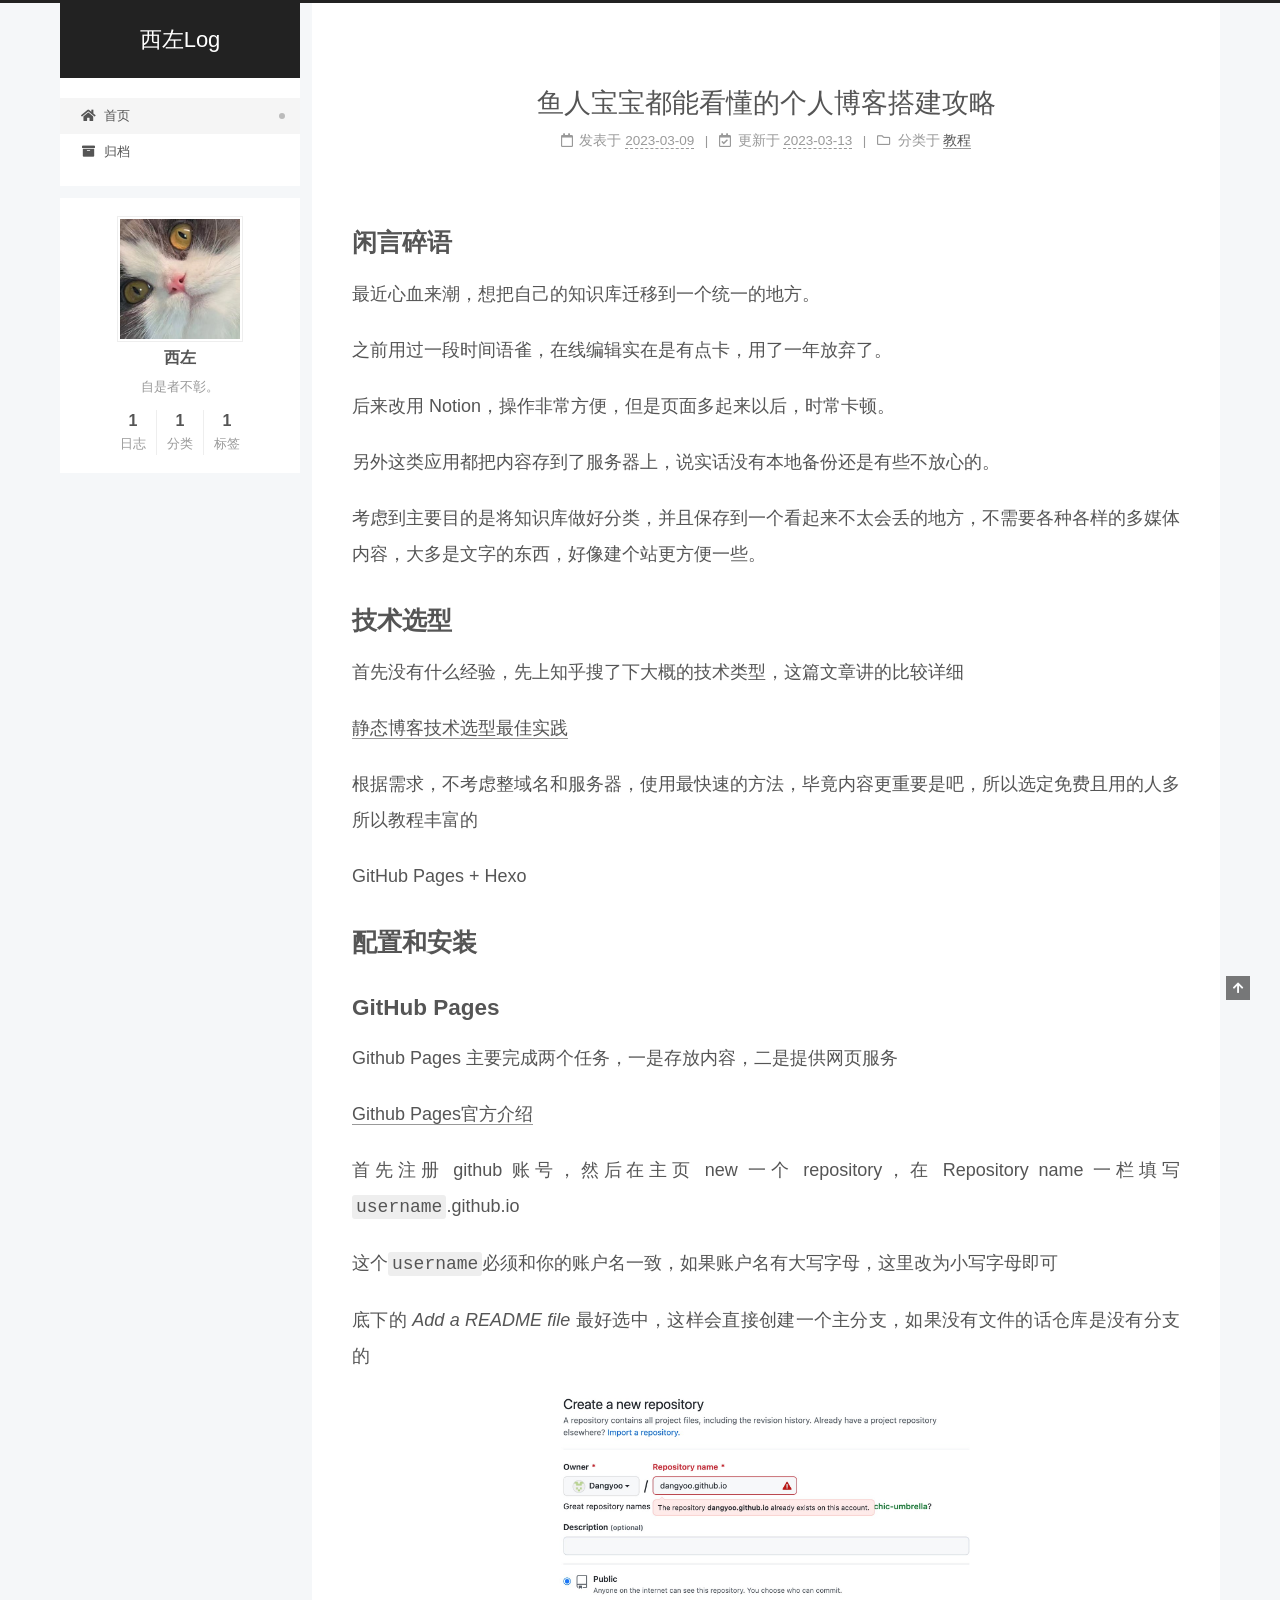
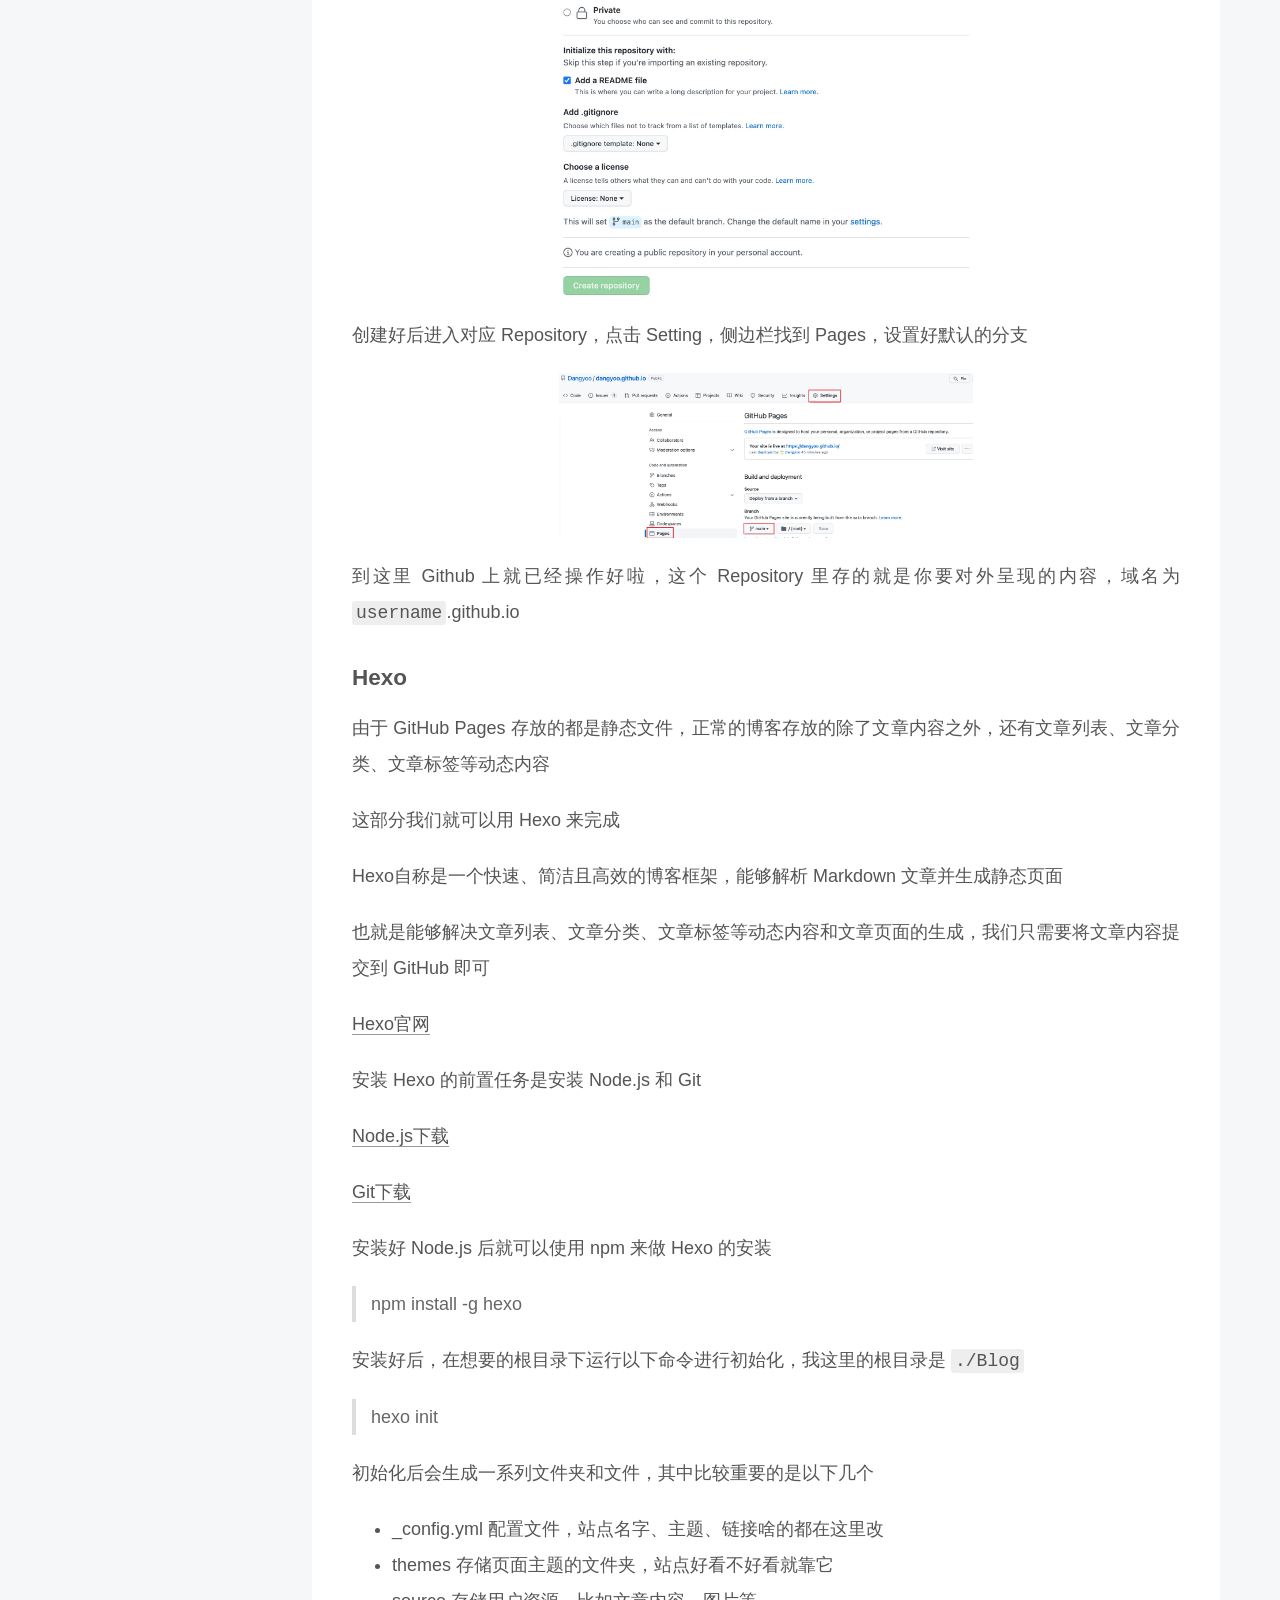
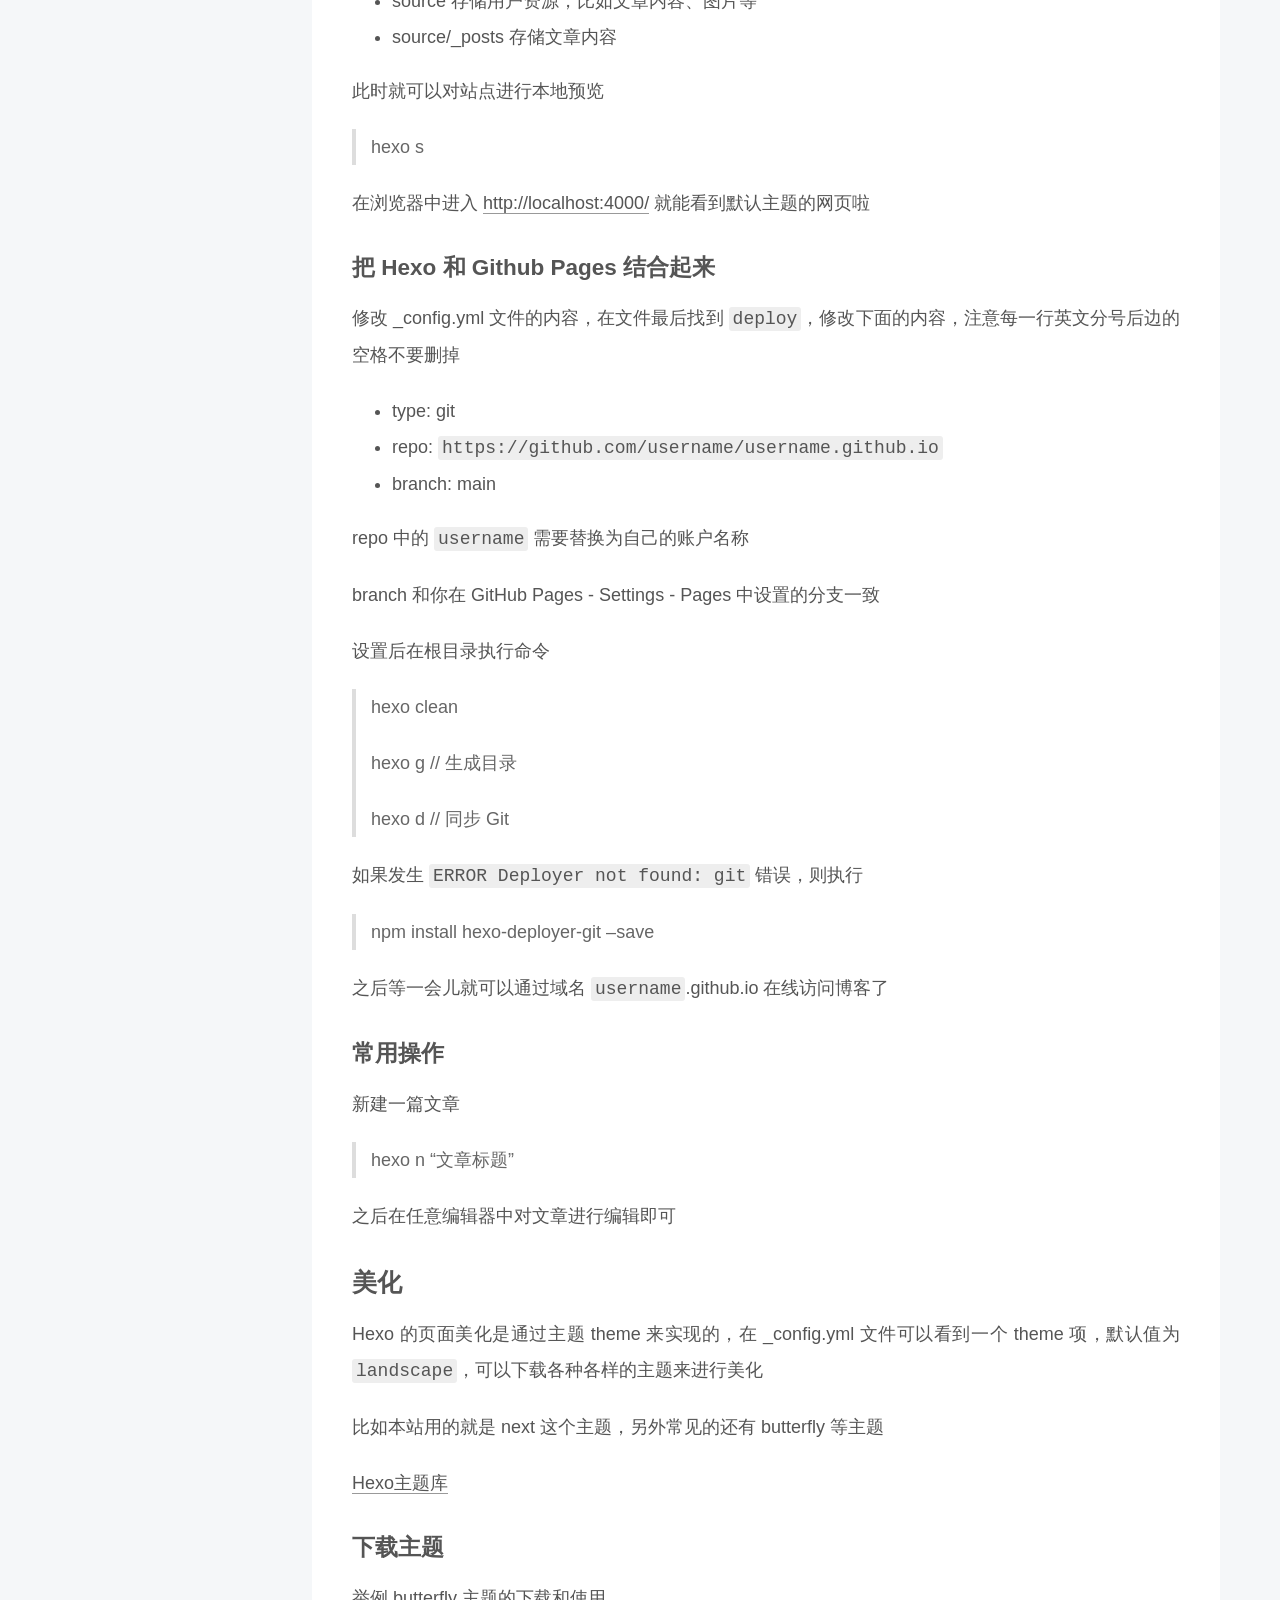
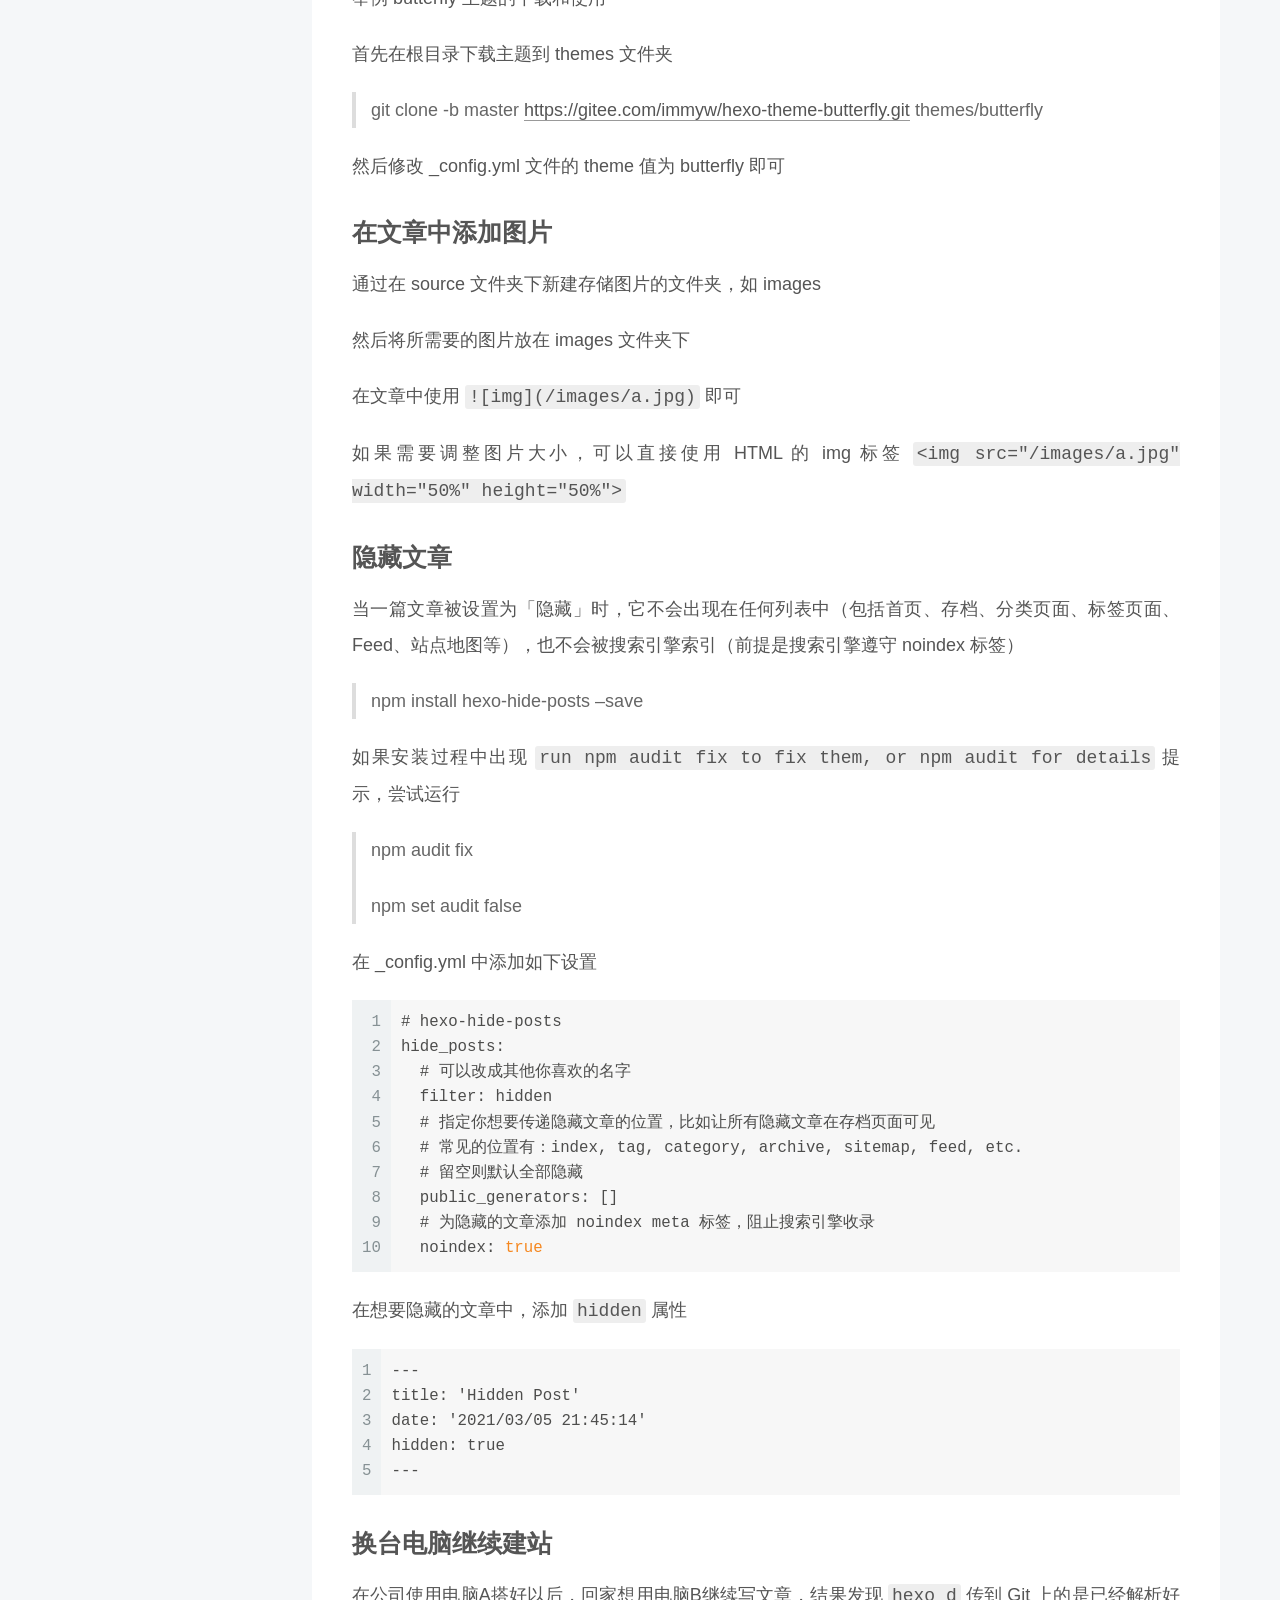
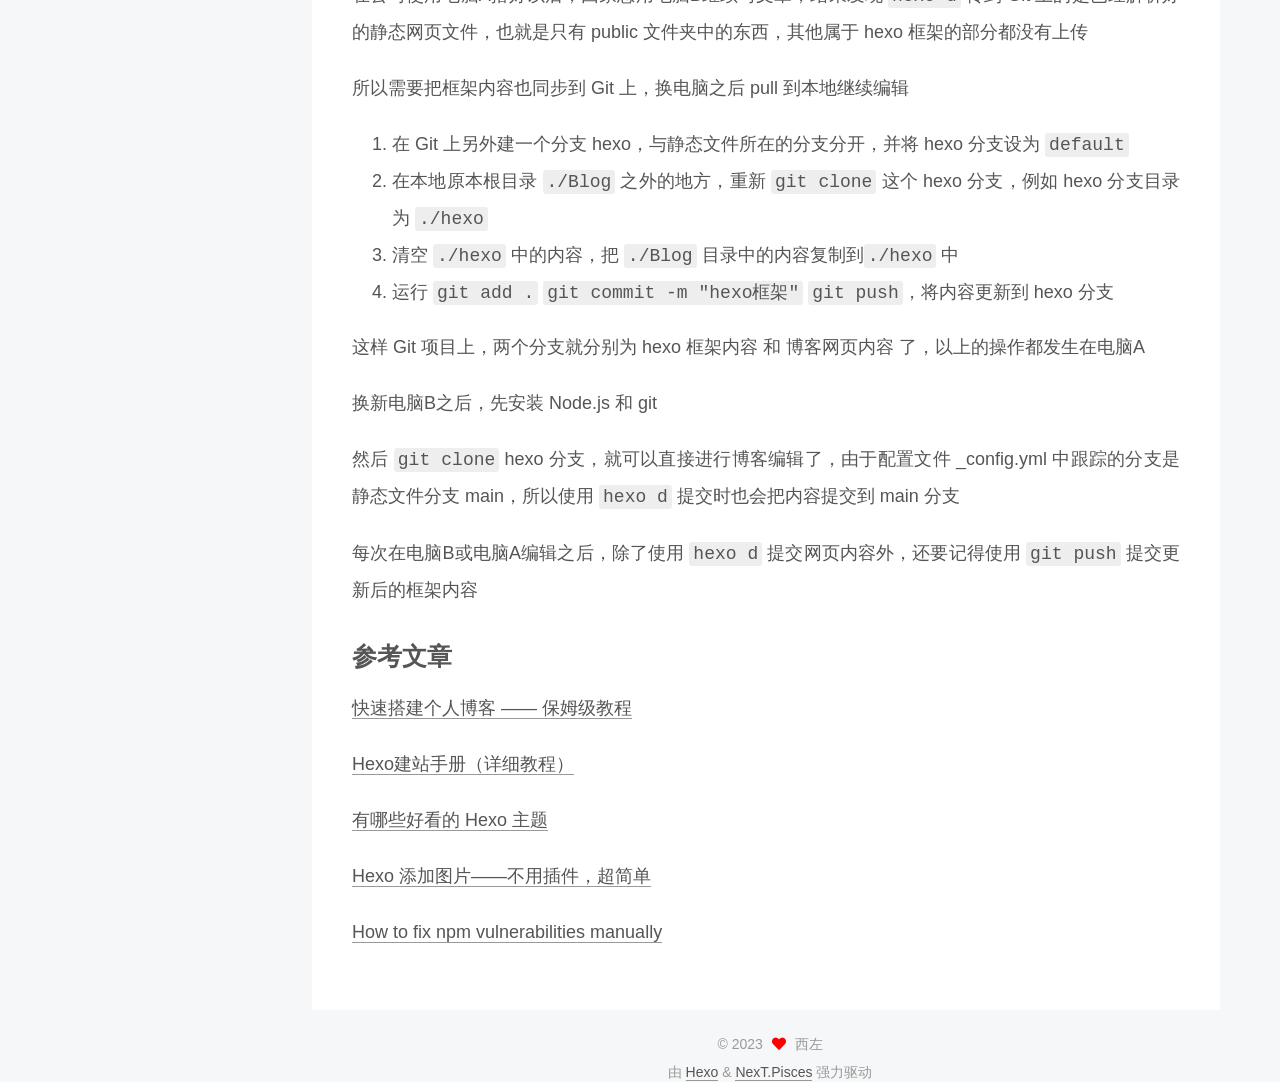
<file: index.html>
<!DOCTYPE html>
<html lang="zh-CN">
<head>
  <meta charset="UTF-8">
<meta name="viewport" content="width=device-width, initial-scale=1, maximum-scale=2">
<meta name="theme-color" content="#222">
<meta name="generator" content="Hexo 6.3.0">
  <link rel="apple-touch-icon" sizes="180x180" href="/images/apple-touch-icon-next.png">
  <link rel="icon" type="image/png" sizes="32x32" href="/images/favicon-32x32-next.png">
  <link rel="icon" type="image/png" sizes="16x16" href="/images/favicon-16x16-next.png">
  <link rel="mask-icon" href="/images/logo.svg" color="#222">

<link rel="stylesheet" href="/css/main.css">


<link rel="stylesheet" href="/lib/font-awesome/css/all.min.css">

<script id="hexo-configurations">
    var NexT = window.NexT || {};
    var CONFIG = {"hostname":"dangyoo.github.io","root":"/","scheme":"Pisces","version":"7.8.0","exturl":false,"sidebar":{"position":"left","display":"post","padding":18,"offset":12,"onmobile":false},"copycode":{"enable":false,"show_result":false,"style":null},"back2top":{"enable":true,"sidebar":false,"scrollpercent":false},"bookmark":{"enable":false,"color":"#222","save":"auto"},"fancybox":false,"mediumzoom":false,"lazyload":false,"pangu":false,"comments":{"style":"tabs","active":null,"storage":true,"lazyload":false,"nav":null},"algolia":{"hits":{"per_page":10},"labels":{"input_placeholder":"Search for Posts","hits_empty":"We didn't find any results for the search: ${query}","hits_stats":"${hits} results found in ${time} ms"}},"localsearch":{"enable":false,"trigger":"auto","top_n_per_article":1,"unescape":false,"preload":false},"motion":{"enable":true,"async":false,"transition":{"post_block":"fadeIn","post_header":"slideDownIn","post_body":"slideDownIn","coll_header":"slideLeftIn","sidebar":"slideUpIn"}}};
  </script>

  <meta name="description" content="自是者不彰。">
<meta property="og:type" content="website">
<meta property="og:title" content="西左Log">
<meta property="og:url" content="https://dangyoo.github.io/index.html">
<meta property="og:site_name" content="西左Log">
<meta property="og:description" content="自是者不彰。">
<meta property="og:locale" content="zh_CN">
<meta property="article:author" content="西左">
<meta name="twitter:card" content="summary">

<link rel="canonical" href="https://dangyoo.github.io/">


<script id="page-configurations">
  // https://hexo.io/docs/variables.html
  CONFIG.page = {
    sidebar: "",
    isHome : true,
    isPost : false,
    lang   : 'zh-CN'
  };
</script>

  <title>西左Log</title>
  


  <script>
    var _hmt = _hmt || [];
    (function() {
      var hm = document.createElement("script");
      hm.src = "https://hm.baidu.com/hm.js?15db7c636ac845c8c8fe0ca45dac6e54";
      var s = document.getElementsByTagName("script")[0];
      s.parentNode.insertBefore(hm, s);
    })();
  </script>




  <noscript>
  <style>
  .use-motion .brand,
  .use-motion .menu-item,
  .sidebar-inner,
  .use-motion .post-block,
  .use-motion .pagination,
  .use-motion .comments,
  .use-motion .post-header,
  .use-motion .post-body,
  .use-motion .collection-header { opacity: initial; }

  .use-motion .site-title,
  .use-motion .site-subtitle {
    opacity: initial;
    top: initial;
  }

  .use-motion .logo-line-before i { left: initial; }
  .use-motion .logo-line-after i { right: initial; }
  </style>
</noscript>

</head>

<body itemscope itemtype="http://schema.org/WebPage">
  <div class="container use-motion">
    <div class="headband"></div>

    <header class="header" itemscope itemtype="http://schema.org/WPHeader">
      <div class="header-inner"><div class="site-brand-container">
  <div class="site-nav-toggle">
    <div class="toggle" aria-label="切换导航栏">
      <span class="toggle-line toggle-line-first"></span>
      <span class="toggle-line toggle-line-middle"></span>
      <span class="toggle-line toggle-line-last"></span>
    </div>
  </div>

  <div class="site-meta">

    <a href="/" class="brand" rel="start">
      <span class="logo-line-before"><i></i></span>
      <h1 class="site-title">西左Log</h1>
      <span class="logo-line-after"><i></i></span>
    </a>
  </div>

  <div class="site-nav-right">
    <div class="toggle popup-trigger">
    </div>
  </div>
</div>




<nav class="site-nav">
  <ul id="menu" class="main-menu menu">
        <li class="menu-item menu-item-home">

    <a href="/" rel="section"><i class="fa fa-home fa-fw"></i>首页</a>

  </li>
        <li class="menu-item menu-item-archives">

    <a href="/archives/" rel="section"><i class="fa fa-archive fa-fw"></i>归档</a>

  </li>
  </ul>
</nav>




</div>
    </header>

    
  <div class="back-to-top">
    <i class="fa fa-arrow-up"></i>
    <span>0%</span>
  </div>


    <main class="main">
      <div class="main-inner">
        <div class="content-wrap">
          

          <div class="content index posts-expand">
            
      
  
  
  <article itemscope itemtype="http://schema.org/Article" class="post-block" lang="zh-CN">
    <link itemprop="mainEntityOfPage" href="https://dangyoo.github.io/2023/03/09/%E9%B1%BC%E4%BA%BA%E5%AE%9D%E5%AE%9D%E9%83%BD%E8%83%BD%E7%9C%8B%E6%87%82%E7%9A%84%E4%B8%AA%E4%BA%BA%E5%8D%9A%E5%AE%A2%E6%90%AD%E5%BB%BA%E6%94%BB%E7%95%A5/">

    <span hidden itemprop="author" itemscope itemtype="http://schema.org/Person">
      <meta itemprop="image" content="/images/avatar.jpeg">
      <meta itemprop="name" content="西左">
      <meta itemprop="description" content="自是者不彰。">
    </span>

    <span hidden itemprop="publisher" itemscope itemtype="http://schema.org/Organization">
      <meta itemprop="name" content="西左Log">
    </span>
      <header class="post-header">
        <h2 class="post-title" itemprop="name headline">
          
            <a href="/2023/03/09/%E9%B1%BC%E4%BA%BA%E5%AE%9D%E5%AE%9D%E9%83%BD%E8%83%BD%E7%9C%8B%E6%87%82%E7%9A%84%E4%B8%AA%E4%BA%BA%E5%8D%9A%E5%AE%A2%E6%90%AD%E5%BB%BA%E6%94%BB%E7%95%A5/" class="post-title-link" itemprop="url">鱼人宝宝都能看懂的个人博客搭建攻略</a>
        </h2>

        <div class="post-meta">
            <span class="post-meta-item">
              <span class="post-meta-item-icon">
                <i class="far fa-calendar"></i>
              </span>
              <span class="post-meta-item-text">发表于</span>

              <time title="创建时间：2023-03-09 15:17:10" itemprop="dateCreated datePublished" datetime="2023-03-09T15:17:10+08:00">2023-03-09</time>
            </span>
              <span class="post-meta-item">
                <span class="post-meta-item-icon">
                  <i class="far fa-calendar-check"></i>
                </span>
                <span class="post-meta-item-text">更新于</span>
                <time title="修改时间：2023-03-13 16:32:42" itemprop="dateModified" datetime="2023-03-13T16:32:42+08:00">2023-03-13</time>
              </span>
            <span class="post-meta-item">
              <span class="post-meta-item-icon">
                <i class="far fa-folder"></i>
              </span>
              <span class="post-meta-item-text">分类于</span>
                <span itemprop="about" itemscope itemtype="http://schema.org/Thing">
                  <a href="/categories/%E6%95%99%E7%A8%8B/" itemprop="url" rel="index"><span itemprop="name">教程</span></a>
                </span>
            </span>

          

        </div>
      </header>

    
    
    
    <div class="post-body" itemprop="articleBody">

      
          <h2 id="闲言碎语"><a href="#闲言碎语" class="headerlink" title="闲言碎语"></a>闲言碎语</h2><p>最近心血来潮，想把自己的知识库迁移到一个统一的地方。</p>
<p>之前用过一段时间语雀，在线编辑实在是有点卡，用了一年放弃了。</p>
<p>后来改用 Notion，操作非常方便，但是页面多起来以后，时常卡顿。</p>
<p>另外这类应用都把内容存到了服务器上，说实话没有本地备份还是有些不放心的。</p>
<p>考虑到主要目的是将知识库做好分类，并且保存到一个看起来不太会丢的地方，不需要各种各样的多媒体内容，大多是文字的东西，好像建个站更方便一些。</p>
<h2 id="技术选型"><a href="#技术选型" class="headerlink" title="技术选型"></a>技术选型</h2><p>首先没有什么经验，先上知乎搜了下大概的技术类型，这篇文章讲的比较详细</p>
<p><a target="_blank" rel="noopener" href="https://blog.osfpu.com/post/static-blog-best-solution/">静态博客技术选型最佳实践</a></p>
<p>根据需求，不考虑整域名和服务器，使用最快速的方法，毕竟内容更重要是吧，所以选定免费且用的人多所以教程丰富的</p>
<p>GitHub Pages + Hexo</p>
<h2 id="配置和安装"><a href="#配置和安装" class="headerlink" title="配置和安装"></a>配置和安装</h2><h3 id="GitHub-Pages"><a href="#GitHub-Pages" class="headerlink" title="GitHub Pages"></a>GitHub Pages</h3><p>Github Pages 主要完成两个任务，一是存放内容，二是提供网页服务</p>
<p><a target="_blank" rel="noopener" href="https://pages.github.com/">Github Pages官方介绍</a></p>
<p>首先注册 github 账号，然后在主页 new 一个 repository，在 Repository name 一栏填写 <code>username</code>.github.io</p>
<p>这个<code>username</code>必须和你的账户名一致，如果账户名有大写字母，这里改为小写字母即可</p>
<p>底下的 <em>Add a README file</em> 最好选中，这样会直接创建一个主分支，如果没有文件的话仓库是没有分支的</p>
<img src="/images/create_repository.jpg" width="50%" height="50%">

<p>创建好后进入对应 Repository，点击 Setting，侧边栏找到 Pages，设置好默认的分支</p>
<img src="/images/pages_setting.jpg" width="50%" height="50%">

<p>到这里 Github 上就已经操作好啦，这个 Repository 里存的就是你要对外呈现的内容，域名为 <code>username</code>.github.io</p>
<h3 id="Hexo"><a href="#Hexo" class="headerlink" title="Hexo"></a>Hexo</h3><p>由于 GitHub Pages 存放的都是静态文件，正常的博客存放的除了文章内容之外，还有文章列表、文章分类、文章标签等动态内容</p>
<p>这部分我们就可以用 Hexo 来完成</p>
<p>Hexo自称是一个快速、简洁且高效的博客框架，能够解析 Markdown 文章并生成静态页面</p>
<p>也就是能够解决文章列表、文章分类、文章标签等动态内容和文章页面的生成，我们只需要将文章内容提交到 GitHub 即可</p>
<p><a target="_blank" rel="noopener" href="https://hexo.io/zh-cn/">Hexo官网</a></p>
<p>安装 Hexo 的前置任务是安装 Node.js 和 Git</p>
<p><a target="_blank" rel="noopener" href="https://nodejs.org/en/">Node.js下载</a></p>
<p><a target="_blank" rel="noopener" href="https://git-scm.com/">Git下载</a></p>
<p>安装好 Node.js 后就可以使用 npm 来做 Hexo 的安装</p>
<blockquote>
<p>npm install -g hexo</p>
</blockquote>
<p>安装好后，在想要的根目录下运行以下命令进行初始化，我这里的根目录是 <code>./Blog</code></p>
<blockquote>
<p>hexo init</p>
</blockquote>
<p>初始化后会生成一系列文件夹和文件，其中比较重要的是以下几个</p>
<ul>
<li>_config.yml 配置文件，站点名字、主题、链接啥的都在这里改</li>
<li>themes 存储页面主题的文件夹，站点好看不好看就靠它</li>
<li>source 存储用户资源，比如文章内容、图片等</li>
<li>source&#x2F;_posts 存储文章内容</li>
</ul>
<p>此时就可以对站点进行本地预览</p>
<blockquote>
<p>hexo s</p>
</blockquote>
<p>在浏览器中进入 <a target="_blank" rel="noopener" href="http://localhost:4000/">http://localhost:4000/</a> 就能看到默认主题的网页啦</p>
<h3 id="把-Hexo-和-Github-Pages-结合起来"><a href="#把-Hexo-和-Github-Pages-结合起来" class="headerlink" title="把 Hexo 和 Github Pages 结合起来"></a>把 Hexo 和 Github Pages 结合起来</h3><p>修改 _config.yml 文件的内容，在文件最后找到 <code>deploy</code>，修改下面的内容，注意每一行英文分号后边的空格不要删掉</p>
<ul>
<li>type: git</li>
<li>repo: <code>https://github.com/username/username.github.io</code></li>
<li>branch: main</li>
</ul>
<p>repo 中的 <code>username</code> 需要替换为自己的账户名称</p>
<p>branch 和你在 GitHub Pages - Settings - Pages 中设置的分支一致</p>
<p>设置后在根目录执行命令</p>
<blockquote>
<p>hexo clean</p>
<p>hexo g  &#x2F;&#x2F; 生成目录</p>
<p>hexo d  &#x2F;&#x2F; 同步 Git</p>
</blockquote>
<p>如果发生 <code>ERROR Deployer not found: git</code> 错误，则执行</p>
<blockquote>
<p>npm install hexo-deployer-git –save</p>
</blockquote>
<p>之后等一会儿就可以通过域名 <code>username</code>.github.io 在线访问博客了</p>
<h3 id="常用操作"><a href="#常用操作" class="headerlink" title="常用操作"></a>常用操作</h3><p>新建一篇文章</p>
<blockquote>
<p>hexo n “文章标题”</p>
</blockquote>
<p>之后在任意编辑器中对文章进行编辑即可</p>
<h2 id="美化"><a href="#美化" class="headerlink" title="美化"></a>美化</h2><p>Hexo 的页面美化是通过主题 theme 来实现的，在 _config.yml 文件可以看到一个 theme 项，默认值为 <code>landscape</code>，可以下载各种各样的主题来进行美化</p>
<p>比如本站用的就是 next 这个主题，另外常见的还有 butterfly 等主题</p>
<p><a target="_blank" rel="noopener" href="https://hexo.io/themes/">Hexo主题库</a></p>
<h3 id="下载主题"><a href="#下载主题" class="headerlink" title="下载主题"></a>下载主题</h3><p>举例 butterfly 主题的下载和使用</p>
<p>首先在根目录下载主题到 themes 文件夹</p>
<blockquote>
<p>git clone -b master <a target="_blank" rel="noopener" href="https://gitee.com/immyw/hexo-theme-butterfly.git">https://gitee.com/immyw/hexo-theme-butterfly.git</a> themes&#x2F;butterfly</p>
</blockquote>
<p>然后修改 _config.yml 文件的 theme 值为 butterfly 即可</p>
<h2 id="在文章中添加图片"><a href="#在文章中添加图片" class="headerlink" title="在文章中添加图片"></a>在文章中添加图片</h2><p>通过在 source 文件夹下新建存储图片的文件夹，如 images</p>
<p>然后将所需要的图片放在 images 文件夹下</p>
<p>在文章中使用 <code>![img](/images/a.jpg)</code> 即可</p>
<p>如果需要调整图片大小，可以直接使用 HTML 的 img 标签 <code>&lt;img src=&quot;/images/a.jpg&quot; width=&quot;50%&quot; height=&quot;50%&quot;&gt;</code></p>
<h2 id="隐藏文章"><a href="#隐藏文章" class="headerlink" title="隐藏文章"></a>隐藏文章</h2><p>当一篇文章被设置为「隐藏」时，它不会出现在任何列表中（包括首页、存档、分类页面、标签页面、Feed、站点地图等），也不会被搜索引擎索引（前提是搜索引擎遵守 noindex 标签）</p>
<blockquote>
<p>npm install hexo-hide-posts –save</p>
</blockquote>
<p>如果安装过程中出现 <code>run npm audit fix to fix them, or npm audit for details</code> 提示，尝试运行</p>
<blockquote>
<p>npm audit fix</p>
<p>npm set audit false</p>
</blockquote>
<p>在 _config.yml 中添加如下设置</p>
<figure class="highlight js"><table><tr><td class="gutter"><pre><span class="line">1</span><br><span class="line">2</span><br><span class="line">3</span><br><span class="line">4</span><br><span class="line">5</span><br><span class="line">6</span><br><span class="line">7</span><br><span class="line">8</span><br><span class="line">9</span><br><span class="line">10</span><br></pre></td><td class="code"><pre><span class="line"># hexo-hide-posts</span><br><span class="line"><span class="attr">hide_posts</span>:</span><br><span class="line">  # 可以改成其他你喜欢的名字</span><br><span class="line">  <span class="attr">filter</span>: hidden</span><br><span class="line">  # 指定你想要传递隐藏文章的位置，比如让所有隐藏文章在存档页面可见</span><br><span class="line">  # 常见的位置有：index, tag, category, archive, sitemap, feed, etc.</span><br><span class="line">  # 留空则默认全部隐藏</span><br><span class="line">  <span class="attr">public_generators</span>: []</span><br><span class="line">  # 为隐藏的文章添加 noindex meta 标签，阻止搜索引擎收录</span><br><span class="line">  <span class="attr">noindex</span>: <span class="literal">true</span></span><br></pre></td></tr></table></figure>

<p>在想要隐藏的文章中，添加 <code>hidden</code> 属性</p>
<figure class="highlight markdown"><table><tr><td class="gutter"><pre><span class="line">1</span><br><span class="line">2</span><br><span class="line">3</span><br><span class="line">4</span><br><span class="line">5</span><br></pre></td><td class="code"><pre><span class="line">---</span><br><span class="line">title: &#x27;Hidden Post&#x27;</span><br><span class="line">date: &#x27;2021/03/05 21:45:14&#x27;</span><br><span class="line"><span class="section">hidden: true</span></span><br><span class="line"><span class="section">---</span></span><br></pre></td></tr></table></figure>

<h2 id="换台电脑继续建站"><a href="#换台电脑继续建站" class="headerlink" title="换台电脑继续建站"></a>换台电脑继续建站</h2><p>在公司使用电脑A搭好以后，回家想用电脑B继续写文章，结果发现 <code>hexo d</code> 传到 Git 上的是已经解析好的静态网页文件，也就是只有 public 文件夹中的东西，其他属于 hexo 框架的部分都没有上传</p>
<p>所以需要把框架内容也同步到 Git 上，换电脑之后 pull 到本地继续编辑</p>
<ol>
<li>在 Git 上另外建一个分支 hexo，与静态文件所在的分支分开，并将 hexo 分支设为 <code>default</code></li>
<li>在本地原本根目录 <code>./Blog</code> 之外的地方，重新 <code>git clone</code> 这个 hexo 分支，例如 hexo 分支目录为 <code>./hexo</code></li>
<li>清空 <code>./hexo</code> 中的内容，把 <code>./Blog</code> 目录中的内容复制到<code>./hexo</code> 中</li>
<li>运行 <code>git add .</code> <code>git commit -m &quot;hexo框架&quot;</code> <code>git push</code>，将内容更新到 hexo 分支</li>
</ol>
<p>这样 Git 项目上，两个分支就分别为 hexo 框架内容 和 博客网页内容 了，以上的操作都发生在电脑A</p>
<p>换新电脑B之后，先安装 Node.js 和 git</p>
<p>然后 <code>git clone</code> hexo 分支，就可以直接进行博客编辑了，由于配置文件 _config.yml 中跟踪的分支是静态文件分支 main，所以使用 <code>hexo d</code> 提交时也会把内容提交到 main 分支</p>
<p>每次在电脑B或电脑A编辑之后，除了使用 <code>hexo d</code> 提交网页内容外，还要记得使用 <code>git push</code> 提交更新后的框架内容</p>
<h2 id="参考文章"><a href="#参考文章" class="headerlink" title="参考文章"></a>参考文章</h2><p><a target="_blank" rel="noopener" href="https://pdpeng.github.io/2022/01/19/setup-personal-blog/">快速搭建个人博客 —— 保姆级教程</a></p>
<p><a target="_blank" rel="noopener" href="https://zhuanlan.zhihu.com/p/144722437">Hexo建站手册（详细教程）</a></p>
<p><a target="_blank" rel="noopener" href="https://www.zhihu.com/question/24422335">有哪些好看的 Hexo 主题</a></p>
<p><a target="_blank" rel="noopener" href="https://blog.csdn.net/Miracle_ps/article/details/114791335">Hexo 添加图片——不用插件，超简单</a></p>
<p><a target="_blank" rel="noopener" href="https://stackoverflow.com/questions/51377148/how-to-fix-npm-vulnerabilities-manually">How to fix npm vulnerabilities manually</a></p>

      
    </div>

    
    
    
      <footer class="post-footer">
        <div class="post-eof"></div>
      </footer>
  </article>
  
  
  


  



          </div>
          

<script>
  window.addEventListener('tabs:register', () => {
    let { activeClass } = CONFIG.comments;
    if (CONFIG.comments.storage) {
      activeClass = localStorage.getItem('comments_active') || activeClass;
    }
    if (activeClass) {
      let activeTab = document.querySelector(`a[href="#comment-${activeClass}"]`);
      if (activeTab) {
        activeTab.click();
      }
    }
  });
  if (CONFIG.comments.storage) {
    window.addEventListener('tabs:click', event => {
      if (!event.target.matches('.tabs-comment .tab-content .tab-pane')) return;
      let commentClass = event.target.classList[1];
      localStorage.setItem('comments_active', commentClass);
    });
  }
</script>

        </div>
          
  
  <div class="toggle sidebar-toggle">
    <span class="toggle-line toggle-line-first"></span>
    <span class="toggle-line toggle-line-middle"></span>
    <span class="toggle-line toggle-line-last"></span>
  </div>

  <aside class="sidebar">
    <div class="sidebar-inner">

      <ul class="sidebar-nav motion-element">
        <li class="sidebar-nav-toc">
          文章目录
        </li>
        <li class="sidebar-nav-overview">
          站点概览
        </li>
      </ul>

      <!--noindex-->
      <div class="post-toc-wrap sidebar-panel">
      </div>
      <!--/noindex-->

      <div class="site-overview-wrap sidebar-panel">
        <div class="site-author motion-element" itemprop="author" itemscope itemtype="http://schema.org/Person">
    <img class="site-author-image" itemprop="image" alt="西左"
      src="/images/avatar.jpeg">
  <p class="site-author-name" itemprop="name">西左</p>
  <div class="site-description" itemprop="description">自是者不彰。</div>
</div>
<div class="site-state-wrap motion-element">
  <nav class="site-state">
      <div class="site-state-item site-state-posts">
          <a href="/archives/">
        
          <span class="site-state-item-count">1</span>
          <span class="site-state-item-name">日志</span>
        </a>
      </div>
      <div class="site-state-item site-state-categories">
        <span class="site-state-item-count">1</span>
        <span class="site-state-item-name">分类</span>
      </div>
      <div class="site-state-item site-state-tags">
        <span class="site-state-item-count">1</span>
        <span class="site-state-item-name">标签</span>
      </div>
  </nav>
</div>



      </div>

    </div>
  </aside>
  <div id="sidebar-dimmer"></div>


      </div>
    </main>

    <footer class="footer">
      <div class="footer-inner">
        

        

<div class="copyright">
  
  &copy; 
  <span itemprop="copyrightYear">2023</span>
  <span class="with-love">
    <i class="fa fa-heart"></i>
  </span>
  <span class="author" itemprop="copyrightHolder">西左</span>
</div>
  <div class="powered-by">由 <a href="https://hexo.io/" class="theme-link" rel="noopener" target="_blank">Hexo</a> & <a href="https://pisces.theme-next.org/" class="theme-link" rel="noopener" target="_blank">NexT.Pisces</a> 强力驱动
  </div>

        








      </div>
    </footer>
  </div>

  
  <script src="/lib/anime.min.js"></script>
  <script src="/lib/velocity/velocity.min.js"></script>
  <script src="/lib/velocity/velocity.ui.min.js"></script>

<script src="/js/utils.js"></script>

<script src="/js/motion.js"></script>


<script src="/js/schemes/pisces.js"></script>


<script src="/js/next-boot.js"></script>




  















  

  

</body>
</html>
</file>
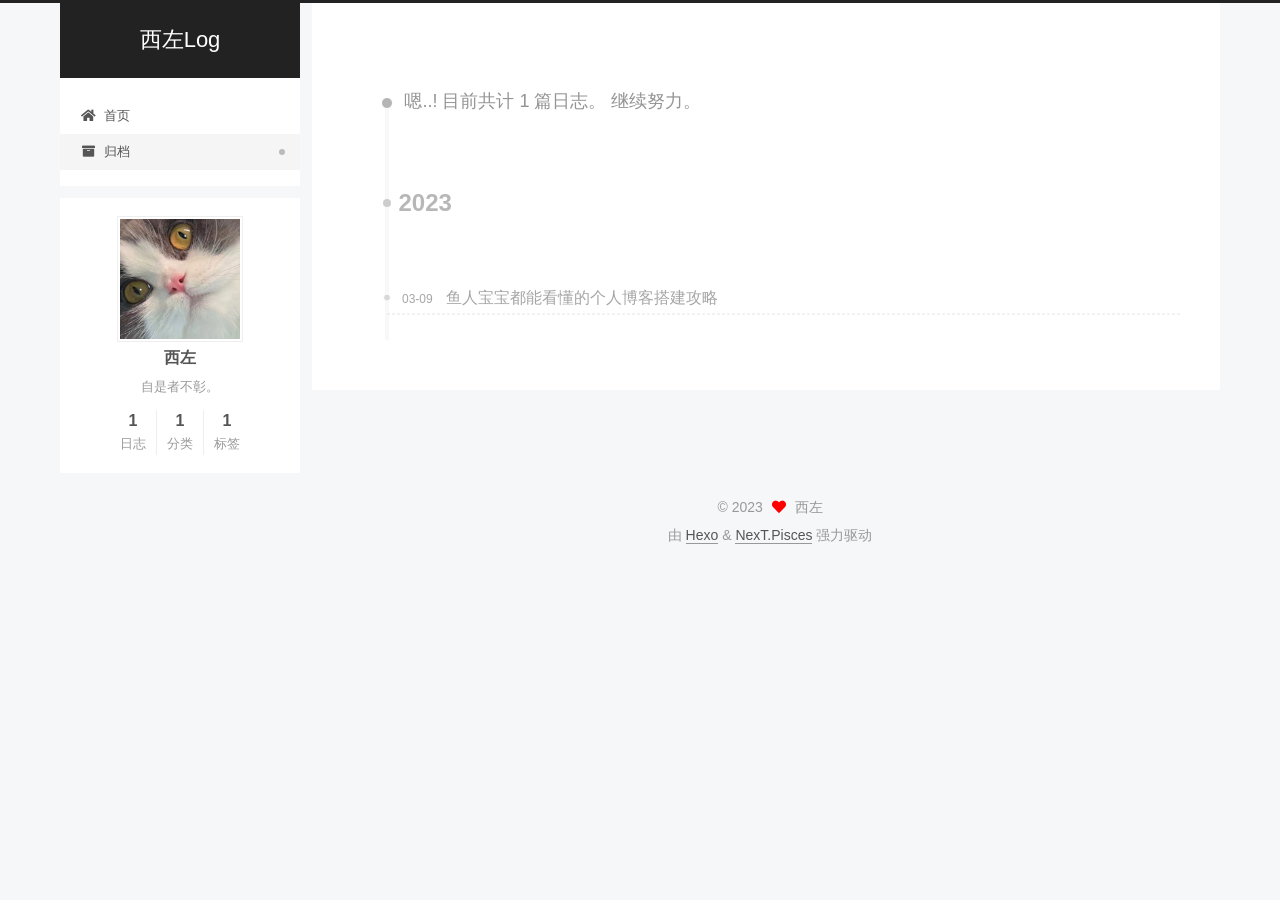
<file: archives/index.html>
<!DOCTYPE html>
<html lang="zh-CN">
<head>
  <meta charset="UTF-8">
<meta name="viewport" content="width=device-width, initial-scale=1, maximum-scale=2">
<meta name="theme-color" content="#222">
<meta name="generator" content="Hexo 6.3.0">
  <link rel="apple-touch-icon" sizes="180x180" href="/images/apple-touch-icon-next.png">
  <link rel="icon" type="image/png" sizes="32x32" href="/images/favicon-32x32-next.png">
  <link rel="icon" type="image/png" sizes="16x16" href="/images/favicon-16x16-next.png">
  <link rel="mask-icon" href="/images/logo.svg" color="#222">

<link rel="stylesheet" href="/css/main.css">


<link rel="stylesheet" href="/lib/font-awesome/css/all.min.css">

<script id="hexo-configurations">
    var NexT = window.NexT || {};
    var CONFIG = {"hostname":"dangyoo.github.io","root":"/","scheme":"Pisces","version":"7.8.0","exturl":false,"sidebar":{"position":"left","display":"post","padding":18,"offset":12,"onmobile":false},"copycode":{"enable":false,"show_result":false,"style":null},"back2top":{"enable":true,"sidebar":false,"scrollpercent":false},"bookmark":{"enable":false,"color":"#222","save":"auto"},"fancybox":false,"mediumzoom":false,"lazyload":false,"pangu":false,"comments":{"style":"tabs","active":null,"storage":true,"lazyload":false,"nav":null},"algolia":{"hits":{"per_page":10},"labels":{"input_placeholder":"Search for Posts","hits_empty":"We didn't find any results for the search: ${query}","hits_stats":"${hits} results found in ${time} ms"}},"localsearch":{"enable":false,"trigger":"auto","top_n_per_article":1,"unescape":false,"preload":false},"motion":{"enable":true,"async":false,"transition":{"post_block":"fadeIn","post_header":"slideDownIn","post_body":"slideDownIn","coll_header":"slideLeftIn","sidebar":"slideUpIn"}}};
  </script>

  <meta name="description" content="自是者不彰。">
<meta property="og:type" content="website">
<meta property="og:title" content="西左Log">
<meta property="og:url" content="https://dangyoo.github.io/archives/index.html">
<meta property="og:site_name" content="西左Log">
<meta property="og:description" content="自是者不彰。">
<meta property="og:locale" content="zh_CN">
<meta property="article:author" content="西左">
<meta name="twitter:card" content="summary">

<link rel="canonical" href="https://dangyoo.github.io/archives/">


<script id="page-configurations">
  // https://hexo.io/docs/variables.html
  CONFIG.page = {
    sidebar: "",
    isHome : false,
    isPost : false,
    lang   : 'zh-CN'
  };
</script>

  <title>归档 | 西左Log</title>
  


  <script>
    var _hmt = _hmt || [];
    (function() {
      var hm = document.createElement("script");
      hm.src = "https://hm.baidu.com/hm.js?15db7c636ac845c8c8fe0ca45dac6e54";
      var s = document.getElementsByTagName("script")[0];
      s.parentNode.insertBefore(hm, s);
    })();
  </script>




  <noscript>
  <style>
  .use-motion .brand,
  .use-motion .menu-item,
  .sidebar-inner,
  .use-motion .post-block,
  .use-motion .pagination,
  .use-motion .comments,
  .use-motion .post-header,
  .use-motion .post-body,
  .use-motion .collection-header { opacity: initial; }

  .use-motion .site-title,
  .use-motion .site-subtitle {
    opacity: initial;
    top: initial;
  }

  .use-motion .logo-line-before i { left: initial; }
  .use-motion .logo-line-after i { right: initial; }
  </style>
</noscript>

</head>

<body itemscope itemtype="http://schema.org/WebPage">
  <div class="container use-motion">
    <div class="headband"></div>

    <header class="header" itemscope itemtype="http://schema.org/WPHeader">
      <div class="header-inner"><div class="site-brand-container">
  <div class="site-nav-toggle">
    <div class="toggle" aria-label="切换导航栏">
      <span class="toggle-line toggle-line-first"></span>
      <span class="toggle-line toggle-line-middle"></span>
      <span class="toggle-line toggle-line-last"></span>
    </div>
  </div>

  <div class="site-meta">

    <a href="/" class="brand" rel="start">
      <span class="logo-line-before"><i></i></span>
      <h1 class="site-title">西左Log</h1>
      <span class="logo-line-after"><i></i></span>
    </a>
  </div>

  <div class="site-nav-right">
    <div class="toggle popup-trigger">
    </div>
  </div>
</div>




<nav class="site-nav">
  <ul id="menu" class="main-menu menu">
        <li class="menu-item menu-item-home">

    <a href="/" rel="section"><i class="fa fa-home fa-fw"></i>首页</a>

  </li>
        <li class="menu-item menu-item-archives">

    <a href="/archives/" rel="section"><i class="fa fa-archive fa-fw"></i>归档</a>

  </li>
  </ul>
</nav>




</div>
    </header>

    
  <div class="back-to-top">
    <i class="fa fa-arrow-up"></i>
    <span>0%</span>
  </div>


    <main class="main">
      <div class="main-inner">
        <div class="content-wrap">
          

          <div class="content archive">
            

  
  
  
  <div class="post-block">
    <div class="posts-collapse">
      <div class="collection-title">
        <span class="collection-header">嗯..! 目前共计 1 篇日志。 继续努力。</span>
      </div>

      
    <div class="collection-year">
      <span class="collection-header">2023</span>
    </div>

  <article itemscope itemtype="http://schema.org/Article">
    <header class="post-header">

      <div class="post-meta">
        <time itemprop="dateCreated"
              datetime="2023-03-09T15:17:10+08:00"
              content="2023-03-09">
          03-09
        </time>
      </div>

      <div class="post-title">
          <a class="post-title-link" href="/2023/03/09/%E9%B1%BC%E4%BA%BA%E5%AE%9D%E5%AE%9D%E9%83%BD%E8%83%BD%E7%9C%8B%E6%87%82%E7%9A%84%E4%B8%AA%E4%BA%BA%E5%8D%9A%E5%AE%A2%E6%90%AD%E5%BB%BA%E6%94%BB%E7%95%A5/" itemprop="url">
            <span itemprop="name">鱼人宝宝都能看懂的个人博客搭建攻略</span>
          </a>
      </div>

    </header>
  </article>


    </div>
  </div>
  
  
  

  



          </div>
          

<script>
  window.addEventListener('tabs:register', () => {
    let { activeClass } = CONFIG.comments;
    if (CONFIG.comments.storage) {
      activeClass = localStorage.getItem('comments_active') || activeClass;
    }
    if (activeClass) {
      let activeTab = document.querySelector(`a[href="#comment-${activeClass}"]`);
      if (activeTab) {
        activeTab.click();
      }
    }
  });
  if (CONFIG.comments.storage) {
    window.addEventListener('tabs:click', event => {
      if (!event.target.matches('.tabs-comment .tab-content .tab-pane')) return;
      let commentClass = event.target.classList[1];
      localStorage.setItem('comments_active', commentClass);
    });
  }
</script>

        </div>
          
  
  <div class="toggle sidebar-toggle">
    <span class="toggle-line toggle-line-first"></span>
    <span class="toggle-line toggle-line-middle"></span>
    <span class="toggle-line toggle-line-last"></span>
  </div>

  <aside class="sidebar">
    <div class="sidebar-inner">

      <ul class="sidebar-nav motion-element">
        <li class="sidebar-nav-toc">
          文章目录
        </li>
        <li class="sidebar-nav-overview">
          站点概览
        </li>
      </ul>

      <!--noindex-->
      <div class="post-toc-wrap sidebar-panel">
      </div>
      <!--/noindex-->

      <div class="site-overview-wrap sidebar-panel">
        <div class="site-author motion-element" itemprop="author" itemscope itemtype="http://schema.org/Person">
    <img class="site-author-image" itemprop="image" alt="西左"
      src="/images/avatar.jpeg">
  <p class="site-author-name" itemprop="name">西左</p>
  <div class="site-description" itemprop="description">自是者不彰。</div>
</div>
<div class="site-state-wrap motion-element">
  <nav class="site-state">
      <div class="site-state-item site-state-posts">
          <a href="/archives/">
        
          <span class="site-state-item-count">1</span>
          <span class="site-state-item-name">日志</span>
        </a>
      </div>
      <div class="site-state-item site-state-categories">
        <span class="site-state-item-count">1</span>
        <span class="site-state-item-name">分类</span>
      </div>
      <div class="site-state-item site-state-tags">
        <span class="site-state-item-count">1</span>
        <span class="site-state-item-name">标签</span>
      </div>
  </nav>
</div>



      </div>

    </div>
  </aside>
  <div id="sidebar-dimmer"></div>


      </div>
    </main>

    <footer class="footer">
      <div class="footer-inner">
        

        

<div class="copyright">
  
  &copy; 
  <span itemprop="copyrightYear">2023</span>
  <span class="with-love">
    <i class="fa fa-heart"></i>
  </span>
  <span class="author" itemprop="copyrightHolder">西左</span>
</div>
  <div class="powered-by">由 <a href="https://hexo.io/" class="theme-link" rel="noopener" target="_blank">Hexo</a> & <a href="https://pisces.theme-next.org/" class="theme-link" rel="noopener" target="_blank">NexT.Pisces</a> 强力驱动
  </div>

        








      </div>
    </footer>
  </div>

  
  <script src="/lib/anime.min.js"></script>
  <script src="/lib/velocity/velocity.min.js"></script>
  <script src="/lib/velocity/velocity.ui.min.js"></script>

<script src="/js/utils.js"></script>

<script src="/js/motion.js"></script>


<script src="/js/schemes/pisces.js"></script>


<script src="/js/next-boot.js"></script>




  















  

  

</body>
</html>
</file>
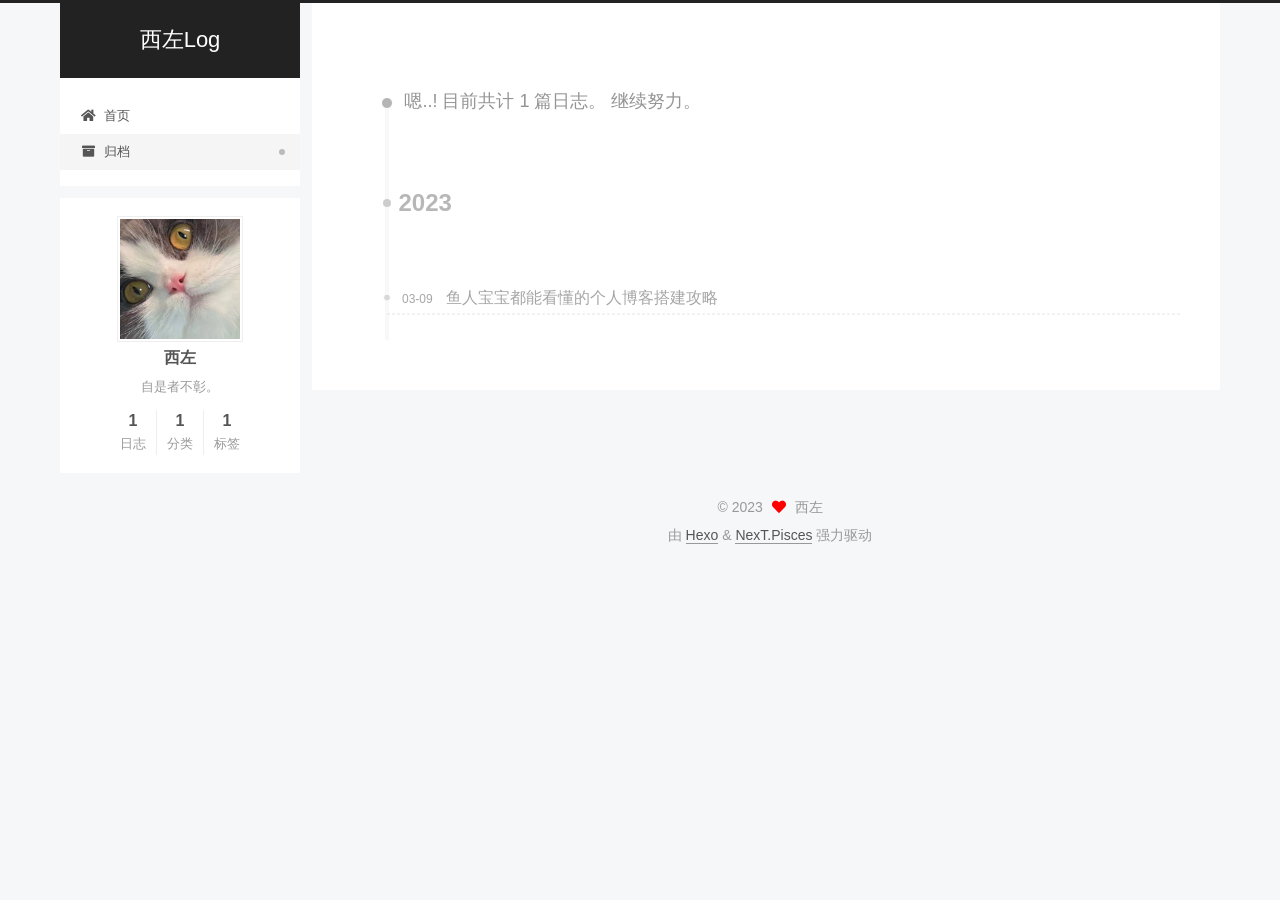
<file: archives/2023/index.html>
<!DOCTYPE html>
<html lang="zh-CN">
<head>
  <meta charset="UTF-8">
<meta name="viewport" content="width=device-width, initial-scale=1, maximum-scale=2">
<meta name="theme-color" content="#222">
<meta name="generator" content="Hexo 6.3.0">
  <link rel="apple-touch-icon" sizes="180x180" href="/images/apple-touch-icon-next.png">
  <link rel="icon" type="image/png" sizes="32x32" href="/images/favicon-32x32-next.png">
  <link rel="icon" type="image/png" sizes="16x16" href="/images/favicon-16x16-next.png">
  <link rel="mask-icon" href="/images/logo.svg" color="#222">

<link rel="stylesheet" href="/css/main.css">


<link rel="stylesheet" href="/lib/font-awesome/css/all.min.css">

<script id="hexo-configurations">
    var NexT = window.NexT || {};
    var CONFIG = {"hostname":"dangyoo.github.io","root":"/","scheme":"Pisces","version":"7.8.0","exturl":false,"sidebar":{"position":"left","display":"post","padding":18,"offset":12,"onmobile":false},"copycode":{"enable":false,"show_result":false,"style":null},"back2top":{"enable":true,"sidebar":false,"scrollpercent":false},"bookmark":{"enable":false,"color":"#222","save":"auto"},"fancybox":false,"mediumzoom":false,"lazyload":false,"pangu":false,"comments":{"style":"tabs","active":null,"storage":true,"lazyload":false,"nav":null},"algolia":{"hits":{"per_page":10},"labels":{"input_placeholder":"Search for Posts","hits_empty":"We didn't find any results for the search: ${query}","hits_stats":"${hits} results found in ${time} ms"}},"localsearch":{"enable":false,"trigger":"auto","top_n_per_article":1,"unescape":false,"preload":false},"motion":{"enable":true,"async":false,"transition":{"post_block":"fadeIn","post_header":"slideDownIn","post_body":"slideDownIn","coll_header":"slideLeftIn","sidebar":"slideUpIn"}}};
  </script>

  <meta name="description" content="自是者不彰。">
<meta property="og:type" content="website">
<meta property="og:title" content="西左Log">
<meta property="og:url" content="https://dangyoo.github.io/archives/2023/index.html">
<meta property="og:site_name" content="西左Log">
<meta property="og:description" content="自是者不彰。">
<meta property="og:locale" content="zh_CN">
<meta property="article:author" content="西左">
<meta name="twitter:card" content="summary">

<link rel="canonical" href="https://dangyoo.github.io/archives/2023/">


<script id="page-configurations">
  // https://hexo.io/docs/variables.html
  CONFIG.page = {
    sidebar: "",
    isHome : false,
    isPost : false,
    lang   : 'zh-CN'
  };
</script>

  <title>归档 | 西左Log</title>
  


  <script>
    var _hmt = _hmt || [];
    (function() {
      var hm = document.createElement("script");
      hm.src = "https://hm.baidu.com/hm.js?15db7c636ac845c8c8fe0ca45dac6e54";
      var s = document.getElementsByTagName("script")[0];
      s.parentNode.insertBefore(hm, s);
    })();
  </script>




  <noscript>
  <style>
  .use-motion .brand,
  .use-motion .menu-item,
  .sidebar-inner,
  .use-motion .post-block,
  .use-motion .pagination,
  .use-motion .comments,
  .use-motion .post-header,
  .use-motion .post-body,
  .use-motion .collection-header { opacity: initial; }

  .use-motion .site-title,
  .use-motion .site-subtitle {
    opacity: initial;
    top: initial;
  }

  .use-motion .logo-line-before i { left: initial; }
  .use-motion .logo-line-after i { right: initial; }
  </style>
</noscript>

</head>

<body itemscope itemtype="http://schema.org/WebPage">
  <div class="container use-motion">
    <div class="headband"></div>

    <header class="header" itemscope itemtype="http://schema.org/WPHeader">
      <div class="header-inner"><div class="site-brand-container">
  <div class="site-nav-toggle">
    <div class="toggle" aria-label="切换导航栏">
      <span class="toggle-line toggle-line-first"></span>
      <span class="toggle-line toggle-line-middle"></span>
      <span class="toggle-line toggle-line-last"></span>
    </div>
  </div>

  <div class="site-meta">

    <a href="/" class="brand" rel="start">
      <span class="logo-line-before"><i></i></span>
      <h1 class="site-title">西左Log</h1>
      <span class="logo-line-after"><i></i></span>
    </a>
  </div>

  <div class="site-nav-right">
    <div class="toggle popup-trigger">
    </div>
  </div>
</div>




<nav class="site-nav">
  <ul id="menu" class="main-menu menu">
        <li class="menu-item menu-item-home">

    <a href="/" rel="section"><i class="fa fa-home fa-fw"></i>首页</a>

  </li>
        <li class="menu-item menu-item-archives">

    <a href="/archives/" rel="section"><i class="fa fa-archive fa-fw"></i>归档</a>

  </li>
  </ul>
</nav>




</div>
    </header>

    
  <div class="back-to-top">
    <i class="fa fa-arrow-up"></i>
    <span>0%</span>
  </div>


    <main class="main">
      <div class="main-inner">
        <div class="content-wrap">
          

          <div class="content archive">
            

  
  
  
  <div class="post-block">
    <div class="posts-collapse">
      <div class="collection-title">
        <span class="collection-header">嗯..! 目前共计 1 篇日志。 继续努力。</span>
      </div>

      
    <div class="collection-year">
      <span class="collection-header">2023</span>
    </div>

  <article itemscope itemtype="http://schema.org/Article">
    <header class="post-header">

      <div class="post-meta">
        <time itemprop="dateCreated"
              datetime="2023-03-09T15:17:10+08:00"
              content="2023-03-09">
          03-09
        </time>
      </div>

      <div class="post-title">
          <a class="post-title-link" href="/2023/03/09/%E9%B1%BC%E4%BA%BA%E5%AE%9D%E5%AE%9D%E9%83%BD%E8%83%BD%E7%9C%8B%E6%87%82%E7%9A%84%E4%B8%AA%E4%BA%BA%E5%8D%9A%E5%AE%A2%E6%90%AD%E5%BB%BA%E6%94%BB%E7%95%A5/" itemprop="url">
            <span itemprop="name">鱼人宝宝都能看懂的个人博客搭建攻略</span>
          </a>
      </div>

    </header>
  </article>


    </div>
  </div>
  
  
  

  



          </div>
          

<script>
  window.addEventListener('tabs:register', () => {
    let { activeClass } = CONFIG.comments;
    if (CONFIG.comments.storage) {
      activeClass = localStorage.getItem('comments_active') || activeClass;
    }
    if (activeClass) {
      let activeTab = document.querySelector(`a[href="#comment-${activeClass}"]`);
      if (activeTab) {
        activeTab.click();
      }
    }
  });
  if (CONFIG.comments.storage) {
    window.addEventListener('tabs:click', event => {
      if (!event.target.matches('.tabs-comment .tab-content .tab-pane')) return;
      let commentClass = event.target.classList[1];
      localStorage.setItem('comments_active', commentClass);
    });
  }
</script>

        </div>
          
  
  <div class="toggle sidebar-toggle">
    <span class="toggle-line toggle-line-first"></span>
    <span class="toggle-line toggle-line-middle"></span>
    <span class="toggle-line toggle-line-last"></span>
  </div>

  <aside class="sidebar">
    <div class="sidebar-inner">

      <ul class="sidebar-nav motion-element">
        <li class="sidebar-nav-toc">
          文章目录
        </li>
        <li class="sidebar-nav-overview">
          站点概览
        </li>
      </ul>

      <!--noindex-->
      <div class="post-toc-wrap sidebar-panel">
      </div>
      <!--/noindex-->

      <div class="site-overview-wrap sidebar-panel">
        <div class="site-author motion-element" itemprop="author" itemscope itemtype="http://schema.org/Person">
    <img class="site-author-image" itemprop="image" alt="西左"
      src="/images/avatar.jpeg">
  <p class="site-author-name" itemprop="name">西左</p>
  <div class="site-description" itemprop="description">自是者不彰。</div>
</div>
<div class="site-state-wrap motion-element">
  <nav class="site-state">
      <div class="site-state-item site-state-posts">
          <a href="/archives/">
        
          <span class="site-state-item-count">1</span>
          <span class="site-state-item-name">日志</span>
        </a>
      </div>
      <div class="site-state-item site-state-categories">
        <span class="site-state-item-count">1</span>
        <span class="site-state-item-name">分类</span>
      </div>
      <div class="site-state-item site-state-tags">
        <span class="site-state-item-count">1</span>
        <span class="site-state-item-name">标签</span>
      </div>
  </nav>
</div>



      </div>

    </div>
  </aside>
  <div id="sidebar-dimmer"></div>


      </div>
    </main>

    <footer class="footer">
      <div class="footer-inner">
        

        

<div class="copyright">
  
  &copy; 
  <span itemprop="copyrightYear">2023</span>
  <span class="with-love">
    <i class="fa fa-heart"></i>
  </span>
  <span class="author" itemprop="copyrightHolder">西左</span>
</div>
  <div class="powered-by">由 <a href="https://hexo.io/" class="theme-link" rel="noopener" target="_blank">Hexo</a> & <a href="https://pisces.theme-next.org/" class="theme-link" rel="noopener" target="_blank">NexT.Pisces</a> 强力驱动
  </div>

        








      </div>
    </footer>
  </div>

  
  <script src="/lib/anime.min.js"></script>
  <script src="/lib/velocity/velocity.min.js"></script>
  <script src="/lib/velocity/velocity.ui.min.js"></script>

<script src="/js/utils.js"></script>

<script src="/js/motion.js"></script>


<script src="/js/schemes/pisces.js"></script>


<script src="/js/next-boot.js"></script>




  















  

  

</body>
</html>
</file>
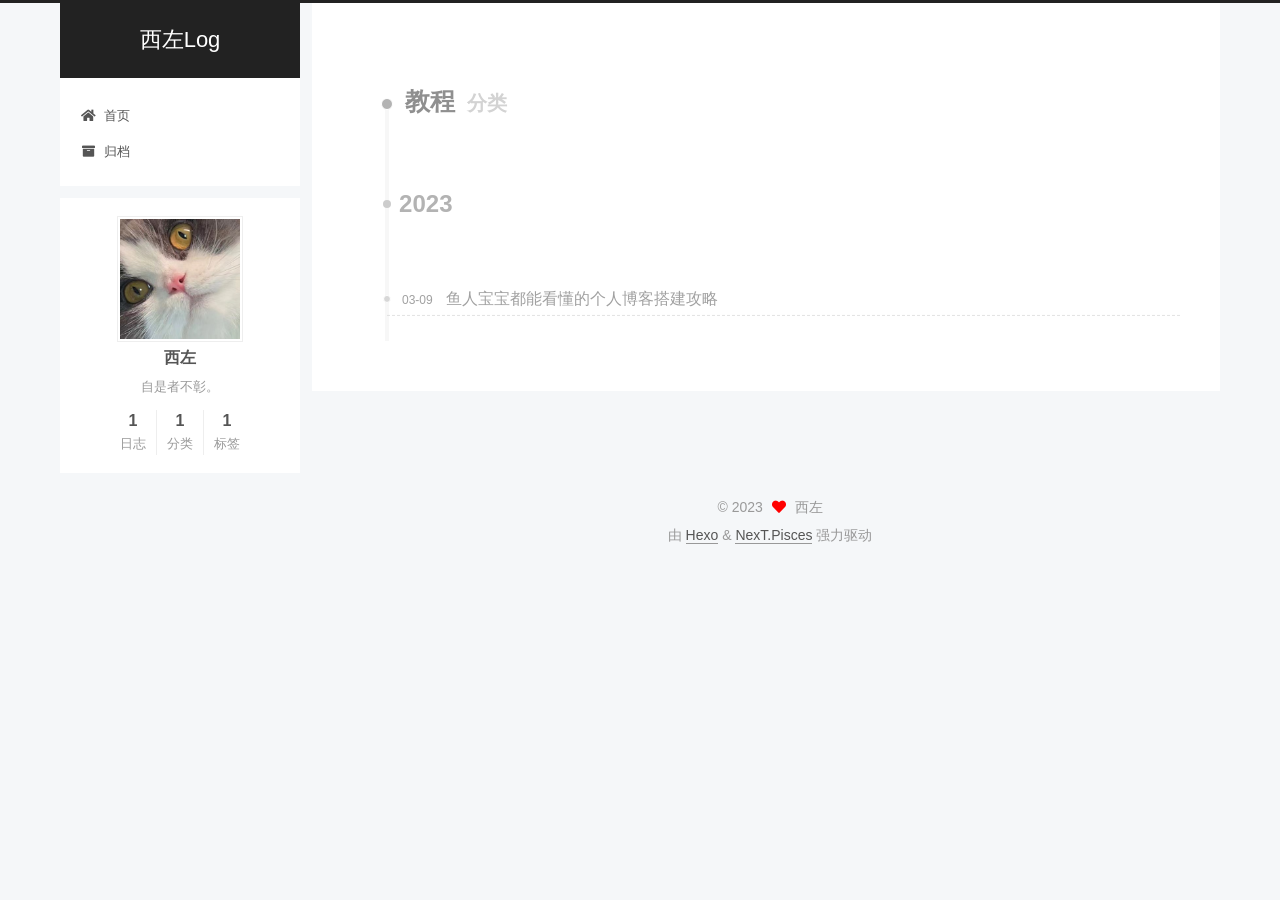
<file: categories/教程/index.html>
<!DOCTYPE html>
<html lang="zh-CN">
<head>
  <meta charset="UTF-8">
<meta name="viewport" content="width=device-width, initial-scale=1, maximum-scale=2">
<meta name="theme-color" content="#222">
<meta name="generator" content="Hexo 6.3.0">
  <link rel="apple-touch-icon" sizes="180x180" href="/images/apple-touch-icon-next.png">
  <link rel="icon" type="image/png" sizes="32x32" href="/images/favicon-32x32-next.png">
  <link rel="icon" type="image/png" sizes="16x16" href="/images/favicon-16x16-next.png">
  <link rel="mask-icon" href="/images/logo.svg" color="#222">

<link rel="stylesheet" href="/css/main.css">


<link rel="stylesheet" href="/lib/font-awesome/css/all.min.css">

<script id="hexo-configurations">
    var NexT = window.NexT || {};
    var CONFIG = {"hostname":"dangyoo.github.io","root":"/","scheme":"Pisces","version":"7.8.0","exturl":false,"sidebar":{"position":"left","display":"post","padding":18,"offset":12,"onmobile":false},"copycode":{"enable":false,"show_result":false,"style":null},"back2top":{"enable":true,"sidebar":false,"scrollpercent":false},"bookmark":{"enable":false,"color":"#222","save":"auto"},"fancybox":false,"mediumzoom":false,"lazyload":false,"pangu":false,"comments":{"style":"tabs","active":null,"storage":true,"lazyload":false,"nav":null},"algolia":{"hits":{"per_page":10},"labels":{"input_placeholder":"Search for Posts","hits_empty":"We didn't find any results for the search: ${query}","hits_stats":"${hits} results found in ${time} ms"}},"localsearch":{"enable":false,"trigger":"auto","top_n_per_article":1,"unescape":false,"preload":false},"motion":{"enable":true,"async":false,"transition":{"post_block":"fadeIn","post_header":"slideDownIn","post_body":"slideDownIn","coll_header":"slideLeftIn","sidebar":"slideUpIn"}}};
  </script>

  <meta name="description" content="自是者不彰。">
<meta property="og:type" content="website">
<meta property="og:title" content="西左Log">
<meta property="og:url" content="https://dangyoo.github.io/categories/%E6%95%99%E7%A8%8B/index.html">
<meta property="og:site_name" content="西左Log">
<meta property="og:description" content="自是者不彰。">
<meta property="og:locale" content="zh_CN">
<meta property="article:author" content="西左">
<meta name="twitter:card" content="summary">

<link rel="canonical" href="https://dangyoo.github.io/categories/%E6%95%99%E7%A8%8B/">


<script id="page-configurations">
  // https://hexo.io/docs/variables.html
  CONFIG.page = {
    sidebar: "",
    isHome : false,
    isPost : false,
    lang   : 'zh-CN'
  };
</script>

  <title>分类: 教程 | 西左Log</title>
  


  <script>
    var _hmt = _hmt || [];
    (function() {
      var hm = document.createElement("script");
      hm.src = "https://hm.baidu.com/hm.js?15db7c636ac845c8c8fe0ca45dac6e54";
      var s = document.getElementsByTagName("script")[0];
      s.parentNode.insertBefore(hm, s);
    })();
  </script>




  <noscript>
  <style>
  .use-motion .brand,
  .use-motion .menu-item,
  .sidebar-inner,
  .use-motion .post-block,
  .use-motion .pagination,
  .use-motion .comments,
  .use-motion .post-header,
  .use-motion .post-body,
  .use-motion .collection-header { opacity: initial; }

  .use-motion .site-title,
  .use-motion .site-subtitle {
    opacity: initial;
    top: initial;
  }

  .use-motion .logo-line-before i { left: initial; }
  .use-motion .logo-line-after i { right: initial; }
  </style>
</noscript>

</head>

<body itemscope itemtype="http://schema.org/WebPage">
  <div class="container use-motion">
    <div class="headband"></div>

    <header class="header" itemscope itemtype="http://schema.org/WPHeader">
      <div class="header-inner"><div class="site-brand-container">
  <div class="site-nav-toggle">
    <div class="toggle" aria-label="切换导航栏">
      <span class="toggle-line toggle-line-first"></span>
      <span class="toggle-line toggle-line-middle"></span>
      <span class="toggle-line toggle-line-last"></span>
    </div>
  </div>

  <div class="site-meta">

    <a href="/" class="brand" rel="start">
      <span class="logo-line-before"><i></i></span>
      <h1 class="site-title">西左Log</h1>
      <span class="logo-line-after"><i></i></span>
    </a>
  </div>

  <div class="site-nav-right">
    <div class="toggle popup-trigger">
    </div>
  </div>
</div>




<nav class="site-nav">
  <ul id="menu" class="main-menu menu">
        <li class="menu-item menu-item-home">

    <a href="/" rel="section"><i class="fa fa-home fa-fw"></i>首页</a>

  </li>
        <li class="menu-item menu-item-archives">

    <a href="/archives/" rel="section"><i class="fa fa-archive fa-fw"></i>归档</a>

  </li>
  </ul>
</nav>




</div>
    </header>

    
  <div class="back-to-top">
    <i class="fa fa-arrow-up"></i>
    <span>0%</span>
  </div>


    <main class="main">
      <div class="main-inner">
        <div class="content-wrap">
          

          <div class="content category">
            

  
  
  
  <div class="post-block">
    <div class="posts-collapse">
      <div class="collection-title">
        <h2 class="collection-header">教程
          <small>分类</small>
        </h2>
      </div>

      
    <div class="collection-year">
      <span class="collection-header">2023</span>
    </div>

  <article itemscope itemtype="http://schema.org/Article">
    <header class="post-header">

      <div class="post-meta">
        <time itemprop="dateCreated"
              datetime="2023-03-09T15:17:10+08:00"
              content="2023-03-09">
          03-09
        </time>
      </div>

      <div class="post-title">
          <a class="post-title-link" href="/2023/03/09/%E9%B1%BC%E4%BA%BA%E5%AE%9D%E5%AE%9D%E9%83%BD%E8%83%BD%E7%9C%8B%E6%87%82%E7%9A%84%E4%B8%AA%E4%BA%BA%E5%8D%9A%E5%AE%A2%E6%90%AD%E5%BB%BA%E6%94%BB%E7%95%A5/" itemprop="url">
            <span itemprop="name">鱼人宝宝都能看懂的个人博客搭建攻略</span>
          </a>
      </div>

    </header>
  </article>

    </div>
  </div>
  
  
  

  



          </div>
          

<script>
  window.addEventListener('tabs:register', () => {
    let { activeClass } = CONFIG.comments;
    if (CONFIG.comments.storage) {
      activeClass = localStorage.getItem('comments_active') || activeClass;
    }
    if (activeClass) {
      let activeTab = document.querySelector(`a[href="#comment-${activeClass}"]`);
      if (activeTab) {
        activeTab.click();
      }
    }
  });
  if (CONFIG.comments.storage) {
    window.addEventListener('tabs:click', event => {
      if (!event.target.matches('.tabs-comment .tab-content .tab-pane')) return;
      let commentClass = event.target.classList[1];
      localStorage.setItem('comments_active', commentClass);
    });
  }
</script>

        </div>
          
  
  <div class="toggle sidebar-toggle">
    <span class="toggle-line toggle-line-first"></span>
    <span class="toggle-line toggle-line-middle"></span>
    <span class="toggle-line toggle-line-last"></span>
  </div>

  <aside class="sidebar">
    <div class="sidebar-inner">

      <ul class="sidebar-nav motion-element">
        <li class="sidebar-nav-toc">
          文章目录
        </li>
        <li class="sidebar-nav-overview">
          站点概览
        </li>
      </ul>

      <!--noindex-->
      <div class="post-toc-wrap sidebar-panel">
      </div>
      <!--/noindex-->

      <div class="site-overview-wrap sidebar-panel">
        <div class="site-author motion-element" itemprop="author" itemscope itemtype="http://schema.org/Person">
    <img class="site-author-image" itemprop="image" alt="西左"
      src="/images/avatar.jpeg">
  <p class="site-author-name" itemprop="name">西左</p>
  <div class="site-description" itemprop="description">自是者不彰。</div>
</div>
<div class="site-state-wrap motion-element">
  <nav class="site-state">
      <div class="site-state-item site-state-posts">
          <a href="/archives/">
        
          <span class="site-state-item-count">1</span>
          <span class="site-state-item-name">日志</span>
        </a>
      </div>
      <div class="site-state-item site-state-categories">
        <span class="site-state-item-count">1</span>
        <span class="site-state-item-name">分类</span>
      </div>
      <div class="site-state-item site-state-tags">
        <span class="site-state-item-count">1</span>
        <span class="site-state-item-name">标签</span>
      </div>
  </nav>
</div>



      </div>

    </div>
  </aside>
  <div id="sidebar-dimmer"></div>


      </div>
    </main>

    <footer class="footer">
      <div class="footer-inner">
        

        

<div class="copyright">
  
  &copy; 
  <span itemprop="copyrightYear">2023</span>
  <span class="with-love">
    <i class="fa fa-heart"></i>
  </span>
  <span class="author" itemprop="copyrightHolder">西左</span>
</div>
  <div class="powered-by">由 <a href="https://hexo.io/" class="theme-link" rel="noopener" target="_blank">Hexo</a> & <a href="https://pisces.theme-next.org/" class="theme-link" rel="noopener" target="_blank">NexT.Pisces</a> 强力驱动
  </div>

        








      </div>
    </footer>
  </div>

  
  <script src="/lib/anime.min.js"></script>
  <script src="/lib/velocity/velocity.min.js"></script>
  <script src="/lib/velocity/velocity.ui.min.js"></script>

<script src="/js/utils.js"></script>

<script src="/js/motion.js"></script>


<script src="/js/schemes/pisces.js"></script>


<script src="/js/next-boot.js"></script>




  















  

  

</body>
</html>
</file>
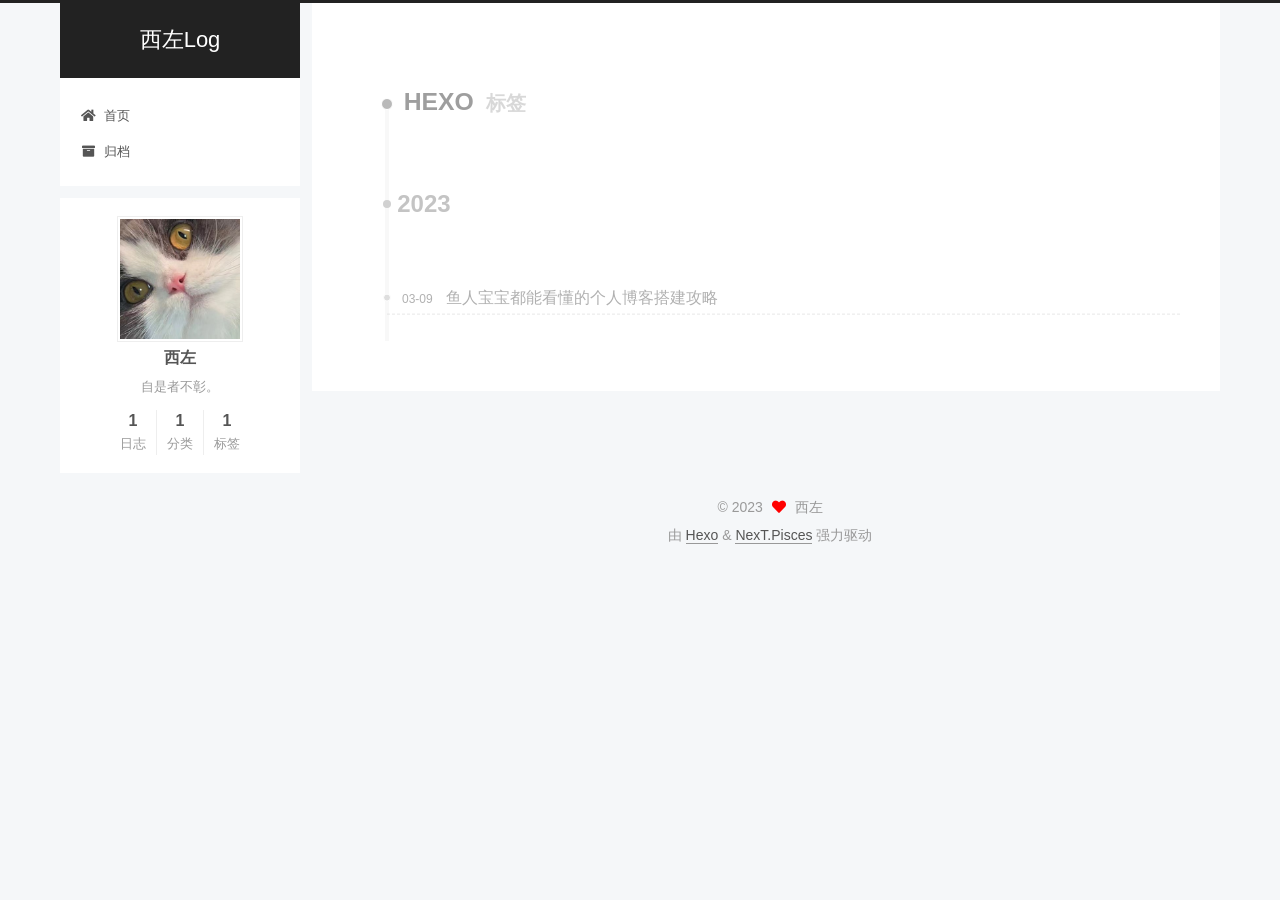
<file: tags/HEXO/index.html>
<!DOCTYPE html>
<html lang="zh-CN">
<head>
  <meta charset="UTF-8">
<meta name="viewport" content="width=device-width, initial-scale=1, maximum-scale=2">
<meta name="theme-color" content="#222">
<meta name="generator" content="Hexo 6.3.0">
  <link rel="apple-touch-icon" sizes="180x180" href="/images/apple-touch-icon-next.png">
  <link rel="icon" type="image/png" sizes="32x32" href="/images/favicon-32x32-next.png">
  <link rel="icon" type="image/png" sizes="16x16" href="/images/favicon-16x16-next.png">
  <link rel="mask-icon" href="/images/logo.svg" color="#222">

<link rel="stylesheet" href="/css/main.css">


<link rel="stylesheet" href="/lib/font-awesome/css/all.min.css">

<script id="hexo-configurations">
    var NexT = window.NexT || {};
    var CONFIG = {"hostname":"dangyoo.github.io","root":"/","scheme":"Pisces","version":"7.8.0","exturl":false,"sidebar":{"position":"left","display":"post","padding":18,"offset":12,"onmobile":false},"copycode":{"enable":false,"show_result":false,"style":null},"back2top":{"enable":true,"sidebar":false,"scrollpercent":false},"bookmark":{"enable":false,"color":"#222","save":"auto"},"fancybox":false,"mediumzoom":false,"lazyload":false,"pangu":false,"comments":{"style":"tabs","active":null,"storage":true,"lazyload":false,"nav":null},"algolia":{"hits":{"per_page":10},"labels":{"input_placeholder":"Search for Posts","hits_empty":"We didn't find any results for the search: ${query}","hits_stats":"${hits} results found in ${time} ms"}},"localsearch":{"enable":false,"trigger":"auto","top_n_per_article":1,"unescape":false,"preload":false},"motion":{"enable":true,"async":false,"transition":{"post_block":"fadeIn","post_header":"slideDownIn","post_body":"slideDownIn","coll_header":"slideLeftIn","sidebar":"slideUpIn"}}};
  </script>

  <meta name="description" content="自是者不彰。">
<meta property="og:type" content="website">
<meta property="og:title" content="西左Log">
<meta property="og:url" content="https://dangyoo.github.io/tags/HEXO/index.html">
<meta property="og:site_name" content="西左Log">
<meta property="og:description" content="自是者不彰。">
<meta property="og:locale" content="zh_CN">
<meta property="article:author" content="西左">
<meta name="twitter:card" content="summary">

<link rel="canonical" href="https://dangyoo.github.io/tags/HEXO/">


<script id="page-configurations">
  // https://hexo.io/docs/variables.html
  CONFIG.page = {
    sidebar: "",
    isHome : false,
    isPost : false,
    lang   : 'zh-CN'
  };
</script>

  <title>标签: HEXO | 西左Log</title>
  


  <script>
    var _hmt = _hmt || [];
    (function() {
      var hm = document.createElement("script");
      hm.src = "https://hm.baidu.com/hm.js?15db7c636ac845c8c8fe0ca45dac6e54";
      var s = document.getElementsByTagName("script")[0];
      s.parentNode.insertBefore(hm, s);
    })();
  </script>




  <noscript>
  <style>
  .use-motion .brand,
  .use-motion .menu-item,
  .sidebar-inner,
  .use-motion .post-block,
  .use-motion .pagination,
  .use-motion .comments,
  .use-motion .post-header,
  .use-motion .post-body,
  .use-motion .collection-header { opacity: initial; }

  .use-motion .site-title,
  .use-motion .site-subtitle {
    opacity: initial;
    top: initial;
  }

  .use-motion .logo-line-before i { left: initial; }
  .use-motion .logo-line-after i { right: initial; }
  </style>
</noscript>

</head>

<body itemscope itemtype="http://schema.org/WebPage">
  <div class="container use-motion">
    <div class="headband"></div>

    <header class="header" itemscope itemtype="http://schema.org/WPHeader">
      <div class="header-inner"><div class="site-brand-container">
  <div class="site-nav-toggle">
    <div class="toggle" aria-label="切换导航栏">
      <span class="toggle-line toggle-line-first"></span>
      <span class="toggle-line toggle-line-middle"></span>
      <span class="toggle-line toggle-line-last"></span>
    </div>
  </div>

  <div class="site-meta">

    <a href="/" class="brand" rel="start">
      <span class="logo-line-before"><i></i></span>
      <h1 class="site-title">西左Log</h1>
      <span class="logo-line-after"><i></i></span>
    </a>
  </div>

  <div class="site-nav-right">
    <div class="toggle popup-trigger">
    </div>
  </div>
</div>




<nav class="site-nav">
  <ul id="menu" class="main-menu menu">
        <li class="menu-item menu-item-home">

    <a href="/" rel="section"><i class="fa fa-home fa-fw"></i>首页</a>

  </li>
        <li class="menu-item menu-item-archives">

    <a href="/archives/" rel="section"><i class="fa fa-archive fa-fw"></i>归档</a>

  </li>
  </ul>
</nav>




</div>
    </header>

    
  <div class="back-to-top">
    <i class="fa fa-arrow-up"></i>
    <span>0%</span>
  </div>


    <main class="main">
      <div class="main-inner">
        <div class="content-wrap">
          

          <div class="content tag">
            

  
  
  
  <div class="post-block">
    <div class="posts-collapse">
      <div class="collection-title">
        <h2 class="collection-header">HEXO
          <small>标签</small>
        </h2>
      </div>

      
    <div class="collection-year">
      <span class="collection-header">2023</span>
    </div>

  <article itemscope itemtype="http://schema.org/Article">
    <header class="post-header">

      <div class="post-meta">
        <time itemprop="dateCreated"
              datetime="2023-03-09T15:17:10+08:00"
              content="2023-03-09">
          03-09
        </time>
      </div>

      <div class="post-title">
          <a class="post-title-link" href="/2023/03/09/%E9%B1%BC%E4%BA%BA%E5%AE%9D%E5%AE%9D%E9%83%BD%E8%83%BD%E7%9C%8B%E6%87%82%E7%9A%84%E4%B8%AA%E4%BA%BA%E5%8D%9A%E5%AE%A2%E6%90%AD%E5%BB%BA%E6%94%BB%E7%95%A5/" itemprop="url">
            <span itemprop="name">鱼人宝宝都能看懂的个人博客搭建攻略</span>
          </a>
      </div>

    </header>
  </article>

    </div>
  </div>
  
  
  

  



          </div>
          

<script>
  window.addEventListener('tabs:register', () => {
    let { activeClass } = CONFIG.comments;
    if (CONFIG.comments.storage) {
      activeClass = localStorage.getItem('comments_active') || activeClass;
    }
    if (activeClass) {
      let activeTab = document.querySelector(`a[href="#comment-${activeClass}"]`);
      if (activeTab) {
        activeTab.click();
      }
    }
  });
  if (CONFIG.comments.storage) {
    window.addEventListener('tabs:click', event => {
      if (!event.target.matches('.tabs-comment .tab-content .tab-pane')) return;
      let commentClass = event.target.classList[1];
      localStorage.setItem('comments_active', commentClass);
    });
  }
</script>

        </div>
          
  
  <div class="toggle sidebar-toggle">
    <span class="toggle-line toggle-line-first"></span>
    <span class="toggle-line toggle-line-middle"></span>
    <span class="toggle-line toggle-line-last"></span>
  </div>

  <aside class="sidebar">
    <div class="sidebar-inner">

      <ul class="sidebar-nav motion-element">
        <li class="sidebar-nav-toc">
          文章目录
        </li>
        <li class="sidebar-nav-overview">
          站点概览
        </li>
      </ul>

      <!--noindex-->
      <div class="post-toc-wrap sidebar-panel">
      </div>
      <!--/noindex-->

      <div class="site-overview-wrap sidebar-panel">
        <div class="site-author motion-element" itemprop="author" itemscope itemtype="http://schema.org/Person">
    <img class="site-author-image" itemprop="image" alt="西左"
      src="/images/avatar.jpeg">
  <p class="site-author-name" itemprop="name">西左</p>
  <div class="site-description" itemprop="description">自是者不彰。</div>
</div>
<div class="site-state-wrap motion-element">
  <nav class="site-state">
      <div class="site-state-item site-state-posts">
          <a href="/archives/">
        
          <span class="site-state-item-count">1</span>
          <span class="site-state-item-name">日志</span>
        </a>
      </div>
      <div class="site-state-item site-state-categories">
        <span class="site-state-item-count">1</span>
        <span class="site-state-item-name">分类</span>
      </div>
      <div class="site-state-item site-state-tags">
        <span class="site-state-item-count">1</span>
        <span class="site-state-item-name">标签</span>
      </div>
  </nav>
</div>



      </div>

    </div>
  </aside>
  <div id="sidebar-dimmer"></div>


      </div>
    </main>

    <footer class="footer">
      <div class="footer-inner">
        

        

<div class="copyright">
  
  &copy; 
  <span itemprop="copyrightYear">2023</span>
  <span class="with-love">
    <i class="fa fa-heart"></i>
  </span>
  <span class="author" itemprop="copyrightHolder">西左</span>
</div>
  <div class="powered-by">由 <a href="https://hexo.io/" class="theme-link" rel="noopener" target="_blank">Hexo</a> & <a href="https://pisces.theme-next.org/" class="theme-link" rel="noopener" target="_blank">NexT.Pisces</a> 强力驱动
  </div>

        








      </div>
    </footer>
  </div>

  
  <script src="/lib/anime.min.js"></script>
  <script src="/lib/velocity/velocity.min.js"></script>
  <script src="/lib/velocity/velocity.ui.min.js"></script>

<script src="/js/utils.js"></script>

<script src="/js/motion.js"></script>


<script src="/js/schemes/pisces.js"></script>


<script src="/js/next-boot.js"></script>




  















  

  

</body>
</html>
</file>
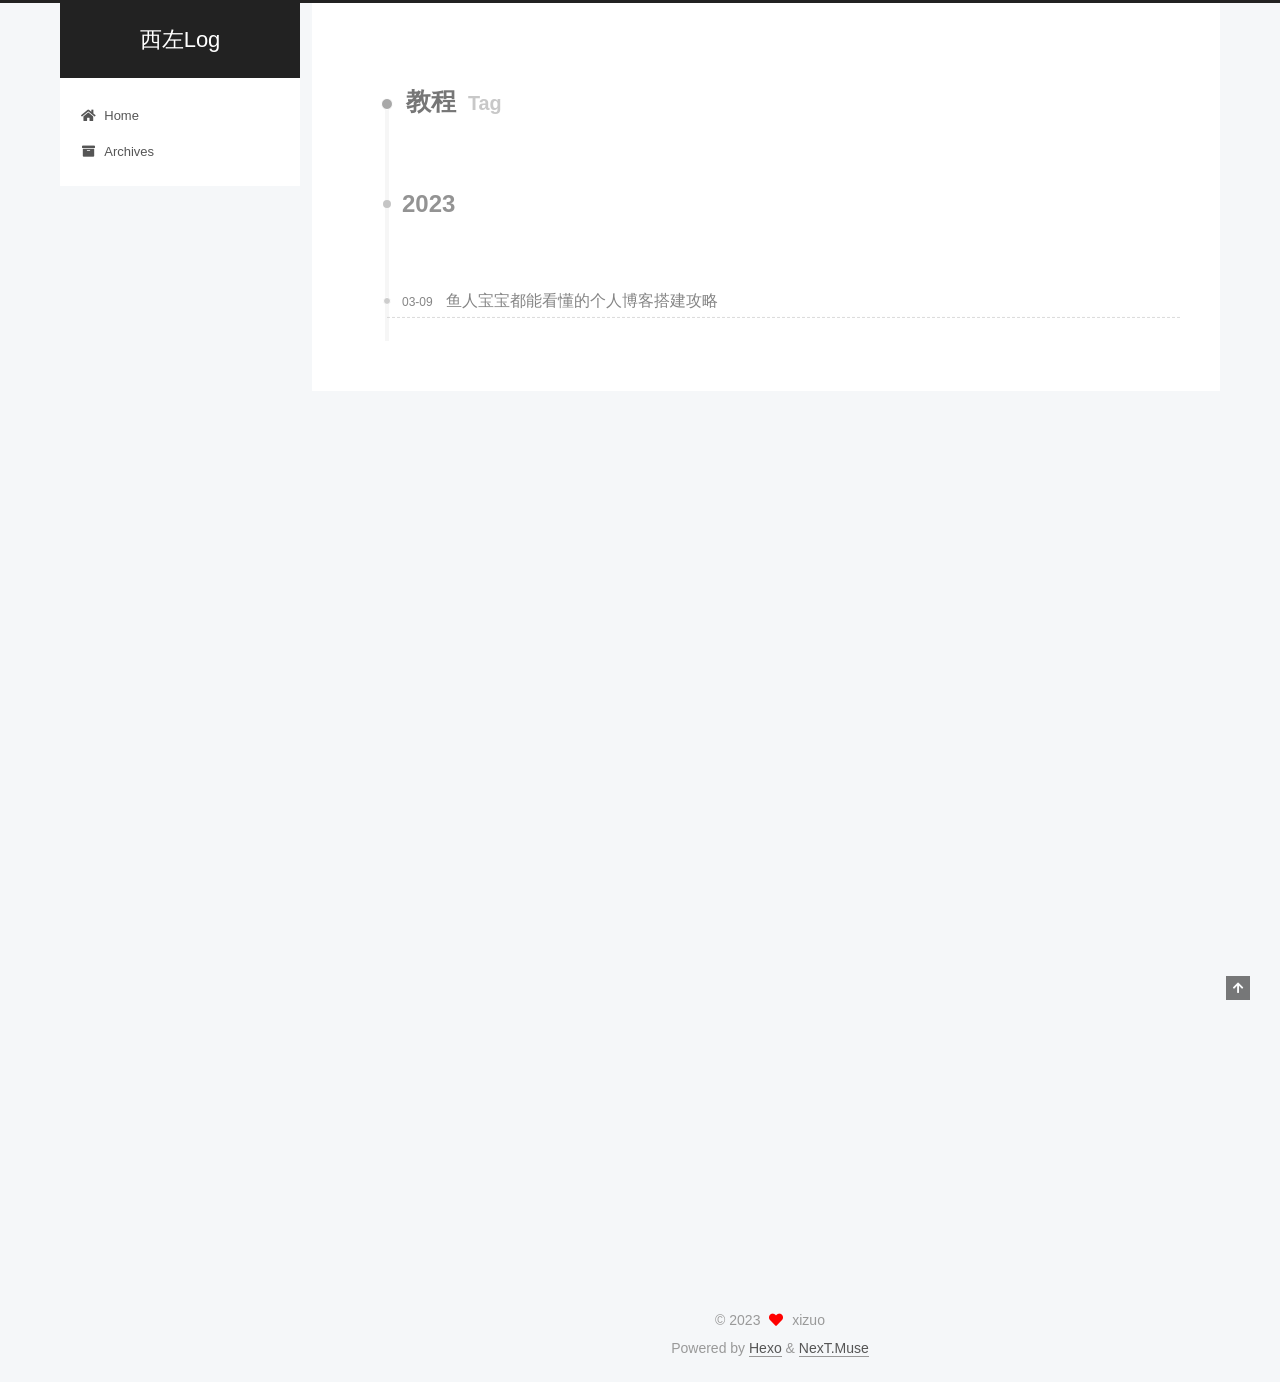
<file: tags/教程/index.html>
<!DOCTYPE html>
<html lang="zh-Hans">
<head>
  <meta charset="UTF-8">
<meta name="viewport" content="width=device-width, initial-scale=1, maximum-scale=2">
<meta name="theme-color" content="#222">
<meta name="generator" content="Hexo 6.3.0">
  <link rel="apple-touch-icon" sizes="180x180" href="/images/apple-touch-icon-next.png">
  <link rel="icon" type="image/png" sizes="32x32" href="/images/favicon-32x32-next.png">
  <link rel="icon" type="image/png" sizes="16x16" href="/images/favicon-16x16-next.png">
  <link rel="mask-icon" href="/images/logo.svg" color="#222">

<link rel="stylesheet" href="/css/main.css">


<link rel="stylesheet" href="/lib/font-awesome/css/all.min.css">

<script id="hexo-configurations">
    var NexT = window.NexT || {};
    var CONFIG = {"hostname":"dangyoo.github.io","root":"/","scheme":"Muse","version":"7.8.0","exturl":false,"sidebar":{"position":"left","display":"post","padding":18,"offset":12,"onmobile":false},"copycode":{"enable":false,"show_result":false,"style":null},"back2top":{"enable":true,"sidebar":false,"scrollpercent":false},"bookmark":{"enable":false,"color":"#222","save":"auto"},"fancybox":false,"mediumzoom":false,"lazyload":false,"pangu":false,"comments":{"style":"tabs","active":null,"storage":true,"lazyload":false,"nav":null},"algolia":{"hits":{"per_page":10},"labels":{"input_placeholder":"Search for Posts","hits_empty":"We didn't find any results for the search: ${query}","hits_stats":"${hits} results found in ${time} ms"}},"localsearch":{"enable":false,"trigger":"auto","top_n_per_article":1,"unescape":false,"preload":false},"motion":{"enable":true,"async":false,"transition":{"post_block":"fadeIn","post_header":"slideDownIn","post_body":"slideDownIn","coll_header":"slideLeftIn","sidebar":"slideUpIn"}}};
  </script>

  <meta property="og:type" content="website">
<meta property="og:title" content="西左Log">
<meta property="og:url" content="https://dangyoo.github.io/tags/%E6%95%99%E7%A8%8B/index.html">
<meta property="og:site_name" content="西左Log">
<meta property="og:locale">
<meta property="article:author" content="xizuo">
<meta name="twitter:card" content="summary">

<link rel="canonical" href="https://dangyoo.github.io/tags/%E6%95%99%E7%A8%8B/">


<script id="page-configurations">
  // https://hexo.io/docs/variables.html
  CONFIG.page = {
    sidebar: "",
    isHome : false,
    isPost : false,
    lang   : 'zh-Hans'
  };
</script>

  <title>Tag: 教程 | 西左Log</title>
  






  <noscript>
  <style>
  .use-motion .brand,
  .use-motion .menu-item,
  .sidebar-inner,
  .use-motion .post-block,
  .use-motion .pagination,
  .use-motion .comments,
  .use-motion .post-header,
  .use-motion .post-body,
  .use-motion .collection-header { opacity: initial; }

  .use-motion .site-title,
  .use-motion .site-subtitle {
    opacity: initial;
    top: initial;
  }

  .use-motion .logo-line-before i { left: initial; }
  .use-motion .logo-line-after i { right: initial; }
  </style>
</noscript>

</head>

<body itemscope itemtype="http://schema.org/WebPage">
  <div class="container use-motion">
    <div class="headband"></div>

    <header class="header" itemscope itemtype="http://schema.org/WPHeader">
      <div class="header-inner"><div class="site-brand-container">
  <div class="site-nav-toggle">
    <div class="toggle" aria-label="Toggle navigation bar">
      <span class="toggle-line toggle-line-first"></span>
      <span class="toggle-line toggle-line-middle"></span>
      <span class="toggle-line toggle-line-last"></span>
    </div>
  </div>

  <div class="site-meta">

    <a href="/" class="brand" rel="start">
      <span class="logo-line-before"><i></i></span>
      <h1 class="site-title">西左Log</h1>
      <span class="logo-line-after"><i></i></span>
    </a>
  </div>

  <div class="site-nav-right">
    <div class="toggle popup-trigger">
    </div>
  </div>
</div>




<nav class="site-nav">
  <ul id="menu" class="main-menu menu">
        <li class="menu-item menu-item-home">

    <a href="/" rel="section"><i class="fa fa-home fa-fw"></i>Home</a>

  </li>
        <li class="menu-item menu-item-archives">

    <a href="/archives/" rel="section"><i class="fa fa-archive fa-fw"></i>Archives</a>

  </li>
  </ul>
</nav>




</div>
    </header>

    
  <div class="back-to-top">
    <i class="fa fa-arrow-up"></i>
    <span>0%</span>
  </div>


    <main class="main">
      <div class="main-inner">
        <div class="content-wrap">
          

          <div class="content tag">
            

  
  
  
  <div class="post-block">
    <div class="posts-collapse">
      <div class="collection-title">
        <h2 class="collection-header">教程
          <small>Tag</small>
        </h2>
      </div>

      
    <div class="collection-year">
      <span class="collection-header">2023</span>
    </div>

  <article itemscope itemtype="http://schema.org/Article">
    <header class="post-header">

      <div class="post-meta">
        <time itemprop="dateCreated"
              datetime="2023-03-09T15:17:10+08:00"
              content="2023-03-09">
          03-09
        </time>
      </div>

      <div class="post-title">
          <a class="post-title-link" href="/2023/03/09/%E9%B1%BC%E4%BA%BA%E5%AE%9D%E5%AE%9D%E9%83%BD%E8%83%BD%E7%9C%8B%E6%87%82%E7%9A%84%E4%B8%AA%E4%BA%BA%E5%8D%9A%E5%AE%A2%E6%90%AD%E5%BB%BA%E6%94%BB%E7%95%A5/" itemprop="url">
            <span itemprop="name">鱼人宝宝都能看懂的个人博客搭建攻略</span>
          </a>
      </div>

    </header>
  </article>

    </div>
  </div>
  
  
  

  



          </div>
          

<script>
  window.addEventListener('tabs:register', () => {
    let { activeClass } = CONFIG.comments;
    if (CONFIG.comments.storage) {
      activeClass = localStorage.getItem('comments_active') || activeClass;
    }
    if (activeClass) {
      let activeTab = document.querySelector(`a[href="#comment-${activeClass}"]`);
      if (activeTab) {
        activeTab.click();
      }
    }
  });
  if (CONFIG.comments.storage) {
    window.addEventListener('tabs:click', event => {
      if (!event.target.matches('.tabs-comment .tab-content .tab-pane')) return;
      let commentClass = event.target.classList[1];
      localStorage.setItem('comments_active', commentClass);
    });
  }
</script>

        </div>
          
  
  <div class="toggle sidebar-toggle">
    <span class="toggle-line toggle-line-first"></span>
    <span class="toggle-line toggle-line-middle"></span>
    <span class="toggle-line toggle-line-last"></span>
  </div>

  <aside class="sidebar">
    <div class="sidebar-inner">

      <ul class="sidebar-nav motion-element">
        <li class="sidebar-nav-toc">
          Table of Contents
        </li>
        <li class="sidebar-nav-overview">
          Overview
        </li>
      </ul>

      <!--noindex-->
      <div class="post-toc-wrap sidebar-panel">
      </div>
      <!--/noindex-->

      <div class="site-overview-wrap sidebar-panel">
        <div class="site-author motion-element" itemprop="author" itemscope itemtype="http://schema.org/Person">
  <p class="site-author-name" itemprop="name">xizuo</p>
  <div class="site-description" itemprop="description"></div>
</div>
<div class="site-state-wrap motion-element">
  <nav class="site-state">
      <div class="site-state-item site-state-posts">
          <a href="/archives/">
        
          <span class="site-state-item-count">1</span>
          <span class="site-state-item-name">posts</span>
        </a>
      </div>
      <div class="site-state-item site-state-tags">
        <span class="site-state-item-count">1</span>
        <span class="site-state-item-name">tags</span>
      </div>
  </nav>
</div>



      </div>

    </div>
  </aside>
  <div id="sidebar-dimmer"></div>


      </div>
    </main>

    <footer class="footer">
      <div class="footer-inner">
        

        

<div class="copyright">
  
  &copy; 
  <span itemprop="copyrightYear">2023</span>
  <span class="with-love">
    <i class="fa fa-heart"></i>
  </span>
  <span class="author" itemprop="copyrightHolder">xizuo</span>
</div>
  <div class="powered-by">Powered by <a href="https://hexo.io/" class="theme-link" rel="noopener" target="_blank">Hexo</a> & <a href="https://muse.theme-next.org/" class="theme-link" rel="noopener" target="_blank">NexT.Muse</a>
  </div>

        








      </div>
    </footer>
  </div>

  
  <script src="/lib/anime.min.js"></script>
  <script src="/lib/velocity/velocity.min.js"></script>
  <script src="/lib/velocity/velocity.ui.min.js"></script>

<script src="/js/utils.js"></script>

<script src="/js/motion.js"></script>


<script src="/js/schemes/muse.js"></script>


<script src="/js/next-boot.js"></script>




  















  

  

</body>
</html>
</file>
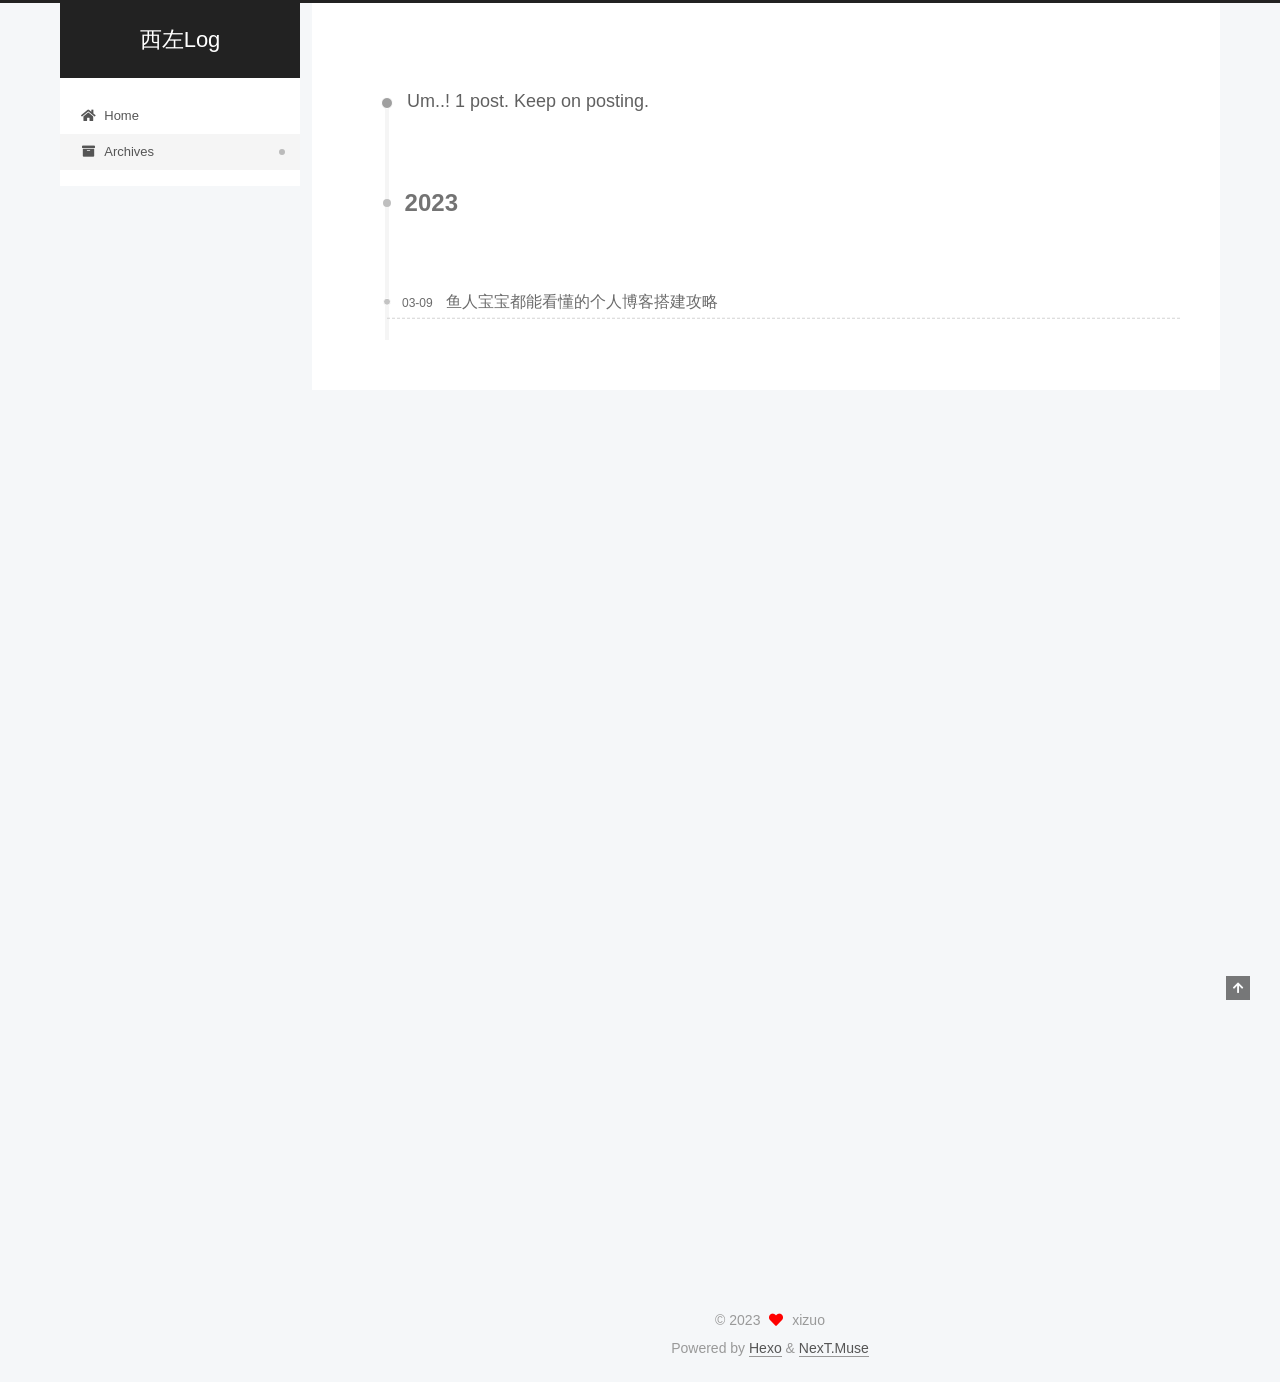
<file: archives/2023/03/index.html>
<!DOCTYPE html>
<html lang="zh-Hans">
<head>
  <meta charset="UTF-8">
<meta name="viewport" content="width=device-width, initial-scale=1, maximum-scale=2">
<meta name="theme-color" content="#222">
<meta name="generator" content="Hexo 6.3.0">
  <link rel="apple-touch-icon" sizes="180x180" href="/images/apple-touch-icon-next.png">
  <link rel="icon" type="image/png" sizes="32x32" href="/images/favicon-32x32-next.png">
  <link rel="icon" type="image/png" sizes="16x16" href="/images/favicon-16x16-next.png">
  <link rel="mask-icon" href="/images/logo.svg" color="#222">

<link rel="stylesheet" href="/css/main.css">


<link rel="stylesheet" href="/lib/font-awesome/css/all.min.css">

<script id="hexo-configurations">
    var NexT = window.NexT || {};
    var CONFIG = {"hostname":"dangyoo.github.io","root":"/","scheme":"Muse","version":"7.8.0","exturl":false,"sidebar":{"position":"left","display":"post","padding":18,"offset":12,"onmobile":false},"copycode":{"enable":false,"show_result":false,"style":null},"back2top":{"enable":true,"sidebar":false,"scrollpercent":false},"bookmark":{"enable":false,"color":"#222","save":"auto"},"fancybox":false,"mediumzoom":false,"lazyload":false,"pangu":false,"comments":{"style":"tabs","active":null,"storage":true,"lazyload":false,"nav":null},"algolia":{"hits":{"per_page":10},"labels":{"input_placeholder":"Search for Posts","hits_empty":"We didn't find any results for the search: ${query}","hits_stats":"${hits} results found in ${time} ms"}},"localsearch":{"enable":false,"trigger":"auto","top_n_per_article":1,"unescape":false,"preload":false},"motion":{"enable":true,"async":false,"transition":{"post_block":"fadeIn","post_header":"slideDownIn","post_body":"slideDownIn","coll_header":"slideLeftIn","sidebar":"slideUpIn"}}};
  </script>

  <meta property="og:type" content="website">
<meta property="og:title" content="西左Log">
<meta property="og:url" content="https://dangyoo.github.io/archives/2023/03/index.html">
<meta property="og:site_name" content="西左Log">
<meta property="og:locale">
<meta property="article:author" content="xizuo">
<meta name="twitter:card" content="summary">

<link rel="canonical" href="https://dangyoo.github.io/archives/2023/03/">


<script id="page-configurations">
  // https://hexo.io/docs/variables.html
  CONFIG.page = {
    sidebar: "",
    isHome : false,
    isPost : false,
    lang   : 'zh-Hans'
  };
</script>

  <title>Archive | 西左Log</title>
  






  <noscript>
  <style>
  .use-motion .brand,
  .use-motion .menu-item,
  .sidebar-inner,
  .use-motion .post-block,
  .use-motion .pagination,
  .use-motion .comments,
  .use-motion .post-header,
  .use-motion .post-body,
  .use-motion .collection-header { opacity: initial; }

  .use-motion .site-title,
  .use-motion .site-subtitle {
    opacity: initial;
    top: initial;
  }

  .use-motion .logo-line-before i { left: initial; }
  .use-motion .logo-line-after i { right: initial; }
  </style>
</noscript>

</head>

<body itemscope itemtype="http://schema.org/WebPage">
  <div class="container use-motion">
    <div class="headband"></div>

    <header class="header" itemscope itemtype="http://schema.org/WPHeader">
      <div class="header-inner"><div class="site-brand-container">
  <div class="site-nav-toggle">
    <div class="toggle" aria-label="Toggle navigation bar">
      <span class="toggle-line toggle-line-first"></span>
      <span class="toggle-line toggle-line-middle"></span>
      <span class="toggle-line toggle-line-last"></span>
    </div>
  </div>

  <div class="site-meta">

    <a href="/" class="brand" rel="start">
      <span class="logo-line-before"><i></i></span>
      <h1 class="site-title">西左Log</h1>
      <span class="logo-line-after"><i></i></span>
    </a>
  </div>

  <div class="site-nav-right">
    <div class="toggle popup-trigger">
    </div>
  </div>
</div>




<nav class="site-nav">
  <ul id="menu" class="main-menu menu">
        <li class="menu-item menu-item-home">

    <a href="/" rel="section"><i class="fa fa-home fa-fw"></i>Home</a>

  </li>
        <li class="menu-item menu-item-archives">

    <a href="/archives/" rel="section"><i class="fa fa-archive fa-fw"></i>Archives</a>

  </li>
  </ul>
</nav>




</div>
    </header>

    
  <div class="back-to-top">
    <i class="fa fa-arrow-up"></i>
    <span>0%</span>
  </div>


    <main class="main">
      <div class="main-inner">
        <div class="content-wrap">
          

          <div class="content archive">
            

  
  
  
  <div class="post-block">
    <div class="posts-collapse">
      <div class="collection-title">
        <span class="collection-header">Um..! 1 post. Keep on posting.</span>
      </div>

      
    <div class="collection-year">
      <span class="collection-header">2023</span>
    </div>

  <article itemscope itemtype="http://schema.org/Article">
    <header class="post-header">

      <div class="post-meta">
        <time itemprop="dateCreated"
              datetime="2023-03-09T15:17:10+08:00"
              content="2023-03-09">
          03-09
        </time>
      </div>

      <div class="post-title">
          <a class="post-title-link" href="/2023/03/09/%E9%B1%BC%E4%BA%BA%E5%AE%9D%E5%AE%9D%E9%83%BD%E8%83%BD%E7%9C%8B%E6%87%82%E7%9A%84%E4%B8%AA%E4%BA%BA%E5%8D%9A%E5%AE%A2%E6%90%AD%E5%BB%BA%E6%94%BB%E7%95%A5/" itemprop="url">
            <span itemprop="name">鱼人宝宝都能看懂的个人博客搭建攻略</span>
          </a>
      </div>

    </header>
  </article>


    </div>
  </div>
  
  
  

  



          </div>
          

<script>
  window.addEventListener('tabs:register', () => {
    let { activeClass } = CONFIG.comments;
    if (CONFIG.comments.storage) {
      activeClass = localStorage.getItem('comments_active') || activeClass;
    }
    if (activeClass) {
      let activeTab = document.querySelector(`a[href="#comment-${activeClass}"]`);
      if (activeTab) {
        activeTab.click();
      }
    }
  });
  if (CONFIG.comments.storage) {
    window.addEventListener('tabs:click', event => {
      if (!event.target.matches('.tabs-comment .tab-content .tab-pane')) return;
      let commentClass = event.target.classList[1];
      localStorage.setItem('comments_active', commentClass);
    });
  }
</script>

        </div>
          
  
  <div class="toggle sidebar-toggle">
    <span class="toggle-line toggle-line-first"></span>
    <span class="toggle-line toggle-line-middle"></span>
    <span class="toggle-line toggle-line-last"></span>
  </div>

  <aside class="sidebar">
    <div class="sidebar-inner">

      <ul class="sidebar-nav motion-element">
        <li class="sidebar-nav-toc">
          Table of Contents
        </li>
        <li class="sidebar-nav-overview">
          Overview
        </li>
      </ul>

      <!--noindex-->
      <div class="post-toc-wrap sidebar-panel">
      </div>
      <!--/noindex-->

      <div class="site-overview-wrap sidebar-panel">
        <div class="site-author motion-element" itemprop="author" itemscope itemtype="http://schema.org/Person">
  <p class="site-author-name" itemprop="name">xizuo</p>
  <div class="site-description" itemprop="description"></div>
</div>
<div class="site-state-wrap motion-element">
  <nav class="site-state">
      <div class="site-state-item site-state-posts">
          <a href="/archives/">
        
          <span class="site-state-item-count">1</span>
          <span class="site-state-item-name">posts</span>
        </a>
      </div>
      <div class="site-state-item site-state-tags">
        <span class="site-state-item-count">1</span>
        <span class="site-state-item-name">tags</span>
      </div>
  </nav>
</div>



      </div>

    </div>
  </aside>
  <div id="sidebar-dimmer"></div>


      </div>
    </main>

    <footer class="footer">
      <div class="footer-inner">
        

        

<div class="copyright">
  
  &copy; 
  <span itemprop="copyrightYear">2023</span>
  <span class="with-love">
    <i class="fa fa-heart"></i>
  </span>
  <span class="author" itemprop="copyrightHolder">xizuo</span>
</div>
  <div class="powered-by">Powered by <a href="https://hexo.io/" class="theme-link" rel="noopener" target="_blank">Hexo</a> & <a href="https://muse.theme-next.org/" class="theme-link" rel="noopener" target="_blank">NexT.Muse</a>
  </div>

        








      </div>
    </footer>
  </div>

  
  <script src="/lib/anime.min.js"></script>
  <script src="/lib/velocity/velocity.min.js"></script>
  <script src="/lib/velocity/velocity.ui.min.js"></script>

<script src="/js/utils.js"></script>

<script src="/js/motion.js"></script>


<script src="/js/schemes/muse.js"></script>


<script src="/js/next-boot.js"></script>




  















  

  

</body>
</html>
</file>
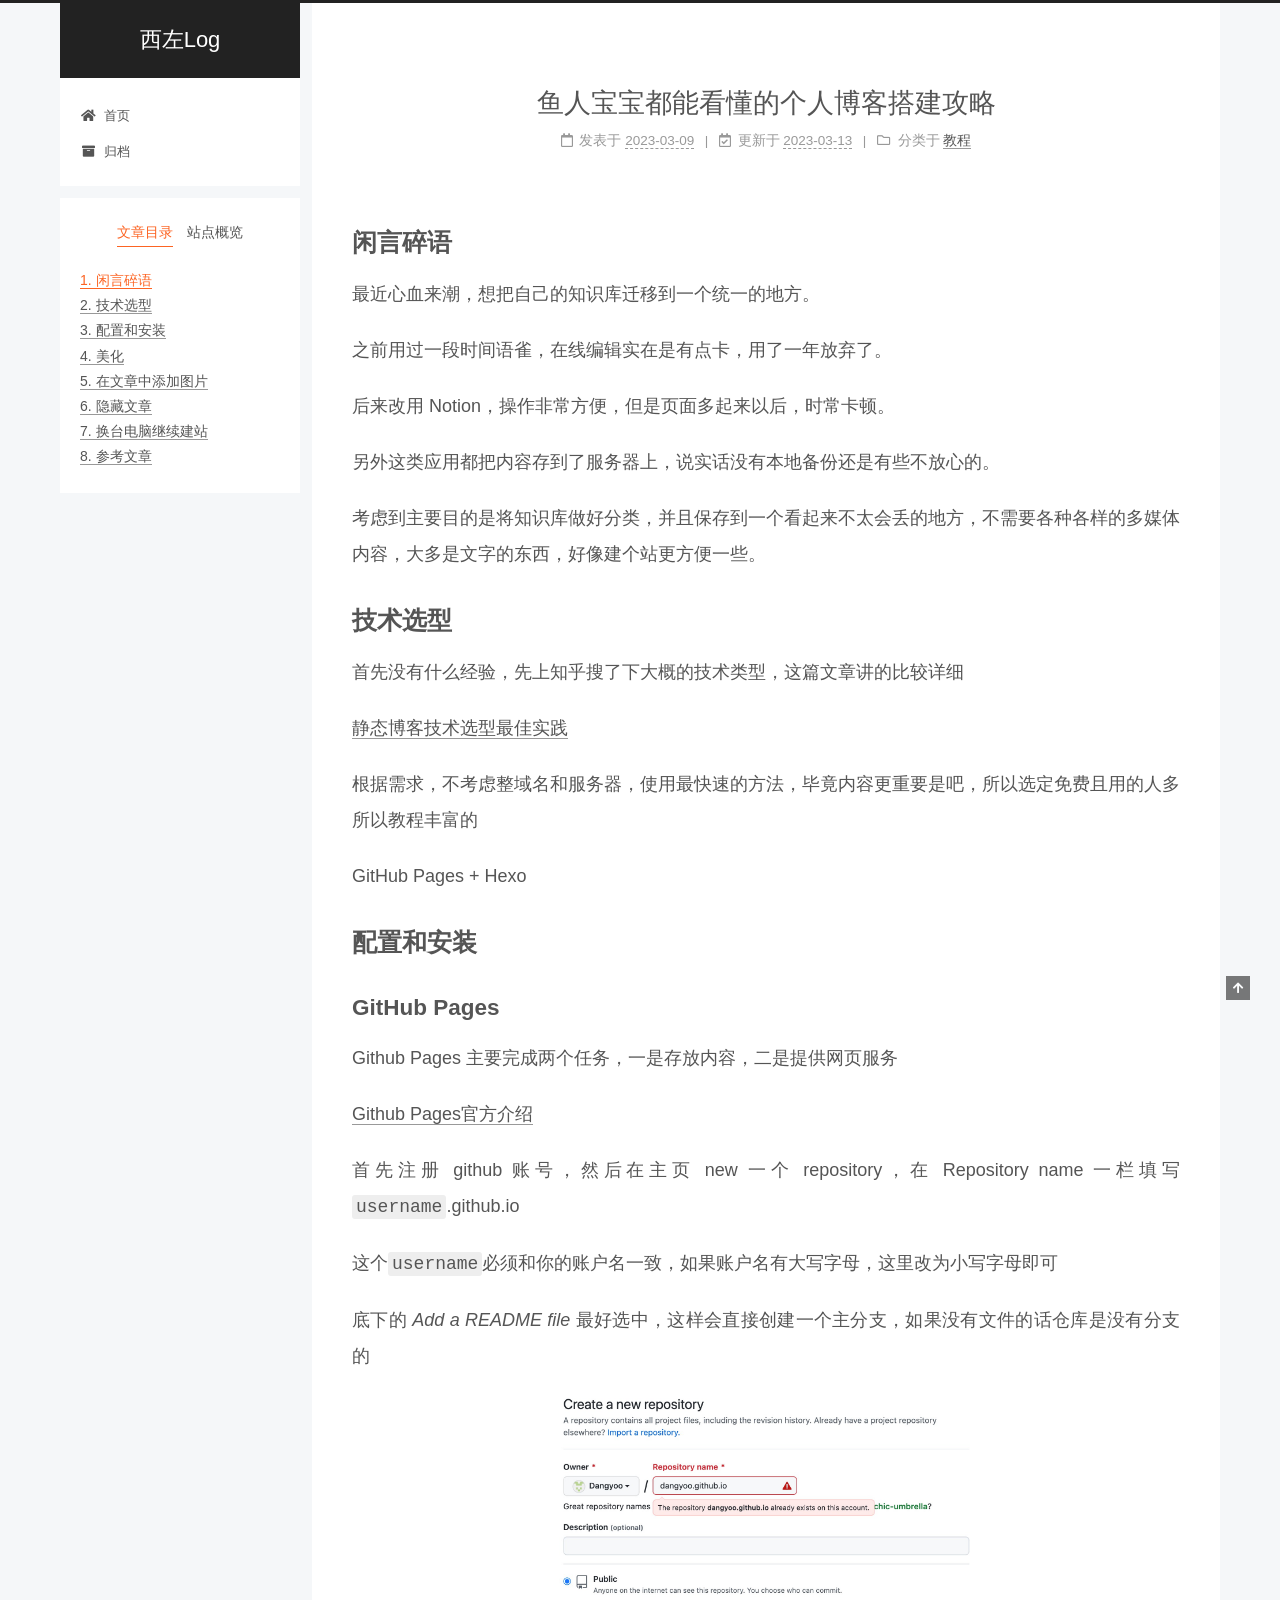
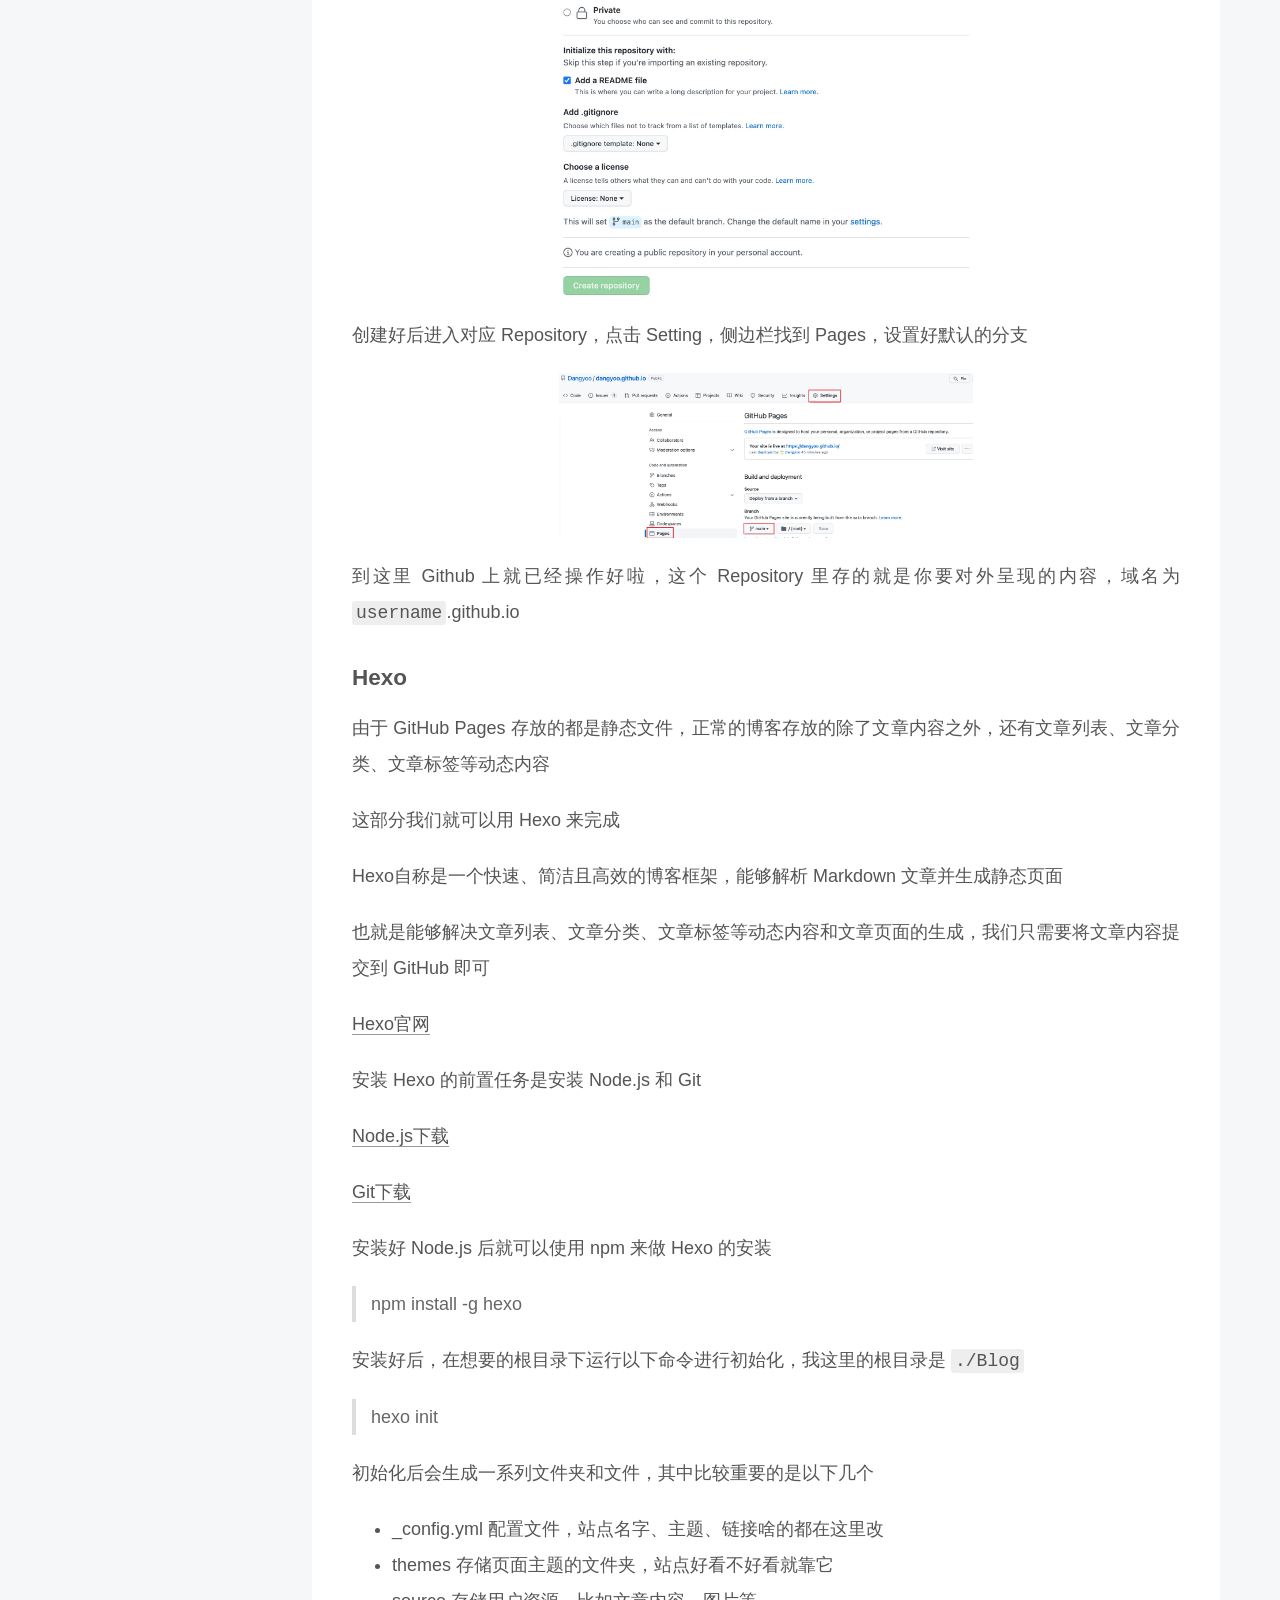
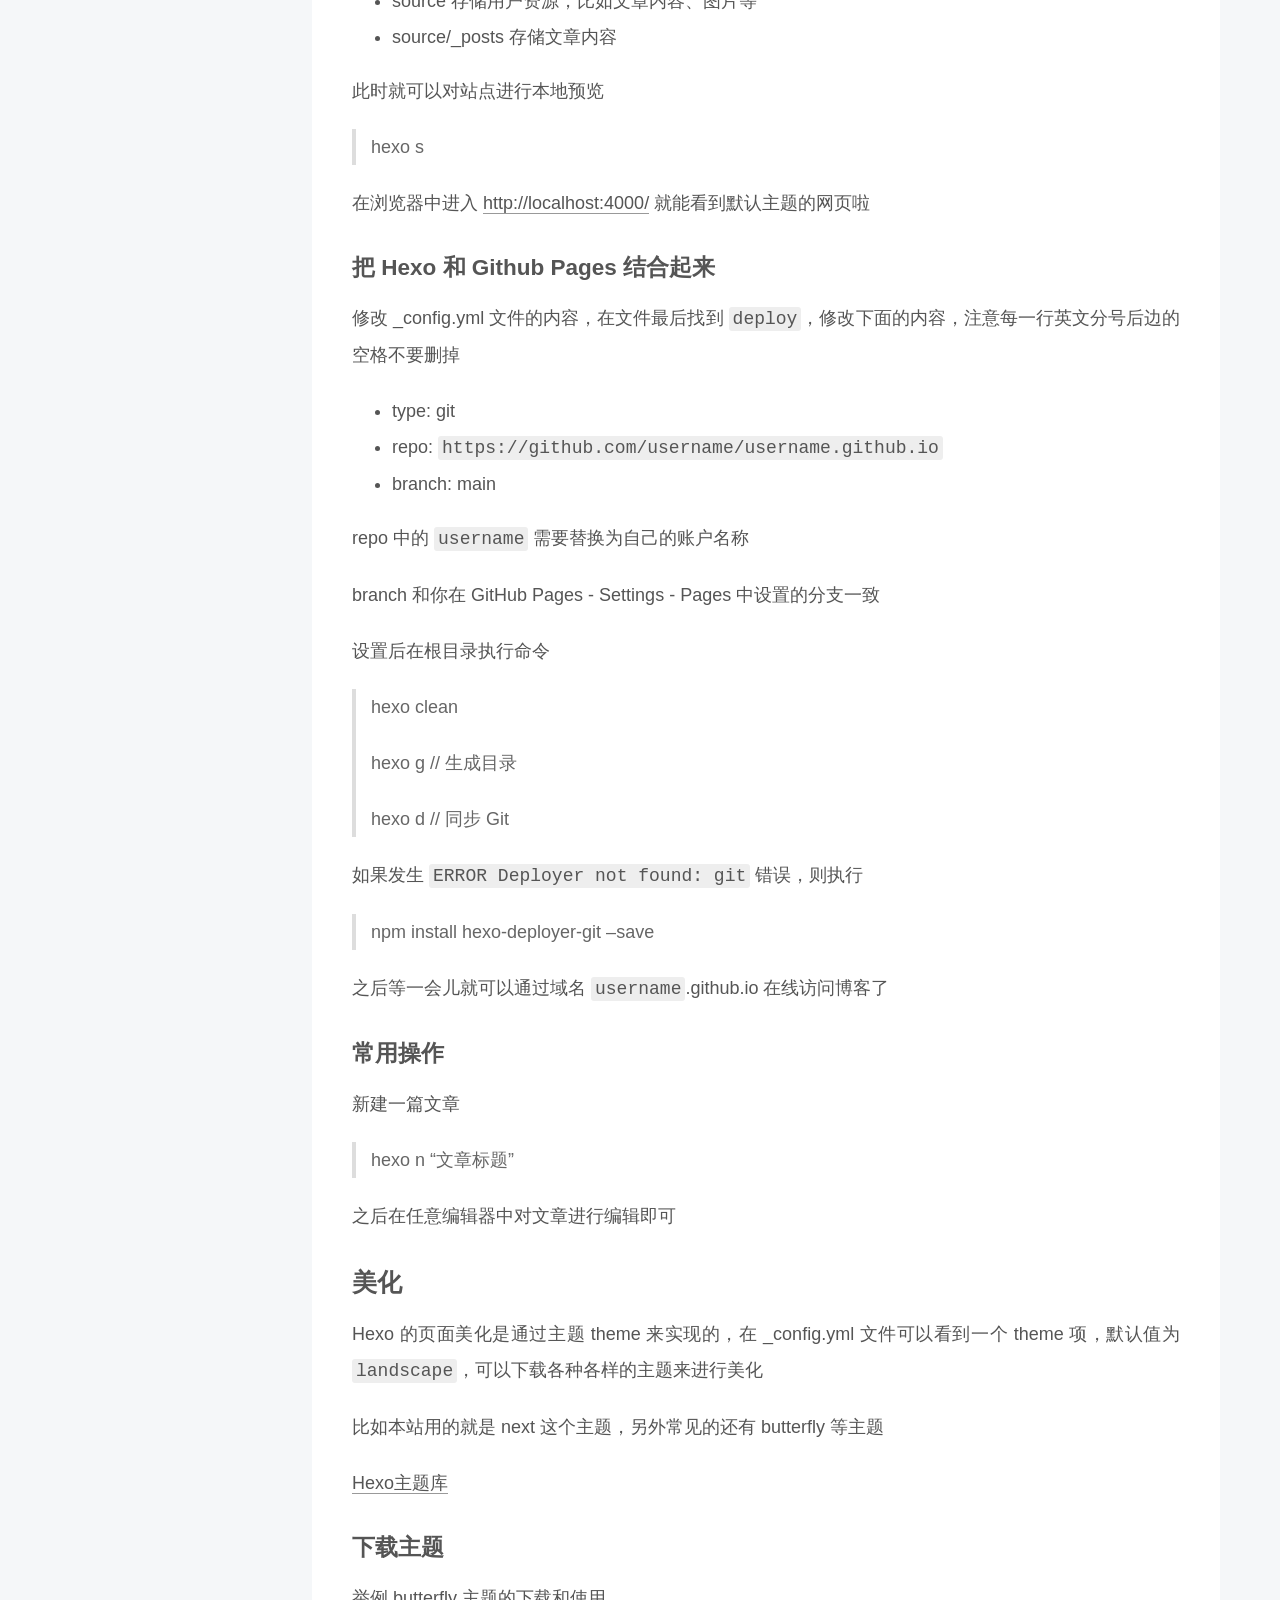
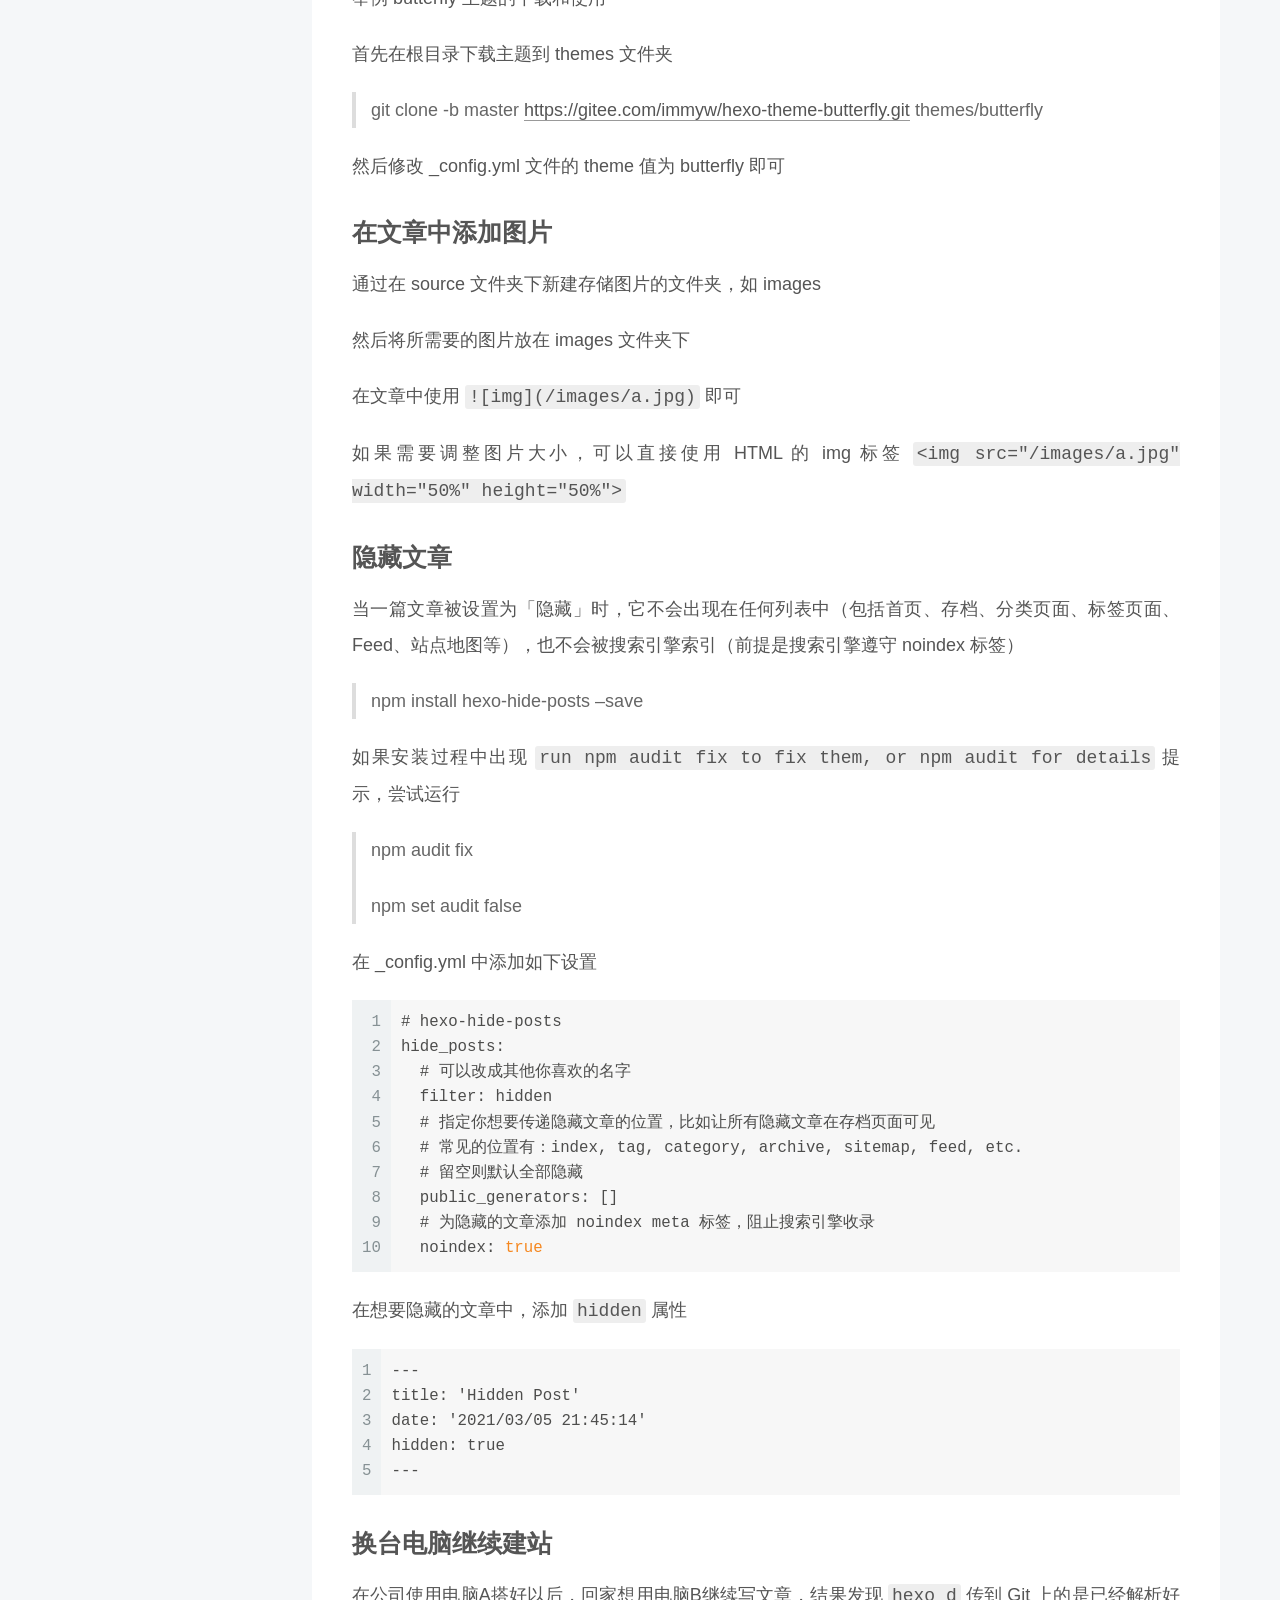
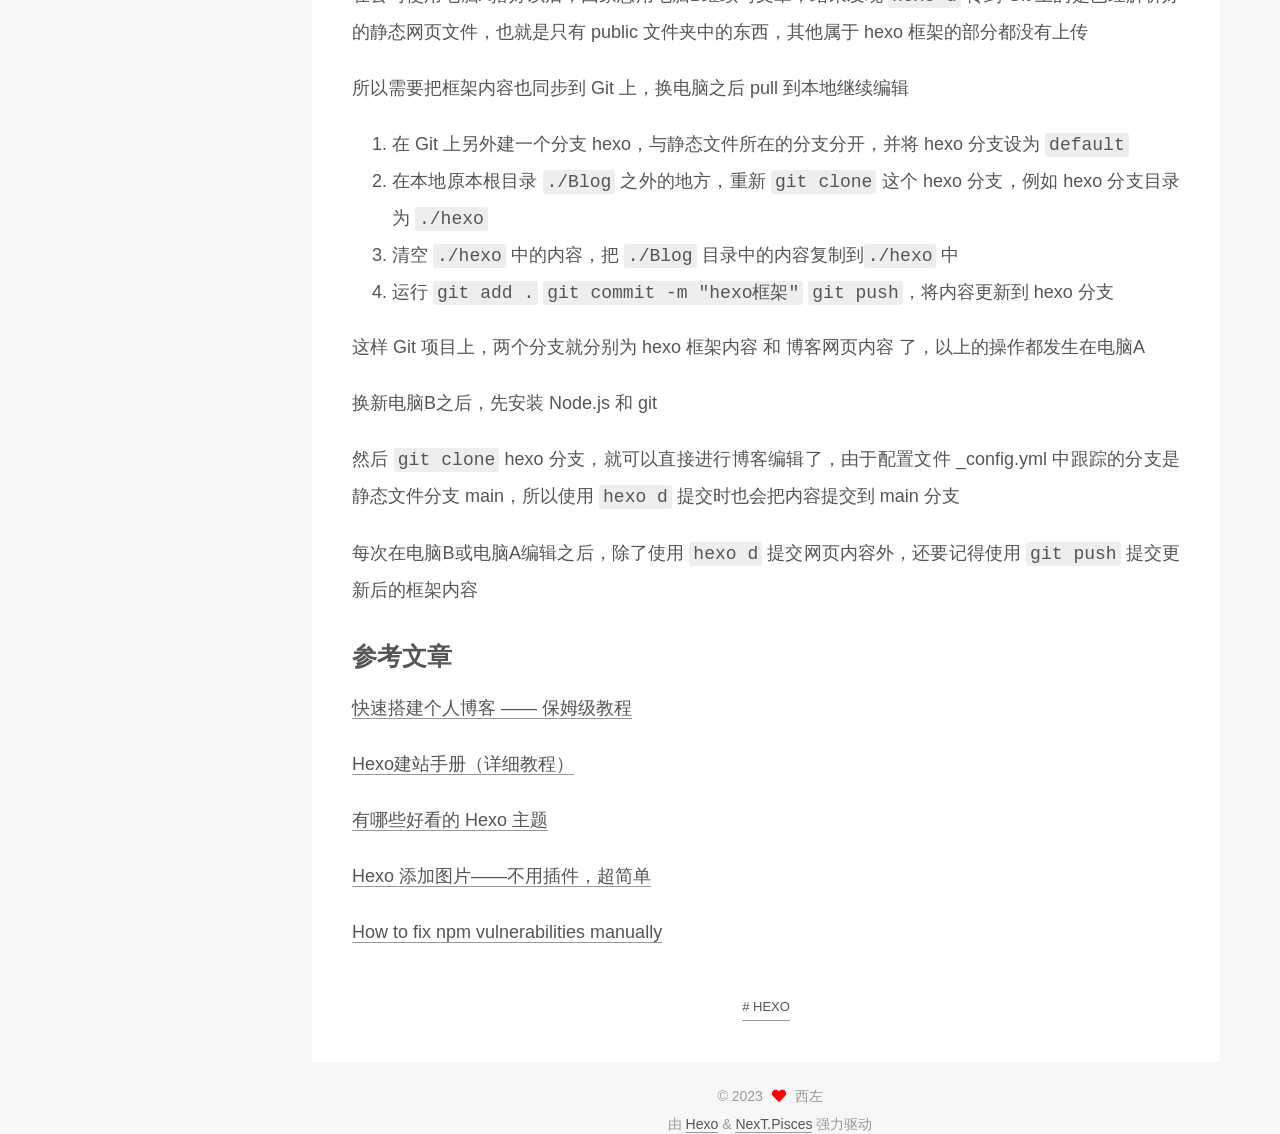
<file: 2023/03/09/鱼人宝宝都能看懂的个人博客搭建攻略/index.html>
<!DOCTYPE html>
<html lang="zh-CN">
<head>
  <meta charset="UTF-8">
<meta name="viewport" content="width=device-width, initial-scale=1, maximum-scale=2">
<meta name="theme-color" content="#222">
<meta name="generator" content="Hexo 6.3.0">
  <link rel="apple-touch-icon" sizes="180x180" href="/images/apple-touch-icon-next.png">
  <link rel="icon" type="image/png" sizes="32x32" href="/images/favicon-32x32-next.png">
  <link rel="icon" type="image/png" sizes="16x16" href="/images/favicon-16x16-next.png">
  <link rel="mask-icon" href="/images/logo.svg" color="#222">

<link rel="stylesheet" href="/css/main.css">


<link rel="stylesheet" href="/lib/font-awesome/css/all.min.css">

<script id="hexo-configurations">
    var NexT = window.NexT || {};
    var CONFIG = {"hostname":"dangyoo.github.io","root":"/","scheme":"Pisces","version":"7.8.0","exturl":false,"sidebar":{"position":"left","display":"post","padding":18,"offset":12,"onmobile":false},"copycode":{"enable":false,"show_result":false,"style":null},"back2top":{"enable":true,"sidebar":false,"scrollpercent":false},"bookmark":{"enable":false,"color":"#222","save":"auto"},"fancybox":false,"mediumzoom":false,"lazyload":false,"pangu":false,"comments":{"style":"tabs","active":null,"storage":true,"lazyload":false,"nav":null},"algolia":{"hits":{"per_page":10},"labels":{"input_placeholder":"Search for Posts","hits_empty":"We didn't find any results for the search: ${query}","hits_stats":"${hits} results found in ${time} ms"}},"localsearch":{"enable":false,"trigger":"auto","top_n_per_article":1,"unescape":false,"preload":false},"motion":{"enable":true,"async":false,"transition":{"post_block":"fadeIn","post_header":"slideDownIn","post_body":"slideDownIn","coll_header":"slideLeftIn","sidebar":"slideUpIn"}}};
  </script>

  <meta name="description" content="闲言碎语最近心血来潮，想把自己的知识库迁移到一个统一的地方。 之前用过一段时间语雀，在线编辑实在是有点卡，用了一年放弃了。 后来改用 Notion，操作非常方便，但是页面多起来以后，时常卡顿。 另外这类应用都把内容存到了服务器上，说实话没有本地备份还是有些不放心的。 考虑到主要目的是将知识库做好分类，并且保存到一个看起来不太会丢的地方，不需要各种各样的多媒体内容，大多是文字的东西，好像建个站更方便">
<meta property="og:type" content="article">
<meta property="og:title" content="鱼人宝宝都能看懂的个人博客搭建攻略">
<meta property="og:url" content="https://dangyoo.github.io/2023/03/09/%E9%B1%BC%E4%BA%BA%E5%AE%9D%E5%AE%9D%E9%83%BD%E8%83%BD%E7%9C%8B%E6%87%82%E7%9A%84%E4%B8%AA%E4%BA%BA%E5%8D%9A%E5%AE%A2%E6%90%AD%E5%BB%BA%E6%94%BB%E7%95%A5/index.html">
<meta property="og:site_name" content="西左Log">
<meta property="og:description" content="闲言碎语最近心血来潮，想把自己的知识库迁移到一个统一的地方。 之前用过一段时间语雀，在线编辑实在是有点卡，用了一年放弃了。 后来改用 Notion，操作非常方便，但是页面多起来以后，时常卡顿。 另外这类应用都把内容存到了服务器上，说实话没有本地备份还是有些不放心的。 考虑到主要目的是将知识库做好分类，并且保存到一个看起来不太会丢的地方，不需要各种各样的多媒体内容，大多是文字的东西，好像建个站更方便">
<meta property="og:locale" content="zh_CN">
<meta property="og:image" content="https://dangyoo.github.io/images/create_repository.jpg">
<meta property="og:image" content="https://dangyoo.github.io/images/pages_setting.jpg">
<meta property="article:published_time" content="2023-03-09T07:17:10.000Z">
<meta property="article:modified_time" content="2023-03-13T08:32:42.659Z">
<meta property="article:author" content="西左">
<meta property="article:tag" content="HEXO">
<meta name="twitter:card" content="summary">
<meta name="twitter:image" content="https://dangyoo.github.io/images/create_repository.jpg">

<link rel="canonical" href="https://dangyoo.github.io/2023/03/09/%E9%B1%BC%E4%BA%BA%E5%AE%9D%E5%AE%9D%E9%83%BD%E8%83%BD%E7%9C%8B%E6%87%82%E7%9A%84%E4%B8%AA%E4%BA%BA%E5%8D%9A%E5%AE%A2%E6%90%AD%E5%BB%BA%E6%94%BB%E7%95%A5/">


<script id="page-configurations">
  // https://hexo.io/docs/variables.html
  CONFIG.page = {
    sidebar: "",
    isHome : false,
    isPost : true,
    lang   : 'zh-CN'
  };
</script>

  <title>鱼人宝宝都能看懂的个人博客搭建攻略 | 西左Log</title>
  


  <script>
    var _hmt = _hmt || [];
    (function() {
      var hm = document.createElement("script");
      hm.src = "https://hm.baidu.com/hm.js?15db7c636ac845c8c8fe0ca45dac6e54";
      var s = document.getElementsByTagName("script")[0];
      s.parentNode.insertBefore(hm, s);
    })();
  </script>




  <noscript>
  <style>
  .use-motion .brand,
  .use-motion .menu-item,
  .sidebar-inner,
  .use-motion .post-block,
  .use-motion .pagination,
  .use-motion .comments,
  .use-motion .post-header,
  .use-motion .post-body,
  .use-motion .collection-header { opacity: initial; }

  .use-motion .site-title,
  .use-motion .site-subtitle {
    opacity: initial;
    top: initial;
  }

  .use-motion .logo-line-before i { left: initial; }
  .use-motion .logo-line-after i { right: initial; }
  </style>
</noscript>

</head>

<body itemscope itemtype="http://schema.org/WebPage">
  <div class="container use-motion">
    <div class="headband"></div>

    <header class="header" itemscope itemtype="http://schema.org/WPHeader">
      <div class="header-inner"><div class="site-brand-container">
  <div class="site-nav-toggle">
    <div class="toggle" aria-label="切换导航栏">
      <span class="toggle-line toggle-line-first"></span>
      <span class="toggle-line toggle-line-middle"></span>
      <span class="toggle-line toggle-line-last"></span>
    </div>
  </div>

  <div class="site-meta">

    <a href="/" class="brand" rel="start">
      <span class="logo-line-before"><i></i></span>
      <h1 class="site-title">西左Log</h1>
      <span class="logo-line-after"><i></i></span>
    </a>
  </div>

  <div class="site-nav-right">
    <div class="toggle popup-trigger">
    </div>
  </div>
</div>




<nav class="site-nav">
  <ul id="menu" class="main-menu menu">
        <li class="menu-item menu-item-home">

    <a href="/" rel="section"><i class="fa fa-home fa-fw"></i>首页</a>

  </li>
        <li class="menu-item menu-item-archives">

    <a href="/archives/" rel="section"><i class="fa fa-archive fa-fw"></i>归档</a>

  </li>
  </ul>
</nav>




</div>
    </header>

    
  <div class="back-to-top">
    <i class="fa fa-arrow-up"></i>
    <span>0%</span>
  </div>


    <main class="main">
      <div class="main-inner">
        <div class="content-wrap">
          

          <div class="content post posts-expand">
            

    
  
  
  <article itemscope itemtype="http://schema.org/Article" class="post-block" lang="zh-CN">
    <link itemprop="mainEntityOfPage" href="https://dangyoo.github.io/2023/03/09/%E9%B1%BC%E4%BA%BA%E5%AE%9D%E5%AE%9D%E9%83%BD%E8%83%BD%E7%9C%8B%E6%87%82%E7%9A%84%E4%B8%AA%E4%BA%BA%E5%8D%9A%E5%AE%A2%E6%90%AD%E5%BB%BA%E6%94%BB%E7%95%A5/">

    <span hidden itemprop="author" itemscope itemtype="http://schema.org/Person">
      <meta itemprop="image" content="/images/avatar.jpeg">
      <meta itemprop="name" content="西左">
      <meta itemprop="description" content="自是者不彰。">
    </span>

    <span hidden itemprop="publisher" itemscope itemtype="http://schema.org/Organization">
      <meta itemprop="name" content="西左Log">
    </span>
      <header class="post-header">
        <h1 class="post-title" itemprop="name headline">
          鱼人宝宝都能看懂的个人博客搭建攻略
        </h1>

        <div class="post-meta">
            <span class="post-meta-item">
              <span class="post-meta-item-icon">
                <i class="far fa-calendar"></i>
              </span>
              <span class="post-meta-item-text">发表于</span>

              <time title="创建时间：2023-03-09 15:17:10" itemprop="dateCreated datePublished" datetime="2023-03-09T15:17:10+08:00">2023-03-09</time>
            </span>
              <span class="post-meta-item">
                <span class="post-meta-item-icon">
                  <i class="far fa-calendar-check"></i>
                </span>
                <span class="post-meta-item-text">更新于</span>
                <time title="修改时间：2023-03-13 16:32:42" itemprop="dateModified" datetime="2023-03-13T16:32:42+08:00">2023-03-13</time>
              </span>
            <span class="post-meta-item">
              <span class="post-meta-item-icon">
                <i class="far fa-folder"></i>
              </span>
              <span class="post-meta-item-text">分类于</span>
                <span itemprop="about" itemscope itemtype="http://schema.org/Thing">
                  <a href="/categories/%E6%95%99%E7%A8%8B/" itemprop="url" rel="index"><span itemprop="name">教程</span></a>
                </span>
            </span>

          

        </div>
      </header>

    
    
    
    <div class="post-body" itemprop="articleBody">

      
        <h2 id="闲言碎语"><a href="#闲言碎语" class="headerlink" title="闲言碎语"></a>闲言碎语</h2><p>最近心血来潮，想把自己的知识库迁移到一个统一的地方。</p>
<p>之前用过一段时间语雀，在线编辑实在是有点卡，用了一年放弃了。</p>
<p>后来改用 Notion，操作非常方便，但是页面多起来以后，时常卡顿。</p>
<p>另外这类应用都把内容存到了服务器上，说实话没有本地备份还是有些不放心的。</p>
<p>考虑到主要目的是将知识库做好分类，并且保存到一个看起来不太会丢的地方，不需要各种各样的多媒体内容，大多是文字的东西，好像建个站更方便一些。</p>
<h2 id="技术选型"><a href="#技术选型" class="headerlink" title="技术选型"></a>技术选型</h2><p>首先没有什么经验，先上知乎搜了下大概的技术类型，这篇文章讲的比较详细</p>
<p><a target="_blank" rel="noopener" href="https://blog.osfpu.com/post/static-blog-best-solution/">静态博客技术选型最佳实践</a></p>
<p>根据需求，不考虑整域名和服务器，使用最快速的方法，毕竟内容更重要是吧，所以选定免费且用的人多所以教程丰富的</p>
<p>GitHub Pages + Hexo</p>
<h2 id="配置和安装"><a href="#配置和安装" class="headerlink" title="配置和安装"></a>配置和安装</h2><h3 id="GitHub-Pages"><a href="#GitHub-Pages" class="headerlink" title="GitHub Pages"></a>GitHub Pages</h3><p>Github Pages 主要完成两个任务，一是存放内容，二是提供网页服务</p>
<p><a target="_blank" rel="noopener" href="https://pages.github.com/">Github Pages官方介绍</a></p>
<p>首先注册 github 账号，然后在主页 new 一个 repository，在 Repository name 一栏填写 <code>username</code>.github.io</p>
<p>这个<code>username</code>必须和你的账户名一致，如果账户名有大写字母，这里改为小写字母即可</p>
<p>底下的 <em>Add a README file</em> 最好选中，这样会直接创建一个主分支，如果没有文件的话仓库是没有分支的</p>
<img src="/images/create_repository.jpg" width="50%" height="50%">

<p>创建好后进入对应 Repository，点击 Setting，侧边栏找到 Pages，设置好默认的分支</p>
<img src="/images/pages_setting.jpg" width="50%" height="50%">

<p>到这里 Github 上就已经操作好啦，这个 Repository 里存的就是你要对外呈现的内容，域名为 <code>username</code>.github.io</p>
<h3 id="Hexo"><a href="#Hexo" class="headerlink" title="Hexo"></a>Hexo</h3><p>由于 GitHub Pages 存放的都是静态文件，正常的博客存放的除了文章内容之外，还有文章列表、文章分类、文章标签等动态内容</p>
<p>这部分我们就可以用 Hexo 来完成</p>
<p>Hexo自称是一个快速、简洁且高效的博客框架，能够解析 Markdown 文章并生成静态页面</p>
<p>也就是能够解决文章列表、文章分类、文章标签等动态内容和文章页面的生成，我们只需要将文章内容提交到 GitHub 即可</p>
<p><a target="_blank" rel="noopener" href="https://hexo.io/zh-cn/">Hexo官网</a></p>
<p>安装 Hexo 的前置任务是安装 Node.js 和 Git</p>
<p><a target="_blank" rel="noopener" href="https://nodejs.org/en/">Node.js下载</a></p>
<p><a target="_blank" rel="noopener" href="https://git-scm.com/">Git下载</a></p>
<p>安装好 Node.js 后就可以使用 npm 来做 Hexo 的安装</p>
<blockquote>
<p>npm install -g hexo</p>
</blockquote>
<p>安装好后，在想要的根目录下运行以下命令进行初始化，我这里的根目录是 <code>./Blog</code></p>
<blockquote>
<p>hexo init</p>
</blockquote>
<p>初始化后会生成一系列文件夹和文件，其中比较重要的是以下几个</p>
<ul>
<li>_config.yml 配置文件，站点名字、主题、链接啥的都在这里改</li>
<li>themes 存储页面主题的文件夹，站点好看不好看就靠它</li>
<li>source 存储用户资源，比如文章内容、图片等</li>
<li>source&#x2F;_posts 存储文章内容</li>
</ul>
<p>此时就可以对站点进行本地预览</p>
<blockquote>
<p>hexo s</p>
</blockquote>
<p>在浏览器中进入 <a target="_blank" rel="noopener" href="http://localhost:4000/">http://localhost:4000/</a> 就能看到默认主题的网页啦</p>
<h3 id="把-Hexo-和-Github-Pages-结合起来"><a href="#把-Hexo-和-Github-Pages-结合起来" class="headerlink" title="把 Hexo 和 Github Pages 结合起来"></a>把 Hexo 和 Github Pages 结合起来</h3><p>修改 _config.yml 文件的内容，在文件最后找到 <code>deploy</code>，修改下面的内容，注意每一行英文分号后边的空格不要删掉</p>
<ul>
<li>type: git</li>
<li>repo: <code>https://github.com/username/username.github.io</code></li>
<li>branch: main</li>
</ul>
<p>repo 中的 <code>username</code> 需要替换为自己的账户名称</p>
<p>branch 和你在 GitHub Pages - Settings - Pages 中设置的分支一致</p>
<p>设置后在根目录执行命令</p>
<blockquote>
<p>hexo clean</p>
<p>hexo g  &#x2F;&#x2F; 生成目录</p>
<p>hexo d  &#x2F;&#x2F; 同步 Git</p>
</blockquote>
<p>如果发生 <code>ERROR Deployer not found: git</code> 错误，则执行</p>
<blockquote>
<p>npm install hexo-deployer-git –save</p>
</blockquote>
<p>之后等一会儿就可以通过域名 <code>username</code>.github.io 在线访问博客了</p>
<h3 id="常用操作"><a href="#常用操作" class="headerlink" title="常用操作"></a>常用操作</h3><p>新建一篇文章</p>
<blockquote>
<p>hexo n “文章标题”</p>
</blockquote>
<p>之后在任意编辑器中对文章进行编辑即可</p>
<h2 id="美化"><a href="#美化" class="headerlink" title="美化"></a>美化</h2><p>Hexo 的页面美化是通过主题 theme 来实现的，在 _config.yml 文件可以看到一个 theme 项，默认值为 <code>landscape</code>，可以下载各种各样的主题来进行美化</p>
<p>比如本站用的就是 next 这个主题，另外常见的还有 butterfly 等主题</p>
<p><a target="_blank" rel="noopener" href="https://hexo.io/themes/">Hexo主题库</a></p>
<h3 id="下载主题"><a href="#下载主题" class="headerlink" title="下载主题"></a>下载主题</h3><p>举例 butterfly 主题的下载和使用</p>
<p>首先在根目录下载主题到 themes 文件夹</p>
<blockquote>
<p>git clone -b master <a target="_blank" rel="noopener" href="https://gitee.com/immyw/hexo-theme-butterfly.git">https://gitee.com/immyw/hexo-theme-butterfly.git</a> themes&#x2F;butterfly</p>
</blockquote>
<p>然后修改 _config.yml 文件的 theme 值为 butterfly 即可</p>
<h2 id="在文章中添加图片"><a href="#在文章中添加图片" class="headerlink" title="在文章中添加图片"></a>在文章中添加图片</h2><p>通过在 source 文件夹下新建存储图片的文件夹，如 images</p>
<p>然后将所需要的图片放在 images 文件夹下</p>
<p>在文章中使用 <code>![img](/images/a.jpg)</code> 即可</p>
<p>如果需要调整图片大小，可以直接使用 HTML 的 img 标签 <code>&lt;img src=&quot;/images/a.jpg&quot; width=&quot;50%&quot; height=&quot;50%&quot;&gt;</code></p>
<h2 id="隐藏文章"><a href="#隐藏文章" class="headerlink" title="隐藏文章"></a>隐藏文章</h2><p>当一篇文章被设置为「隐藏」时，它不会出现在任何列表中（包括首页、存档、分类页面、标签页面、Feed、站点地图等），也不会被搜索引擎索引（前提是搜索引擎遵守 noindex 标签）</p>
<blockquote>
<p>npm install hexo-hide-posts –save</p>
</blockquote>
<p>如果安装过程中出现 <code>run npm audit fix to fix them, or npm audit for details</code> 提示，尝试运行</p>
<blockquote>
<p>npm audit fix</p>
<p>npm set audit false</p>
</blockquote>
<p>在 _config.yml 中添加如下设置</p>
<figure class="highlight js"><table><tr><td class="gutter"><pre><span class="line">1</span><br><span class="line">2</span><br><span class="line">3</span><br><span class="line">4</span><br><span class="line">5</span><br><span class="line">6</span><br><span class="line">7</span><br><span class="line">8</span><br><span class="line">9</span><br><span class="line">10</span><br></pre></td><td class="code"><pre><span class="line"># hexo-hide-posts</span><br><span class="line"><span class="attr">hide_posts</span>:</span><br><span class="line">  # 可以改成其他你喜欢的名字</span><br><span class="line">  <span class="attr">filter</span>: hidden</span><br><span class="line">  # 指定你想要传递隐藏文章的位置，比如让所有隐藏文章在存档页面可见</span><br><span class="line">  # 常见的位置有：index, tag, category, archive, sitemap, feed, etc.</span><br><span class="line">  # 留空则默认全部隐藏</span><br><span class="line">  <span class="attr">public_generators</span>: []</span><br><span class="line">  # 为隐藏的文章添加 noindex meta 标签，阻止搜索引擎收录</span><br><span class="line">  <span class="attr">noindex</span>: <span class="literal">true</span></span><br></pre></td></tr></table></figure>

<p>在想要隐藏的文章中，添加 <code>hidden</code> 属性</p>
<figure class="highlight markdown"><table><tr><td class="gutter"><pre><span class="line">1</span><br><span class="line">2</span><br><span class="line">3</span><br><span class="line">4</span><br><span class="line">5</span><br></pre></td><td class="code"><pre><span class="line">---</span><br><span class="line">title: &#x27;Hidden Post&#x27;</span><br><span class="line">date: &#x27;2021/03/05 21:45:14&#x27;</span><br><span class="line"><span class="section">hidden: true</span></span><br><span class="line"><span class="section">---</span></span><br></pre></td></tr></table></figure>

<h2 id="换台电脑继续建站"><a href="#换台电脑继续建站" class="headerlink" title="换台电脑继续建站"></a>换台电脑继续建站</h2><p>在公司使用电脑A搭好以后，回家想用电脑B继续写文章，结果发现 <code>hexo d</code> 传到 Git 上的是已经解析好的静态网页文件，也就是只有 public 文件夹中的东西，其他属于 hexo 框架的部分都没有上传</p>
<p>所以需要把框架内容也同步到 Git 上，换电脑之后 pull 到本地继续编辑</p>
<ol>
<li>在 Git 上另外建一个分支 hexo，与静态文件所在的分支分开，并将 hexo 分支设为 <code>default</code></li>
<li>在本地原本根目录 <code>./Blog</code> 之外的地方，重新 <code>git clone</code> 这个 hexo 分支，例如 hexo 分支目录为 <code>./hexo</code></li>
<li>清空 <code>./hexo</code> 中的内容，把 <code>./Blog</code> 目录中的内容复制到<code>./hexo</code> 中</li>
<li>运行 <code>git add .</code> <code>git commit -m &quot;hexo框架&quot;</code> <code>git push</code>，将内容更新到 hexo 分支</li>
</ol>
<p>这样 Git 项目上，两个分支就分别为 hexo 框架内容 和 博客网页内容 了，以上的操作都发生在电脑A</p>
<p>换新电脑B之后，先安装 Node.js 和 git</p>
<p>然后 <code>git clone</code> hexo 分支，就可以直接进行博客编辑了，由于配置文件 _config.yml 中跟踪的分支是静态文件分支 main，所以使用 <code>hexo d</code> 提交时也会把内容提交到 main 分支</p>
<p>每次在电脑B或电脑A编辑之后，除了使用 <code>hexo d</code> 提交网页内容外，还要记得使用 <code>git push</code> 提交更新后的框架内容</p>
<h2 id="参考文章"><a href="#参考文章" class="headerlink" title="参考文章"></a>参考文章</h2><p><a target="_blank" rel="noopener" href="https://pdpeng.github.io/2022/01/19/setup-personal-blog/">快速搭建个人博客 —— 保姆级教程</a></p>
<p><a target="_blank" rel="noopener" href="https://zhuanlan.zhihu.com/p/144722437">Hexo建站手册（详细教程）</a></p>
<p><a target="_blank" rel="noopener" href="https://www.zhihu.com/question/24422335">有哪些好看的 Hexo 主题</a></p>
<p><a target="_blank" rel="noopener" href="https://blog.csdn.net/Miracle_ps/article/details/114791335">Hexo 添加图片——不用插件，超简单</a></p>
<p><a target="_blank" rel="noopener" href="https://stackoverflow.com/questions/51377148/how-to-fix-npm-vulnerabilities-manually">How to fix npm vulnerabilities manually</a></p>

    </div>

    
    
    

      <footer class="post-footer">
          <div class="post-tags">
              <a href="/tags/HEXO/" rel="tag"># HEXO</a>
          </div>

        


        
      </footer>
    
  </article>
  
  
  



          </div>
          

<script>
  window.addEventListener('tabs:register', () => {
    let { activeClass } = CONFIG.comments;
    if (CONFIG.comments.storage) {
      activeClass = localStorage.getItem('comments_active') || activeClass;
    }
    if (activeClass) {
      let activeTab = document.querySelector(`a[href="#comment-${activeClass}"]`);
      if (activeTab) {
        activeTab.click();
      }
    }
  });
  if (CONFIG.comments.storage) {
    window.addEventListener('tabs:click', event => {
      if (!event.target.matches('.tabs-comment .tab-content .tab-pane')) return;
      let commentClass = event.target.classList[1];
      localStorage.setItem('comments_active', commentClass);
    });
  }
</script>

        </div>
          
  
  <div class="toggle sidebar-toggle">
    <span class="toggle-line toggle-line-first"></span>
    <span class="toggle-line toggle-line-middle"></span>
    <span class="toggle-line toggle-line-last"></span>
  </div>

  <aside class="sidebar">
    <div class="sidebar-inner">

      <ul class="sidebar-nav motion-element">
        <li class="sidebar-nav-toc">
          文章目录
        </li>
        <li class="sidebar-nav-overview">
          站点概览
        </li>
      </ul>

      <!--noindex-->
      <div class="post-toc-wrap sidebar-panel">
          <div class="post-toc motion-element"><ol class="nav"><li class="nav-item nav-level-2"><a class="nav-link" href="#%E9%97%B2%E8%A8%80%E7%A2%8E%E8%AF%AD"><span class="nav-number">1.</span> <span class="nav-text">闲言碎语</span></a></li><li class="nav-item nav-level-2"><a class="nav-link" href="#%E6%8A%80%E6%9C%AF%E9%80%89%E5%9E%8B"><span class="nav-number">2.</span> <span class="nav-text">技术选型</span></a></li><li class="nav-item nav-level-2"><a class="nav-link" href="#%E9%85%8D%E7%BD%AE%E5%92%8C%E5%AE%89%E8%A3%85"><span class="nav-number">3.</span> <span class="nav-text">配置和安装</span></a><ol class="nav-child"><li class="nav-item nav-level-3"><a class="nav-link" href="#GitHub-Pages"><span class="nav-number">3.1.</span> <span class="nav-text">GitHub Pages</span></a></li><li class="nav-item nav-level-3"><a class="nav-link" href="#Hexo"><span class="nav-number">3.2.</span> <span class="nav-text">Hexo</span></a></li><li class="nav-item nav-level-3"><a class="nav-link" href="#%E6%8A%8A-Hexo-%E5%92%8C-Github-Pages-%E7%BB%93%E5%90%88%E8%B5%B7%E6%9D%A5"><span class="nav-number">3.3.</span> <span class="nav-text">把 Hexo 和 Github Pages 结合起来</span></a></li><li class="nav-item nav-level-3"><a class="nav-link" href="#%E5%B8%B8%E7%94%A8%E6%93%8D%E4%BD%9C"><span class="nav-number">3.4.</span> <span class="nav-text">常用操作</span></a></li></ol></li><li class="nav-item nav-level-2"><a class="nav-link" href="#%E7%BE%8E%E5%8C%96"><span class="nav-number">4.</span> <span class="nav-text">美化</span></a><ol class="nav-child"><li class="nav-item nav-level-3"><a class="nav-link" href="#%E4%B8%8B%E8%BD%BD%E4%B8%BB%E9%A2%98"><span class="nav-number">4.1.</span> <span class="nav-text">下载主题</span></a></li></ol></li><li class="nav-item nav-level-2"><a class="nav-link" href="#%E5%9C%A8%E6%96%87%E7%AB%A0%E4%B8%AD%E6%B7%BB%E5%8A%A0%E5%9B%BE%E7%89%87"><span class="nav-number">5.</span> <span class="nav-text">在文章中添加图片</span></a></li><li class="nav-item nav-level-2"><a class="nav-link" href="#%E9%9A%90%E8%97%8F%E6%96%87%E7%AB%A0"><span class="nav-number">6.</span> <span class="nav-text">隐藏文章</span></a></li><li class="nav-item nav-level-2"><a class="nav-link" href="#%E6%8D%A2%E5%8F%B0%E7%94%B5%E8%84%91%E7%BB%A7%E7%BB%AD%E5%BB%BA%E7%AB%99"><span class="nav-number">7.</span> <span class="nav-text">换台电脑继续建站</span></a></li><li class="nav-item nav-level-2"><a class="nav-link" href="#%E5%8F%82%E8%80%83%E6%96%87%E7%AB%A0"><span class="nav-number">8.</span> <span class="nav-text">参考文章</span></a></li></ol></div>
      </div>
      <!--/noindex-->

      <div class="site-overview-wrap sidebar-panel">
        <div class="site-author motion-element" itemprop="author" itemscope itemtype="http://schema.org/Person">
    <img class="site-author-image" itemprop="image" alt="西左"
      src="/images/avatar.jpeg">
  <p class="site-author-name" itemprop="name">西左</p>
  <div class="site-description" itemprop="description">自是者不彰。</div>
</div>
<div class="site-state-wrap motion-element">
  <nav class="site-state">
      <div class="site-state-item site-state-posts">
          <a href="/archives/">
        
          <span class="site-state-item-count">1</span>
          <span class="site-state-item-name">日志</span>
        </a>
      </div>
      <div class="site-state-item site-state-categories">
        <span class="site-state-item-count">1</span>
        <span class="site-state-item-name">分类</span>
      </div>
      <div class="site-state-item site-state-tags">
        <span class="site-state-item-count">1</span>
        <span class="site-state-item-name">标签</span>
      </div>
  </nav>
</div>



      </div>

    </div>
  </aside>
  <div id="sidebar-dimmer"></div>


      </div>
    </main>

    <footer class="footer">
      <div class="footer-inner">
        

        

<div class="copyright">
  
  &copy; 
  <span itemprop="copyrightYear">2023</span>
  <span class="with-love">
    <i class="fa fa-heart"></i>
  </span>
  <span class="author" itemprop="copyrightHolder">西左</span>
</div>
  <div class="powered-by">由 <a href="https://hexo.io/" class="theme-link" rel="noopener" target="_blank">Hexo</a> & <a href="https://pisces.theme-next.org/" class="theme-link" rel="noopener" target="_blank">NexT.Pisces</a> 强力驱动
  </div>

        








      </div>
    </footer>
  </div>

  
  <script src="/lib/anime.min.js"></script>
  <script src="/lib/velocity/velocity.min.js"></script>
  <script src="/lib/velocity/velocity.ui.min.js"></script>

<script src="/js/utils.js"></script>

<script src="/js/motion.js"></script>


<script src="/js/schemes/pisces.js"></script>


<script src="/js/next-boot.js"></script>




  















  

  

</body>
</html>
</file>
<file: css/main.css>
:root {
  --body-bg-color: #f5f7f9;
  --content-bg-color: #fff;
  --card-bg-color: #f5f5f5;
  --text-color: #555;
  --blockquote-color: #666;
  --link-color: #555;
  --link-hover-color: #222;
  --brand-color: #fff;
  --brand-hover-color: #fff;
  --table-row-odd-bg-color: #f9f9f9;
  --table-row-hover-bg-color: #f5f5f5;
  --menu-item-bg-color: #f5f5f5;
  --btn-default-bg: #fff;
  --btn-default-color: #555;
  --btn-default-border-color: #555;
  --btn-default-hover-bg: #222;
  --btn-default-hover-color: #fff;
  --btn-default-hover-border-color: #222;
}
html {
  line-height: 1.15; /* 1 */
  -webkit-text-size-adjust: 100%; /* 2 */
}
body {
  margin: 0;
}
main {
  display: block;
}
h1 {
  font-size: 2em;
  margin: 0.67em 0;
}
hr {
  box-sizing: content-box; /* 1 */
  height: 0; /* 1 */
  overflow: visible; /* 2 */
}
pre {
  font-family: monospace, monospace; /* 1 */
  font-size: 1em; /* 2 */
}
a {
  background: transparent;
}
abbr[title] {
  border-bottom: none; /* 1 */
  text-decoration: underline; /* 2 */
  text-decoration: underline dotted; /* 2 */
}
b,
strong {
  font-weight: bolder;
}
code,
kbd,
samp {
  font-family: monospace, monospace; /* 1 */
  font-size: 1em; /* 2 */
}
small {
  font-size: 80%;
}
sub,
sup {
  font-size: 75%;
  line-height: 0;
  position: relative;
  vertical-align: baseline;
}
sub {
  bottom: -0.25em;
}
sup {
  top: -0.5em;
}
img {
  border-style: none;
}
button,
input,
optgroup,
select,
textarea {
  font-family: inherit; /* 1 */
  font-size: 100%; /* 1 */
  line-height: 1.15; /* 1 */
  margin: 0; /* 2 */
}
button,
input {
/* 1 */
  overflow: visible;
}
button,
select {
/* 1 */
  text-transform: none;
}
button,
[type='button'],
[type='reset'],
[type='submit'] {
  -webkit-appearance: button;
}
button::-moz-focus-inner,
[type='button']::-moz-focus-inner,
[type='reset']::-moz-focus-inner,
[type='submit']::-moz-focus-inner {
  border-style: none;
  padding: 0;
}
button:-moz-focusring,
[type='button']:-moz-focusring,
[type='reset']:-moz-focusring,
[type='submit']:-moz-focusring {
  outline: 1px dotted ButtonText;
}
fieldset {
  padding: 0.35em 0.75em 0.625em;
}
legend {
  box-sizing: border-box; /* 1 */
  color: inherit; /* 2 */
  display: table; /* 1 */
  max-width: 100%; /* 1 */
  padding: 0; /* 3 */
  white-space: normal; /* 1 */
}
progress {
  vertical-align: baseline;
}
textarea {
  overflow: auto;
}
[type='checkbox'],
[type='radio'] {
  box-sizing: border-box; /* 1 */
  padding: 0; /* 2 */
}
[type='number']::-webkit-inner-spin-button,
[type='number']::-webkit-outer-spin-button {
  height: auto;
}
[type='search'] {
  outline-offset: -2px; /* 2 */
  -webkit-appearance: textfield; /* 1 */
}
[type='search']::-webkit-search-decoration {
  -webkit-appearance: none;
}
::-webkit-file-upload-button {
  font: inherit; /* 2 */
  -webkit-appearance: button; /* 1 */
}
details {
  display: block;
}
summary {
  display: list-item;
}
template {
  display: none;
}
[hidden] {
  display: none;
}
::selection {
  background: #262a30;
  color: #eee;
}
html,
body {
  height: 100%;
}
body {
  background: var(--body-bg-color);
  color: var(--text-color);
  font-family: 'Lato', "PingFang SC", "Microsoft YaHei", sans-serif;
  font-size: 1em;
  line-height: 2;
}
@media (max-width: 991px) {
  body {
    padding-left: 0 !important;
    padding-right: 0 !important;
  }
}
h1,
h2,
h3,
h4,
h5,
h6 {
  font-family: 'Lato', "PingFang SC", "Microsoft YaHei", sans-serif;
  font-weight: bold;
  line-height: 1.5;
  margin: 20px 0 15px;
}
h1 {
  font-size: 1.5em;
}
h2 {
  font-size: 1.375em;
}
h3 {
  font-size: 1.25em;
}
h4 {
  font-size: 1.125em;
}
h5 {
  font-size: 1em;
}
h6 {
  font-size: 0.875em;
}
p {
  margin: 0 0 20px 0;
}
a,
span.exturl {
  border-bottom: 1px solid #999;
  color: var(--link-color);
  outline: 0;
  text-decoration: none;
  overflow-wrap: break-word;
  word-wrap: break-word;
  cursor: pointer;
}
a:hover,
span.exturl:hover {
  border-bottom-color: var(--link-hover-color);
  color: var(--link-hover-color);
}
iframe,
img,
video {
  display: block;
  margin-left: auto;
  margin-right: auto;
  max-width: 100%;
}
hr {
  background-image: repeating-linear-gradient(-45deg, #ddd, #ddd 4px, transparent 4px, transparent 8px);
  border: 0;
  height: 3px;
  margin: 40px 0;
}
blockquote {
  border-left: 4px solid #ddd;
  color: var(--blockquote-color);
  margin: 0;
  padding: 0 15px;
}
blockquote cite::before {
  content: '-';
  padding: 0 5px;
}
dt {
  font-weight: bold;
}
dd {
  margin: 0;
  padding: 0;
}
kbd {
  background-color: #f5f5f5;
  background-image: linear-gradient(#eee, #fff, #eee);
  border: 1px solid #ccc;
  border-radius: 0.2em;
  box-shadow: 0.1em 0.1em 0.2em rgba(0,0,0,0.1);
  color: #555;
  font-family: inherit;
  padding: 0.1em 0.3em;
  white-space: nowrap;
}
.table-container {
  overflow: auto;
}
table {
  border-collapse: collapse;
  border-spacing: 0;
  font-size: 0.875em;
  margin: 0 0 20px 0;
  width: 100%;
}
tbody tr:nth-of-type(odd) {
  background: var(--table-row-odd-bg-color);
}
tbody tr:hover {
  background: var(--table-row-hover-bg-color);
}
caption,
th,
td {
  font-weight: normal;
  padding: 8px;
  vertical-align: middle;
}
th,
td {
  border: 1px solid #ddd;
  border-bottom: 3px solid #ddd;
}
th {
  font-weight: 700;
  padding-bottom: 10px;
}
td {
  border-bottom-width: 1px;
}
.btn {
  background: var(--btn-default-bg);
  border: 2px solid var(--btn-default-border-color);
  border-radius: 2px;
  color: var(--btn-default-color);
  display: inline-block;
  font-size: 0.875em;
  line-height: 2;
  padding: 0 20px;
  text-decoration: none;
  transition-property: background-color;
  transition-delay: 0s;
  transition-duration: 0.2s;
  transition-timing-function: ease-in-out;
}
.btn:hover {
  background: var(--btn-default-hover-bg);
  border-color: var(--btn-default-hover-border-color);
  color: var(--btn-default-hover-color);
}
.btn + .btn {
  margin: 0 0 8px 8px;
}
.btn .fa-fw {
  text-align: left;
  width: 1.285714285714286em;
}
.toggle {
  line-height: 0;
}
.toggle .toggle-line {
  background: #fff;
  display: inline-block;
  height: 2px;
  left: 0;
  position: relative;
  top: 0;
  transition: all 0.4s;
  vertical-align: top;
  width: 100%;
}
.toggle .toggle-line:not(:first-child) {
  margin-top: 3px;
}
.toggle.toggle-arrow .toggle-line-first {
  left: 50%;
  top: 2px;
  transform: rotate(45deg);
  width: 50%;
}
.toggle.toggle-arrow .toggle-line-middle {
  left: 2px;
  width: 90%;
}
.toggle.toggle-arrow .toggle-line-last {
  left: 50%;
  top: -2px;
  transform: rotate(-45deg);
  width: 50%;
}
.toggle.toggle-close .toggle-line-first {
  transform: rotate(-45deg);
  top: 5px;
}
.toggle.toggle-close .toggle-line-middle {
  opacity: 0;
}
.toggle.toggle-close .toggle-line-last {
  transform: rotate(45deg);
  top: -5px;
}
.highlight,
pre {
  background: #f7f7f7;
  color: #4d4d4c;
  line-height: 1.6;
  margin: 0 auto 20px;
}
pre,
code {
  font-family: consolas, Menlo, monospace, "PingFang SC", "Microsoft YaHei";
}
code {
  background: #eee;
  border-radius: 3px;
  color: #555;
  padding: 2px 4px;
  overflow-wrap: break-word;
  word-wrap: break-word;
}
.highlight *::selection {
  background: #d6d6d6;
}
.highlight pre {
  border: 0;
  margin: 0;
  padding: 10px 0;
}
.highlight table {
  border: 0;
  margin: 0;
  width: auto;
}
.highlight td {
  border: 0;
  padding: 0;
}
.highlight figcaption {
  background: #eff2f3;
  color: #4d4d4c;
  display: flex;
  font-size: 0.875em;
  justify-content: space-between;
  line-height: 1.2;
  padding: 0.5em;
}
.highlight figcaption a {
  color: #4d4d4c;
}
.highlight figcaption a:hover {
  border-bottom-color: #4d4d4c;
}
.highlight .gutter {
  -moz-user-select: none;
  -ms-user-select: none;
  -webkit-user-select: none;
  user-select: none;
}
.highlight .gutter pre {
  background: #eff2f3;
  color: #869194;
  padding-left: 10px;
  padding-right: 10px;
  text-align: right;
}
.highlight .code pre {
  background: #f7f7f7;
  padding-left: 10px;
  width: 100%;
}
.gist table {
  width: auto;
}
.gist table td {
  border: 0;
}
pre {
  overflow: auto;
  padding: 10px;
}
pre code {
  background: none;
  color: #4d4d4c;
  font-size: 0.875em;
  padding: 0;
  text-shadow: none;
}
pre .deletion {
  background: #fdd;
}
pre .addition {
  background: #dfd;
}
pre .meta {
  color: #eab700;
  -moz-user-select: none;
  -ms-user-select: none;
  -webkit-user-select: none;
  user-select: none;
}
pre .comment {
  color: #8e908c;
}
pre .variable,
pre .attribute,
pre .tag,
pre .name,
pre .regexp,
pre .ruby .constant,
pre .xml .tag .title,
pre .xml .pi,
pre .xml .doctype,
pre .html .doctype,
pre .css .id,
pre .css .class,
pre .css .pseudo {
  color: #c82829;
}
pre .number,
pre .preprocessor,
pre .built_in,
pre .builtin-name,
pre .literal,
pre .params,
pre .constant,
pre .command {
  color: #f5871f;
}
pre .ruby .class .title,
pre .css .rules .attribute,
pre .string,
pre .symbol,
pre .value,
pre .inheritance,
pre .header,
pre .ruby .symbol,
pre .xml .cdata,
pre .special,
pre .formula {
  color: #718c00;
}
pre .title,
pre .css .hexcolor {
  color: #3e999f;
}
pre .function,
pre .python .decorator,
pre .python .title,
pre .ruby .function .title,
pre .ruby .title .keyword,
pre .perl .sub,
pre .javascript .title,
pre .coffeescript .title {
  color: #4271ae;
}
pre .keyword,
pre .javascript .function {
  color: #8959a8;
}
.blockquote-center {
  border-left: none;
  margin: 40px 0;
  padding: 0;
  position: relative;
  text-align: center;
}
.blockquote-center .fa {
  display: block;
  opacity: 0.6;
  position: absolute;
  width: 100%;
}
.blockquote-center .fa-quote-left {
  border-top: 1px solid #ccc;
  text-align: left;
  top: -20px;
}
.blockquote-center .fa-quote-right {
  border-bottom: 1px solid #ccc;
  text-align: right;
  bottom: -20px;
}
.blockquote-center p,
.blockquote-center div {
  text-align: center;
}
.post-body .group-picture img {
  margin: 0 auto;
  padding: 0 3px;
}
.group-picture-row {
  margin-bottom: 6px;
  overflow: hidden;
}
.group-picture-column {
  float: left;
  margin-bottom: 10px;
}
.post-body .label {
  color: #555;
  display: inline;
  padding: 0 2px;
}
.post-body .label.default {
  background: #f0f0f0;
}
.post-body .label.primary {
  background: #efe6f7;
}
.post-body .label.info {
  background: #e5f2f8;
}
.post-body .label.success {
  background: #e7f4e9;
}
.post-body .label.warning {
  background: #fcf6e1;
}
.post-body .label.danger {
  background: #fae8eb;
}
.post-body .tabs {
  margin-bottom: 20px;
}
.post-body .tabs,
.tabs-comment {
  display: block;
  padding-top: 10px;
  position: relative;
}
.post-body .tabs ul.nav-tabs,
.tabs-comment ul.nav-tabs {
  display: flex;
  flex-wrap: wrap;
  margin: 0;
  margin-bottom: -1px;
  padding: 0;
}
@media (max-width: 413px) {
  .post-body .tabs ul.nav-tabs,
  .tabs-comment ul.nav-tabs {
    display: block;
    margin-bottom: 5px;
  }
}
.post-body .tabs ul.nav-tabs li.tab,
.tabs-comment ul.nav-tabs li.tab {
  border-bottom: 1px solid #ddd;
  border-left: 1px solid transparent;
  border-right: 1px solid transparent;
  border-top: 3px solid transparent;
  flex-grow: 1;
  list-style-type: none;
  border-radius: 0 0 0 0;
}
@media (max-width: 413px) {
  .post-body .tabs ul.nav-tabs li.tab,
  .tabs-comment ul.nav-tabs li.tab {
    border-bottom: 1px solid transparent;
    border-left: 3px solid transparent;
    border-right: 1px solid transparent;
    border-top: 1px solid transparent;
  }
}
@media (max-width: 413px) {
  .post-body .tabs ul.nav-tabs li.tab,
  .tabs-comment ul.nav-tabs li.tab {
    border-radius: 0;
  }
}
.post-body .tabs ul.nav-tabs li.tab a,
.tabs-comment ul.nav-tabs li.tab a {
  border-bottom: initial;
  display: block;
  line-height: 1.8;
  outline: 0;
  padding: 0.25em 0.75em;
  text-align: center;
  transition-delay: 0s;
  transition-duration: 0.2s;
  transition-timing-function: ease-out;
}
.post-body .tabs ul.nav-tabs li.tab a i,
.tabs-comment ul.nav-tabs li.tab a i {
  width: 1.285714285714286em;
}
.post-body .tabs ul.nav-tabs li.tab.active,
.tabs-comment ul.nav-tabs li.tab.active {
  border-bottom: 1px solid transparent;
  border-left: 1px solid #ddd;
  border-right: 1px solid #ddd;
  border-top: 3px solid #fc6423;
}
@media (max-width: 413px) {
  .post-body .tabs ul.nav-tabs li.tab.active,
  .tabs-comment ul.nav-tabs li.tab.active {
    border-bottom: 1px solid #ddd;
    border-left: 3px solid #fc6423;
    border-right: 1px solid #ddd;
    border-top: 1px solid #ddd;
  }
}
.post-body .tabs ul.nav-tabs li.tab.active a,
.tabs-comment ul.nav-tabs li.tab.active a {
  color: var(--link-color);
  cursor: default;
}
.post-body .tabs .tab-content .tab-pane,
.tabs-comment .tab-content .tab-pane {
  border: 1px solid #ddd;
  border-top: 0;
  padding: 20px 20px 0 20px;
  border-radius: 0;
}
.post-body .tabs .tab-content .tab-pane:not(.active),
.tabs-comment .tab-content .tab-pane:not(.active) {
  display: none;
}
.post-body .tabs .tab-content .tab-pane.active,
.tabs-comment .tab-content .tab-pane.active {
  display: block;
}
.post-body .tabs .tab-content .tab-pane.active:nth-of-type(1),
.tabs-comment .tab-content .tab-pane.active:nth-of-type(1) {
  border-radius: 0 0 0 0;
}
@media (max-width: 413px) {
  .post-body .tabs .tab-content .tab-pane.active:nth-of-type(1),
  .tabs-comment .tab-content .tab-pane.active:nth-of-type(1) {
    border-radius: 0;
  }
}
.post-body .note {
  border-radius: 3px;
  margin-bottom: 20px;
  padding: 1em;
  position: relative;
  border: 1px solid #eee;
  border-left-width: 5px;
}
.post-body .note h2,
.post-body .note h3,
.post-body .note h4,
.post-body .note h5,
.post-body .note h6 {
  margin-top: 0;
  border-bottom: initial;
  margin-bottom: 0;
  padding-top: 0;
}
.post-body .note p:first-child,
.post-body .note ul:first-child,
.post-body .note ol:first-child,
.post-body .note table:first-child,
.post-body .note pre:first-child,
.post-body .note blockquote:first-child,
.post-body .note img:first-child {
  margin-top: 0;
}
.post-body .note p:last-child,
.post-body .note ul:last-child,
.post-body .note ol:last-child,
.post-body .note table:last-child,
.post-body .note pre:last-child,
.post-body .note blockquote:last-child,
.post-body .note img:last-child {
  margin-bottom: 0;
}
.post-body .note.default {
  border-left-color: #777;
}
.post-body .note.default h2,
.post-body .note.default h3,
.post-body .note.default h4,
.post-body .note.default h5,
.post-body .note.default h6 {
  color: #777;
}
.post-body .note.primary {
  border-left-color: #6f42c1;
}
.post-body .note.primary h2,
.post-body .note.primary h3,
.post-body .note.primary h4,
.post-body .note.primary h5,
.post-body .note.primary h6 {
  color: #6f42c1;
}
.post-body .note.info {
  border-left-color: #428bca;
}
.post-body .note.info h2,
.post-body .note.info h3,
.post-body .note.info h4,
.post-body .note.info h5,
.post-body .note.info h6 {
  color: #428bca;
}
.post-body .note.success {
  border-left-color: #5cb85c;
}
.post-body .note.success h2,
.post-body .note.success h3,
.post-body .note.success h4,
.post-body .note.success h5,
.post-body .note.success h6 {
  color: #5cb85c;
}
.post-body .note.warning {
  border-left-color: #f0ad4e;
}
.post-body .note.warning h2,
.post-body .note.warning h3,
.post-body .note.warning h4,
.post-body .note.warning h5,
.post-body .note.warning h6 {
  color: #f0ad4e;
}
.post-body .note.danger {
  border-left-color: #d9534f;
}
.post-body .note.danger h2,
.post-body .note.danger h3,
.post-body .note.danger h4,
.post-body .note.danger h5,
.post-body .note.danger h6 {
  color: #d9534f;
}
.pagination .prev,
.pagination .next,
.pagination .page-number,
.pagination .space {
  display: inline-block;
  margin: 0 10px;
  padding: 0 11px;
  position: relative;
  top: -1px;
}
@media (max-width: 767px) {
  .pagination .prev,
  .pagination .next,
  .pagination .page-number,
  .pagination .space {
    margin: 0 5px;
  }
}
.pagination {
  border-top: 1px solid #eee;
  margin: 120px 0 0;
  text-align: center;
}
.pagination .prev,
.pagination .next,
.pagination .page-number {
  border-bottom: 0;
  border-top: 1px solid #eee;
  transition-property: border-color;
  transition-delay: 0s;
  transition-duration: 0.2s;
  transition-timing-function: ease-in-out;
}
.pagination .prev:hover,
.pagination .next:hover,
.pagination .page-number:hover {
  border-top-color: #222;
}
.pagination .space {
  margin: 0;
  padding: 0;
}
.pagination .prev {
  margin-left: 0;
}
.pagination .next {
  margin-right: 0;
}
.pagination .page-number.current {
  background: #ccc;
  border-top-color: #ccc;
  color: #fff;
}
@media (max-width: 767px) {
  .pagination {
    border-top: none;
  }
  .pagination .prev,
  .pagination .next,
  .pagination .page-number {
    border-bottom: 1px solid #eee;
    border-top: 0;
    margin-bottom: 10px;
    padding: 0 10px;
  }
  .pagination .prev:hover,
  .pagination .next:hover,
  .pagination .page-number:hover {
    border-bottom-color: #222;
  }
}
.comments {
  margin-top: 60px;
  overflow: hidden;
}
.comment-button-group {
  display: flex;
  flex-wrap: wrap-reverse;
  justify-content: center;
  margin: 1em 0;
}
.comment-button-group .comment-button {
  margin: 0.1em 0.2em;
}
.comment-button-group .comment-button.active {
  background: var(--btn-default-hover-bg);
  border-color: var(--btn-default-hover-border-color);
  color: var(--btn-default-hover-color);
}
.comment-position {
  display: none;
}
.comment-position.active {
  display: block;
}
.tabs-comment {
  background: var(--content-bg-color);
  margin-top: 4em;
  padding-top: 0;
}
.tabs-comment .comments {
  border: 0;
  box-shadow: none;
  margin-top: 0;
  padding-top: 0;
}
.container {
  min-height: 100%;
  position: relative;
}
.main-inner {
  margin: 0 auto;
  width: calc(100% - 20px);
}
@media (min-width: 1200px) {
  .main-inner {
    width: 1160px;
  }
}
@media (min-width: 1600px) {
  .main-inner {
    width: 73%;
  }
}
@media (max-width: 767px) {
  .content-wrap {
    padding: 0 20px;
  }
}
.header {
  background: transparent;
}
.header-inner {
  margin: 0 auto;
  width: calc(100% - 20px);
}
@media (min-width: 1200px) {
  .header-inner {
    width: 1160px;
  }
}
@media (min-width: 1600px) {
  .header-inner {
    width: 73%;
  }
}
.site-brand-container {
  display: flex;
  flex-shrink: 0;
  padding: 0 10px;
}
.headband {
  background: #222;
  height: 3px;
}
.site-meta {
  flex-grow: 1;
  text-align: center;
}
@media (max-width: 767px) {
  .site-meta {
    text-align: center;
  }
}
.brand {
  border-bottom: none;
  color: var(--brand-color);
  display: inline-block;
  line-height: 1.375em;
  padding: 0 40px;
  position: relative;
}
.brand:hover {
  color: var(--brand-hover-color);
}
.site-title {
  font-family: 'Lato', "PingFang SC", "Microsoft YaHei", sans-serif;
  font-size: 1.375em;
  font-weight: normal;
  margin: 0;
}
.site-subtitle {
  color: #ddd;
  font-size: 0.8125em;
  margin: 10px 0;
}
.use-motion .brand {
  opacity: 0;
}
.use-motion .site-title,
.use-motion .site-subtitle,
.use-motion .custom-logo-image {
  opacity: 0;
  position: relative;
  top: -10px;
}
.site-nav-toggle,
.site-nav-right {
  display: none;
}
@media (max-width: 767px) {
  .site-nav-toggle,
  .site-nav-right {
    display: flex;
    flex-direction: column;
    justify-content: center;
  }
}
.site-nav-toggle .toggle,
.site-nav-right .toggle {
  color: var(--text-color);
  padding: 10px;
  width: 22px;
}
.site-nav-toggle .toggle .toggle-line,
.site-nav-right .toggle .toggle-line {
  background: var(--text-color);
  border-radius: 1px;
}
.site-nav {
  display: block;
}
@media (max-width: 767px) {
  .site-nav {
    clear: both;
    display: none;
  }
}
.site-nav.site-nav-on {
  display: block;
}
.menu {
  margin-top: 20px;
  padding-left: 0;
  text-align: center;
}
.menu-item {
  display: inline-block;
  list-style: none;
  margin: 0 10px;
}
@media (max-width: 767px) {
  .menu-item {
    display: block;
    margin-top: 10px;
  }
  .menu-item.menu-item-search {
    display: none;
  }
}
.menu-item a,
.menu-item span.exturl {
  border-bottom: 0;
  display: block;
  font-size: 0.8125em;
  transition-property: border-color;
  transition-delay: 0s;
  transition-duration: 0.2s;
  transition-timing-function: ease-in-out;
}
@media (hover: none) {
  .menu-item a:hover,
  .menu-item span.exturl:hover {
    border-bottom-color: transparent !important;
  }
}
.menu-item .fa,
.menu-item .fab,
.menu-item .far,
.menu-item .fas {
  margin-right: 8px;
}
.menu-item .badge {
  display: inline-block;
  font-weight: bold;
  line-height: 1;
  margin-left: 0.35em;
  margin-top: 0.35em;
  text-align: center;
  white-space: nowrap;
}
@media (max-width: 767px) {
  .menu-item .badge {
    float: right;
    margin-left: 0;
  }
}
.menu-item-active a,
.menu .menu-item a:hover,
.menu .menu-item span.exturl:hover {
  background: var(--menu-item-bg-color);
}
.use-motion .menu-item {
  opacity: 0;
}
.sidebar {
  background: #222;
  bottom: 0;
  box-shadow: inset 0 2px 6px #000;
  position: fixed;
  top: 0;
}
@media (max-width: 991px) {
  .sidebar {
    display: none;
  }
}
.sidebar-inner {
  color: #999;
  padding: 18px 10px;
  text-align: center;
}
.cc-license {
  margin-top: 10px;
  text-align: center;
}
.cc-license .cc-opacity {
  border-bottom: none;
  opacity: 0.7;
}
.cc-license .cc-opacity:hover {
  opacity: 0.9;
}
.cc-license img {
  display: inline-block;
}
.site-author-image {
  border: 1px solid #eee;
  display: block;
  margin: 0 auto;
  max-width: 120px;
  padding: 2px;
}
.site-author-name {
  color: var(--text-color);
  font-weight: 600;
  margin: 0;
  text-align: center;
}
.site-description {
  color: #999;
  font-size: 0.8125em;
  margin-top: 0;
  text-align: center;
}
.links-of-author {
  margin-top: 15px;
}
.links-of-author a,
.links-of-author span.exturl {
  border-bottom-color: #555;
  display: inline-block;
  font-size: 0.8125em;
  margin-bottom: 10px;
  margin-right: 10px;
  vertical-align: middle;
}
.links-of-author a::before,
.links-of-author span.exturl::before {
  background: #574d7f;
  border-radius: 50%;
  content: ' ';
  display: inline-block;
  height: 4px;
  margin-right: 3px;
  vertical-align: middle;
  width: 4px;
}
.sidebar-button {
  margin-top: 15px;
}
.sidebar-button a {
  border: 1px solid #fc6423;
  border-radius: 4px;
  color: #fc6423;
  display: inline-block;
  padding: 0 15px;
}
.sidebar-button a .fa,
.sidebar-button a .fab,
.sidebar-button a .far,
.sidebar-button a .fas {
  margin-right: 5px;
}
.sidebar-button a:hover {
  background: #fc6423;
  border: 1px solid #fc6423;
  color: #fff;
}
.sidebar-button a:hover .fa,
.sidebar-button a:hover .fab,
.sidebar-button a:hover .far,
.sidebar-button a:hover .fas {
  color: #fff;
}
.links-of-blogroll {
  font-size: 0.8125em;
  margin-top: 10px;
}
.links-of-blogroll-title {
  font-size: 0.875em;
  font-weight: 600;
  margin-top: 0;
}
.links-of-blogroll-list {
  list-style: none;
  margin: 0;
  padding: 0;
}
#sidebar-dimmer {
  display: none;
}
@media (max-width: 767px) {
  #sidebar-dimmer {
    background: #000;
    display: block;
    height: 100%;
    left: 100%;
    opacity: 0;
    position: fixed;
    top: 0;
    width: 100%;
    z-index: 1100;
  }
  .sidebar-active + #sidebar-dimmer {
    opacity: 0.7;
    transform: translateX(-100%);
    transition: opacity 0.5s;
  }
}
.sidebar-nav {
  margin: 0;
  padding-bottom: 20px;
  padding-left: 0;
}
.sidebar-nav li {
  border-bottom: 1px solid transparent;
  color: var(--text-color);
  cursor: pointer;
  display: inline-block;
  font-size: 0.875em;
}
.sidebar-nav li.sidebar-nav-overview {
  margin-left: 10px;
}
.sidebar-nav li:hover {
  color: #fc6423;
}
.sidebar-nav .sidebar-nav-active {
  border-bottom-color: #fc6423;
  color: #fc6423;
}
.sidebar-nav .sidebar-nav-active:hover {
  color: #fc6423;
}
.sidebar-panel {
  display: none;
  overflow-x: hidden;
  overflow-y: auto;
}
.sidebar-panel-active {
  display: block;
}
.sidebar-toggle {
  background: #222;
  bottom: 45px;
  cursor: pointer;
  height: 14px;
  left: 30px;
  padding: 5px;
  position: fixed;
  width: 14px;
  z-index: 1300;
}
@media (max-width: 991px) {
  .sidebar-toggle {
    left: 20px;
    opacity: 0.8;
    display: none;
  }
}
.sidebar-toggle:hover .toggle-line {
  background: #fc6423;
}
.post-toc {
  font-size: 0.875em;
}
.post-toc ol {
  list-style: none;
  margin: 0;
  padding: 0 2px 5px 10px;
  text-align: left;
}
.post-toc ol > ol {
  padding-left: 0;
}
.post-toc ol a {
  transition-property: all;
  transition-delay: 0s;
  transition-duration: 0.2s;
  transition-timing-function: ease-in-out;
}
.post-toc .nav-item {
  line-height: 1.8;
  overflow: hidden;
  text-overflow: ellipsis;
  white-space: nowrap;
}
.post-toc .nav .nav-child {
  display: none;
}
.post-toc .nav .active > .nav-child {
  display: block;
}
.post-toc .nav .active-current > .nav-child {
  display: block;
}
.post-toc .nav .active-current > .nav-child > .nav-item {
  display: block;
}
.post-toc .nav .active > a {
  border-bottom-color: #fc6423;
  color: #fc6423;
}
.post-toc .nav .active-current > a {
  color: #fc6423;
}
.post-toc .nav .active-current > a:hover {
  color: #fc6423;
}
.site-state {
  display: flex;
  justify-content: center;
  line-height: 1.4;
  margin-top: 10px;
  overflow: hidden;
  text-align: center;
  white-space: nowrap;
}
.site-state-item {
  padding: 0 15px;
}
.site-state-item:not(:first-child) {
  border-left: 1px solid #eee;
}
.site-state-item a {
  border-bottom: none;
}
.site-state-item-count {
  display: block;
  font-size: 1em;
  font-weight: 600;
  text-align: center;
}
.site-state-item-name {
  color: #999;
  font-size: 0.8125em;
}
.footer {
  color: #999;
  font-size: 0.875em;
  padding: 20px 0;
}
.footer.footer-fixed {
  bottom: 0;
  left: 0;
  position: absolute;
  right: 0;
}
.footer-inner {
  box-sizing: border-box;
  margin: 0 auto;
  text-align: center;
  width: calc(100% - 20px);
}
@media (min-width: 1200px) {
  .footer-inner {
    width: 1160px;
  }
}
@media (min-width: 1600px) {
  .footer-inner {
    width: 73%;
  }
}
.languages {
  display: inline-block;
  font-size: 1.125em;
  position: relative;
}
.languages .lang-select-label span {
  margin: 0 0.5em;
}
.languages .lang-select {
  height: 100%;
  left: 0;
  opacity: 0;
  position: absolute;
  top: 0;
  width: 100%;
}
.with-love {
  color: #ff0000;
  display: inline-block;
  margin: 0 5px;
}
.powered-by,
.theme-info {
  display: inline-block;
}
@-moz-keyframes iconAnimate {
  0%, 100% {
    transform: scale(1);
  }
  10%, 30% {
    transform: scale(0.9);
  }
  20%, 40%, 60%, 80% {
    transform: scale(1.1);
  }
  50%, 70% {
    transform: scale(1.1);
  }
}
@-webkit-keyframes iconAnimate {
  0%, 100% {
    transform: scale(1);
  }
  10%, 30% {
    transform: scale(0.9);
  }
  20%, 40%, 60%, 80% {
    transform: scale(1.1);
  }
  50%, 70% {
    transform: scale(1.1);
  }
}
@-o-keyframes iconAnimate {
  0%, 100% {
    transform: scale(1);
  }
  10%, 30% {
    transform: scale(0.9);
  }
  20%, 40%, 60%, 80% {
    transform: scale(1.1);
  }
  50%, 70% {
    transform: scale(1.1);
  }
}
@keyframes iconAnimate {
  0%, 100% {
    transform: scale(1);
  }
  10%, 30% {
    transform: scale(0.9);
  }
  20%, 40%, 60%, 80% {
    transform: scale(1.1);
  }
  50%, 70% {
    transform: scale(1.1);
  }
}
.back-to-top {
  font-size: 12px;
  text-align: center;
  transition-delay: 0s;
  transition-duration: 0.2s;
  transition-timing-function: ease-in-out;
}
.back-to-top {
  background: #222;
  bottom: -100px;
  box-sizing: border-box;
  color: #fff;
  cursor: pointer;
  left: 30px;
  opacity: 0.6;
  padding: 0 6px;
  position: fixed;
  transition-property: bottom;
  z-index: 1300;
  width: 24px;
}
.back-to-top span {
  display: none;
}
.back-to-top:hover {
  color: #fc6423;
}
.back-to-top.back-to-top-on {
  bottom: 30px;
}
@media (max-width: 991px) {
  .back-to-top {
    left: 20px;
    opacity: 0.8;
  }
}
.post-body {
  font-family: 'Lato', "PingFang SC", "Microsoft YaHei", sans-serif;
  overflow-wrap: break-word;
  word-wrap: break-word;
}
@media (min-width: 1200px) {
  .post-body {
    font-size: 1.125em;
  }
}
.post-body .exturl .fa {
  font-size: 0.875em;
  margin-left: 4px;
}
.post-body .image-caption,
.post-body .figure .caption {
  color: #999;
  font-size: 0.875em;
  font-weight: bold;
  line-height: 1;
  margin: -20px auto 15px;
  text-align: center;
}
.post-sticky-flag {
  display: inline-block;
  transform: rotate(30deg);
}
.post-button {
  margin-top: 40px;
  text-align: center;
}
.use-motion .post-block,
.use-motion .pagination,
.use-motion .comments {
  opacity: 0;
}
.use-motion .post-header {
  opacity: 0;
}
.use-motion .post-body {
  opacity: 0;
}
.use-motion .collection-header {
  opacity: 0;
}
.posts-collapse {
  margin-left: 35px;
  position: relative;
}
@media (max-width: 767px) {
  .posts-collapse {
    margin-left: 0px;
    margin-right: 0px;
  }
}
.posts-collapse .collection-title {
  font-size: 1.125em;
  position: relative;
}
.posts-collapse .collection-title::before {
  background: #999;
  border: 1px solid #fff;
  border-radius: 50%;
  content: ' ';
  height: 10px;
  left: 0;
  margin-left: -6px;
  margin-top: -4px;
  position: absolute;
  top: 50%;
  width: 10px;
}
.posts-collapse .collection-year {
  font-size: 1.5em;
  font-weight: bold;
  margin: 60px 0;
  position: relative;
}
.posts-collapse .collection-year::before {
  background: #bbb;
  border-radius: 50%;
  content: ' ';
  height: 8px;
  left: 0;
  margin-left: -4px;
  margin-top: -4px;
  position: absolute;
  top: 50%;
  width: 8px;
}
.posts-collapse .collection-header {
  display: block;
  margin: 0 0 0 20px;
}
.posts-collapse .collection-header small {
  color: #bbb;
  margin-left: 5px;
}
.posts-collapse .post-header {
  border-bottom: 1px dashed #ccc;
  margin: 30px 0;
  padding-left: 15px;
  position: relative;
  transition-property: border;
  transition-delay: 0s;
  transition-duration: 0.2s;
  transition-timing-function: ease-in-out;
}
.posts-collapse .post-header::before {
  background: #bbb;
  border: 1px solid #fff;
  border-radius: 50%;
  content: ' ';
  height: 6px;
  left: 0;
  margin-left: -4px;
  position: absolute;
  top: 0.75em;
  transition-property: background;
  width: 6px;
  transition-delay: 0s;
  transition-duration: 0.2s;
  transition-timing-function: ease-in-out;
}
.posts-collapse .post-header:hover {
  border-bottom-color: #666;
}
.posts-collapse .post-header:hover::before {
  background: #222;
}
.posts-collapse .post-meta {
  display: inline;
  font-size: 0.75em;
  margin-right: 10px;
}
.posts-collapse .post-title {
  display: inline;
}
.posts-collapse .post-title a,
.posts-collapse .post-title span.exturl {
  border-bottom: none;
  color: var(--link-color);
}
.posts-collapse .post-title .fa-external-link-alt {
  font-size: 0.875em;
  margin-left: 5px;
}
.posts-collapse::before {
  background: #f5f5f5;
  content: ' ';
  height: 100%;
  left: 0;
  margin-left: -2px;
  position: absolute;
  top: 1.25em;
  width: 4px;
}
.post-eof {
  background: #ccc;
  height: 1px;
  margin: 80px auto 60px;
  text-align: center;
  width: 8%;
}
.post-block:last-of-type .post-eof {
  display: none;
}
.content {
  padding-top: 40px;
}
@media (min-width: 992px) {
  .post-body {
    text-align: justify;
  }
}
@media (max-width: 991px) {
  .post-body {
    text-align: justify;
  }
}
.post-body h1,
.post-body h2,
.post-body h3,
.post-body h4,
.post-body h5,
.post-body h6 {
  padding-top: 10px;
}
.post-body h1 .header-anchor,
.post-body h2 .header-anchor,
.post-body h3 .header-anchor,
.post-body h4 .header-anchor,
.post-body h5 .header-anchor,
.post-body h6 .header-anchor {
  border-bottom-style: none;
  color: #ccc;
  float: right;
  margin-left: 10px;
  visibility: hidden;
}
.post-body h1 .header-anchor:hover,
.post-body h2 .header-anchor:hover,
.post-body h3 .header-anchor:hover,
.post-body h4 .header-anchor:hover,
.post-body h5 .header-anchor:hover,
.post-body h6 .header-anchor:hover {
  color: inherit;
}
.post-body h1:hover .header-anchor,
.post-body h2:hover .header-anchor,
.post-body h3:hover .header-anchor,
.post-body h4:hover .header-anchor,
.post-body h5:hover .header-anchor,
.post-body h6:hover .header-anchor {
  visibility: visible;
}
.post-body iframe,
.post-body img,
.post-body video {
  margin-bottom: 20px;
}
.post-body .video-container {
  height: 0;
  margin-bottom: 20px;
  overflow: hidden;
  padding-top: 75%;
  position: relative;
  width: 100%;
}
.post-body .video-container iframe,
.post-body .video-container object,
.post-body .video-container embed {
  height: 100%;
  left: 0;
  margin: 0;
  position: absolute;
  top: 0;
  width: 100%;
}
.post-gallery {
  align-items: center;
  display: grid;
  grid-gap: 10px;
  grid-template-columns: 1fr 1fr 1fr;
  margin-bottom: 20px;
}
@media (max-width: 767px) {
  .post-gallery {
    grid-template-columns: 1fr 1fr;
  }
}
.post-gallery a {
  border: 0;
}
.post-gallery img {
  margin: 0;
}
.posts-expand .post-header {
  font-size: 1.125em;
}
.posts-expand .post-title {
  font-size: 1.5em;
  font-weight: normal;
  margin: initial;
  text-align: center;
  overflow-wrap: break-word;
  word-wrap: break-word;
}
.posts-expand .post-title-link {
  border-bottom: none;
  color: var(--link-color);
  display: inline-block;
  position: relative;
  vertical-align: top;
}
.posts-expand .post-title-link::before {
  background: var(--link-color);
  bottom: 0;
  content: '';
  height: 2px;
  left: 0;
  position: absolute;
  transform: scaleX(0);
  visibility: hidden;
  width: 100%;
  transition-delay: 0s;
  transition-duration: 0.2s;
  transition-timing-function: ease-in-out;
}
.posts-expand .post-title-link:hover::before {
  transform: scaleX(1);
  visibility: visible;
}
.posts-expand .post-title-link .fa-external-link-alt {
  font-size: 0.875em;
  margin-left: 5px;
}
.posts-expand .post-meta {
  color: #999;
  font-family: 'Lato', "PingFang SC", "Microsoft YaHei", sans-serif;
  font-size: 0.75em;
  margin: 3px 0 60px 0;
  text-align: center;
}
.posts-expand .post-meta .post-description {
  font-size: 0.875em;
  margin-top: 2px;
}
.posts-expand .post-meta time {
  border-bottom: 1px dashed #999;
  cursor: pointer;
}
.post-meta .post-meta-item + .post-meta-item::before {
  content: '|';
  margin: 0 0.5em;
}
.post-meta-divider {
  margin: 0 0.5em;
}
.post-meta-item-icon {
  margin-right: 3px;
}
@media (max-width: 991px) {
  .post-meta-item-icon {
    display: inline-block;
  }
}
@media (max-width: 991px) {
  .post-meta-item-text {
    display: none;
  }
}
.post-nav {
  border-top: 1px solid #eee;
  display: flex;
  justify-content: space-between;
  margin-top: 15px;
  padding: 10px 5px 0;
}
.post-nav-item {
  flex: 1;
}
.post-nav-item a {
  border-bottom: none;
  display: block;
  font-size: 0.875em;
  line-height: 1.6;
  position: relative;
}
.post-nav-item a:active {
  top: 2px;
}
.post-nav-item .fa {
  font-size: 0.75em;
}
.post-nav-item:first-child {
  margin-right: 15px;
}
.post-nav-item:first-child .fa {
  margin-right: 5px;
}
.post-nav-item:last-child {
  margin-left: 15px;
  text-align: right;
}
.post-nav-item:last-child .fa {
  margin-left: 5px;
}
.rtl.post-body p,
.rtl.post-body a,
.rtl.post-body h1,
.rtl.post-body h2,
.rtl.post-body h3,
.rtl.post-body h4,
.rtl.post-body h5,
.rtl.post-body h6,
.rtl.post-body li,
.rtl.post-body ul,
.rtl.post-body ol {
  direction: rtl;
  font-family: UKIJ Ekran;
}
.rtl.post-title {
  font-family: UKIJ Ekran;
}
.post-tags {
  margin-top: 40px;
  text-align: center;
}
.post-tags a {
  display: inline-block;
  font-size: 0.8125em;
}
.post-tags a:not(:last-child) {
  margin-right: 10px;
}
.post-widgets {
  border-top: 1px solid #eee;
  margin-top: 15px;
  text-align: center;
}
.wp_rating {
  height: 20px;
  line-height: 20px;
  margin-top: 10px;
  padding-top: 6px;
  text-align: center;
}
.social-like {
  display: flex;
  font-size: 0.875em;
  justify-content: center;
  text-align: center;
}
.reward-container {
  margin: 20px auto;
  padding: 10px 0;
  text-align: center;
  width: 90%;
}
.reward-container button {
  background: transparent;
  border: 1px solid #fc6423;
  border-radius: 0;
  color: #fc6423;
  cursor: pointer;
  line-height: 2;
  outline: 0;
  padding: 0 15px;
  vertical-align: text-top;
}
.reward-container button:hover {
  background: #fc6423;
  border: 1px solid transparent;
  color: #fa9366;
}
#qr {
  padding-top: 20px;
}
#qr a {
  border: 0;
}
#qr img {
  display: inline-block;
  margin: 0.8em 2em 0 2em;
  max-width: 100%;
  width: 180px;
}
#qr p {
  text-align: center;
}
.category-all-page .category-all-title {
  text-align: center;
}
.category-all-page .category-all {
  margin-top: 20px;
}
.category-all-page .category-list {
  list-style: none;
  margin: 0;
  padding: 0;
}
.category-all-page .category-list-item {
  margin: 5px 10px;
}
.category-all-page .category-list-count {
  color: #bbb;
}
.category-all-page .category-list-count::before {
  content: ' (';
  display: inline;
}
.category-all-page .category-list-count::after {
  content: ') ';
  display: inline;
}
.category-all-page .category-list-child {
  padding-left: 10px;
}
.event-list {
  padding: 0;
}
.event-list hr {
  background: #222;
  margin: 20px 0 45px 0;
}
.event-list hr::after {
  background: #222;
  color: #fff;
  content: 'NOW';
  display: inline-block;
  font-weight: bold;
  padding: 0 5px;
  text-align: right;
}
.event-list .event {
  background: #222;
  margin: 20px 0;
  min-height: 40px;
  padding: 15px 0 15px 10px;
}
.event-list .event .event-summary {
  color: #fff;
  margin: 0;
  padding-bottom: 3px;
}
.event-list .event .event-summary::before {
  animation: dot-flash 1s alternate infinite ease-in-out;
  color: #fff;
  content: '\f111';
  display: inline-block;
  font-size: 10px;
  margin-right: 25px;
  vertical-align: middle;
  font-family: 'Font Awesome 5 Free';
  font-weight: 900;
}
.event-list .event .event-relative-time {
  color: #bbb;
  display: inline-block;
  font-size: 12px;
  font-weight: normal;
  padding-left: 12px;
}
.event-list .event .event-details {
  color: #fff;
  display: block;
  line-height: 18px;
  margin-left: 56px;
  padding-bottom: 6px;
  padding-top: 3px;
  text-indent: -24px;
}
.event-list .event .event-details::before {
  color: #fff;
  display: inline-block;
  margin-right: 9px;
  text-align: center;
  text-indent: 0;
  width: 14px;
  font-family: 'Font Awesome 5 Free';
  font-weight: 900;
}
.event-list .event .event-details.event-location::before {
  content: '\f041';
}
.event-list .event .event-details.event-duration::before {
  content: '\f017';
}
.event-list .event-past {
  background: #f5f5f5;
}
.event-list .event-past .event-summary,
.event-list .event-past .event-details {
  color: #bbb;
  opacity: 0.9;
}
.event-list .event-past .event-summary::before,
.event-list .event-past .event-details::before {
  animation: none;
  color: #bbb;
}
@-moz-keyframes dot-flash {
  from {
    opacity: 1;
    transform: scale(1);
  }
  to {
    opacity: 0;
    transform: scale(0.8);
  }
}
@-webkit-keyframes dot-flash {
  from {
    opacity: 1;
    transform: scale(1);
  }
  to {
    opacity: 0;
    transform: scale(0.8);
  }
}
@-o-keyframes dot-flash {
  from {
    opacity: 1;
    transform: scale(1);
  }
  to {
    opacity: 0;
    transform: scale(0.8);
  }
}
@keyframes dot-flash {
  from {
    opacity: 1;
    transform: scale(1);
  }
  to {
    opacity: 0;
    transform: scale(0.8);
  }
}
ul.breadcrumb {
  font-size: 0.75em;
  list-style: none;
  margin: 1em 0;
  padding: 0 2em;
  text-align: center;
}
ul.breadcrumb li {
  display: inline;
}
ul.breadcrumb li + li::before {
  content: '/\00a0';
  font-weight: normal;
  padding: 0.5em;
}
ul.breadcrumb li + li:last-child {
  font-weight: bold;
}
.tag-cloud {
  text-align: center;
}
.tag-cloud a {
  display: inline-block;
  margin: 10px;
}
.tag-cloud a:hover {
  color: var(--link-hover-color) !important;
}
.header {
  margin: 0 auto;
  position: relative;
  width: calc(100% - 20px);
}
@media (min-width: 1200px) {
  .header {
    width: 1160px;
  }
}
@media (min-width: 1600px) {
  .header {
    width: 73%;
  }
}
@media (max-width: 991px) {
  .header {
    width: auto;
  }
}
.header-inner {
  background: var(--content-bg-color);
  border-radius: initial;
  box-shadow: initial;
  overflow: hidden;
  padding: 0;
  position: absolute;
  top: 0;
  width: 240px;
}
@media (min-width: 1200px) {
  .header-inner {
    width: 240px;
  }
}
@media (max-width: 991px) {
  .header-inner {
    border-radius: initial;
    position: relative;
    width: auto;
  }
}
.main-inner {
  align-items: flex-start;
  display: flex;
  justify-content: space-between;
  flex-direction: row-reverse;
}
@media (max-width: 991px) {
  .main-inner {
    width: auto;
  }
}
.content-wrap {
  background: var(--content-bg-color);
  border-radius: initial;
  box-shadow: initial;
  box-sizing: border-box;
  padding: 40px;
  width: calc(100% - 252px);
}
@media (max-width: 991px) {
  .content-wrap {
    border-radius: initial;
    padding: 20px;
    width: 100%;
  }
}
.footer-inner {
  padding-left: 260px;
}
.back-to-top {
  left: auto;
  right: 30px;
}
@media (max-width: 991px) {
  .back-to-top {
    right: 20px;
  }
}
@media (max-width: 991px) {
  .footer-inner {
    padding-left: 0;
    padding-right: 0;
    width: auto;
  }
}
.site-brand-container {
  background: #222;
}
@media (max-width: 991px) {
  .site-brand-container {
    box-shadow: 0 0 16px rgba(0,0,0,0.5);
  }
}
.site-meta {
  padding: 20px 0;
}
.brand {
  padding: 0;
}
.site-subtitle {
  margin: 10px 10px 0;
}
.custom-logo-image {
  margin-top: 20px;
}
@media (max-width: 991px) {
  .custom-logo-image {
    display: none;
  }
}
@media (min-width: 768px) and (max-width: 991px) {
  .site-nav-toggle,
  .site-nav-right {
    display: flex;
    flex-direction: column;
    justify-content: center;
  }
}
.site-nav-toggle .toggle,
.site-nav-right .toggle {
  color: #fff;
}
.site-nav-toggle .toggle .toggle-line,
.site-nav-right .toggle .toggle-line {
  background: #fff;
}
@media (min-width: 768px) and (max-width: 991px) {
  .site-nav {
    display: none;
  }
}
.menu .menu-item {
  display: block;
  margin: 0;
}
.menu .menu-item a,
.menu .menu-item span.exturl {
  padding: 5px 20px;
  position: relative;
  text-align: left;
  transition-property: background-color;
}
@media (max-width: 991px) {
  .menu .menu-item.menu-item-search {
    display: none;
  }
}
.menu .menu-item .badge {
  background: #ccc;
  border-radius: 10px;
  color: #fff;
  float: right;
  padding: 2px 5px;
  text-shadow: 1px 1px 0 rgba(0,0,0,0.1);
  vertical-align: middle;
}
.main-menu .menu-item-active a::after {
  background: #bbb;
  border-radius: 50%;
  content: ' ';
  height: 6px;
  margin-top: -3px;
  position: absolute;
  right: 15px;
  top: 50%;
  width: 6px;
}
.sub-menu {
  background: var(--content-bg-color);
  border-bottom: 1px solid #ddd;
  margin: 0;
  padding: 6px 0;
}
.sub-menu .menu-item {
  display: inline-block;
}
.sub-menu .menu-item a,
.sub-menu .menu-item span.exturl {
  background: transparent;
  margin: 5px 10px;
  padding: initial;
}
.sub-menu .menu-item a:hover,
.sub-menu .menu-item span.exturl:hover {
  background: transparent;
  color: #fc6423;
}
.sub-menu .menu-item-active a {
  border-bottom-color: #fc6423;
  color: #fc6423;
}
.sub-menu .menu-item-active a:hover {
  border-bottom-color: #fc6423;
}
.sidebar {
  background: var(--body-bg-color);
  box-shadow: none;
  margin-top: 100%;
  position: static;
  width: 240px;
}
@media (max-width: 991px) {
  .sidebar {
    display: none;
  }
}
.sidebar-toggle {
  display: none;
}
.sidebar-inner {
  background: var(--content-bg-color);
  border-radius: initial;
  box-shadow: initial;
  box-sizing: border-box;
  color: var(--text-color);
  width: 240px;
  opacity: 0;
}
.sidebar-inner.affix {
  position: fixed;
  top: 12px;
}
.sidebar-inner.affix-bottom {
  position: absolute;
}
.site-state-item {
  padding: 0 10px;
}
.sidebar-button {
  border-bottom: 1px dotted #ccc;
  border-top: 1px dotted #ccc;
  margin-top: 10px;
  text-align: center;
}
.sidebar-button a {
  border: 0;
  color: #fc6423;
  display: block;
}
.sidebar-button a:hover {
  background: none;
  border: 0;
  color: #e34603;
}
.sidebar-button a:hover .fa,
.sidebar-button a:hover .fab,
.sidebar-button a:hover .far,
.sidebar-button a:hover .fas {
  color: #e34603;
}
.links-of-author {
  display: flex;
  flex-wrap: wrap;
  margin-top: 10px;
  justify-content: center;
}
.links-of-author-item {
  margin: 5px 0 0;
  width: 50%;
}
.links-of-author-item a,
.links-of-author-item span.exturl {
  box-sizing: border-box;
  display: inline-block;
  margin-bottom: 0;
  margin-right: 0;
  max-width: 216px;
  overflow: hidden;
  padding: 0 5px;
  text-overflow: ellipsis;
  white-space: nowrap;
}
.links-of-author-item a,
.links-of-author-item span.exturl {
  border-bottom: none;
  display: block;
  text-decoration: none;
}
.links-of-author-item a::before,
.links-of-author-item span.exturl::before {
  display: none;
}
.links-of-author-item a:hover,
.links-of-author-item span.exturl:hover {
  background: var(--body-bg-color);
  border-radius: 4px;
}
.links-of-author-item .fa,
.links-of-author-item .fab,
.links-of-author-item .far,
.links-of-author-item .fas {
  margin-right: 2px;
}
.links-of-blogroll-item {
  padding: 0;
}
</file>
